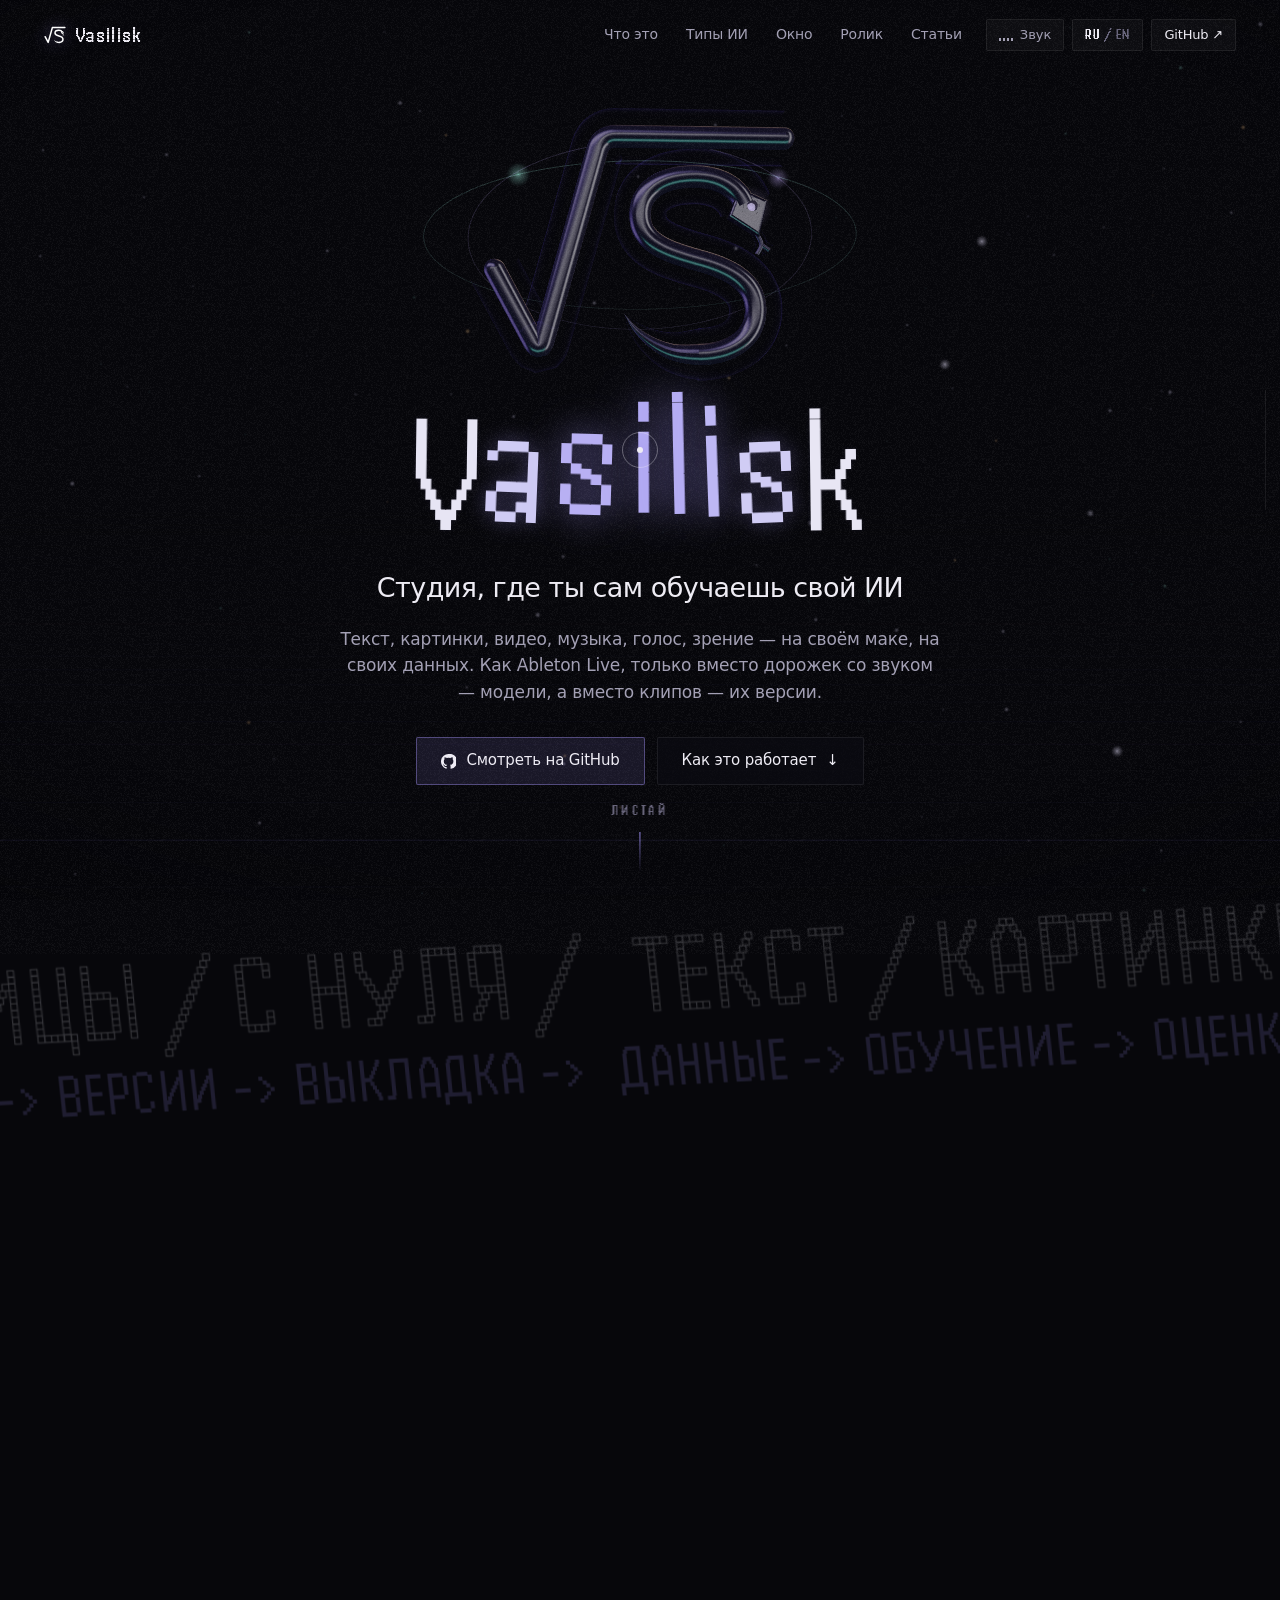
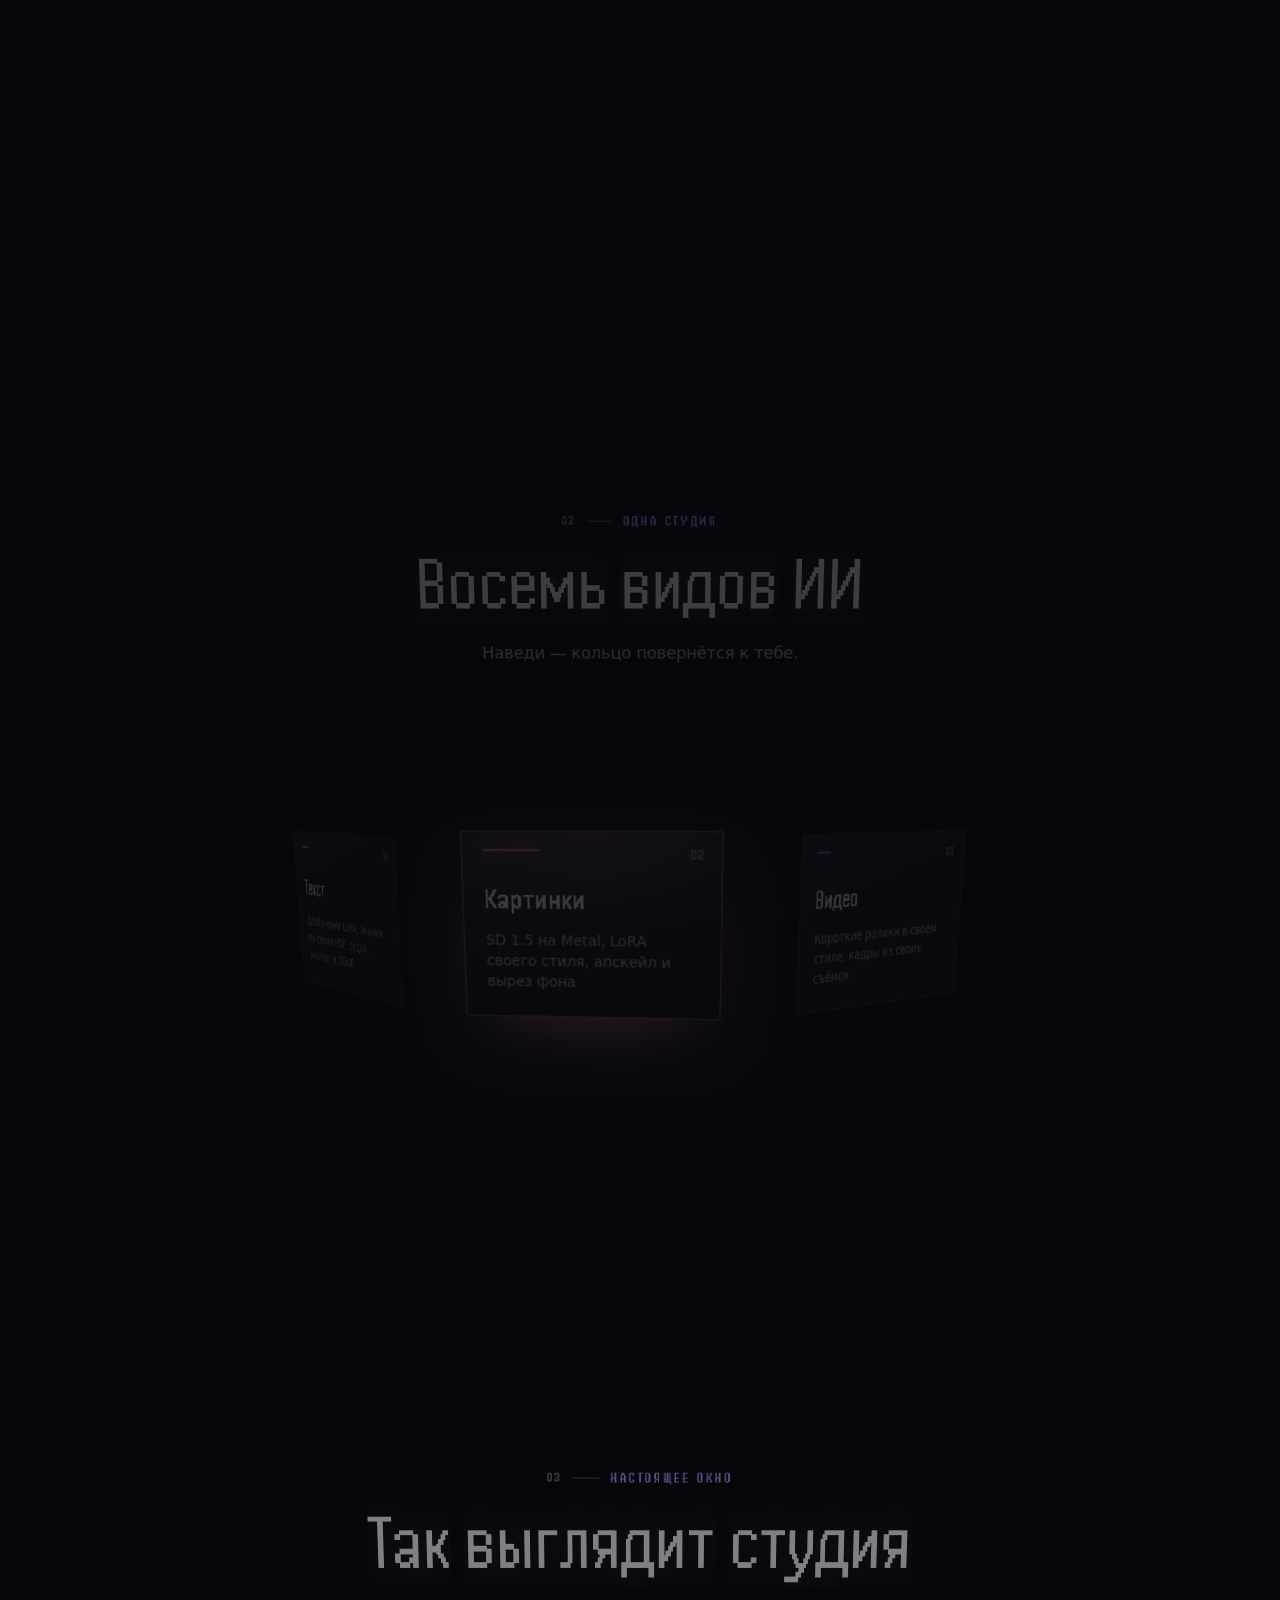
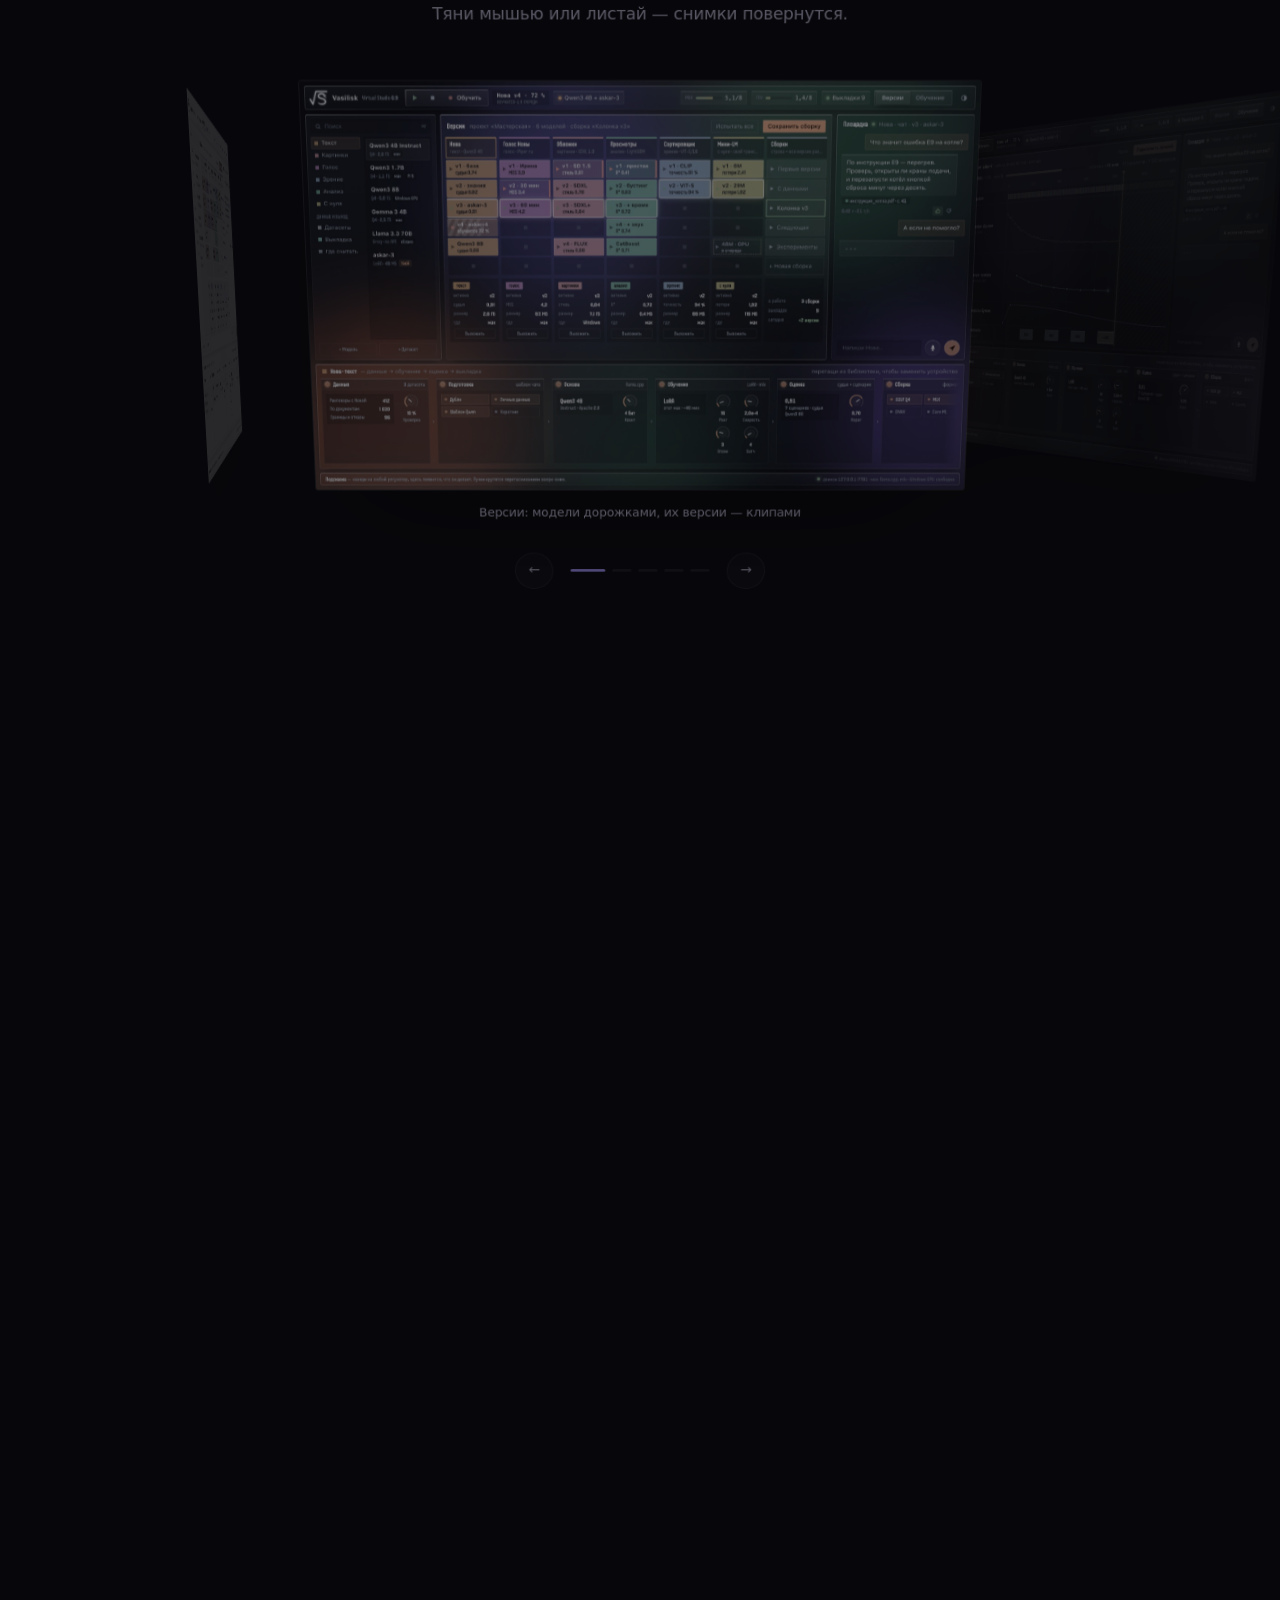
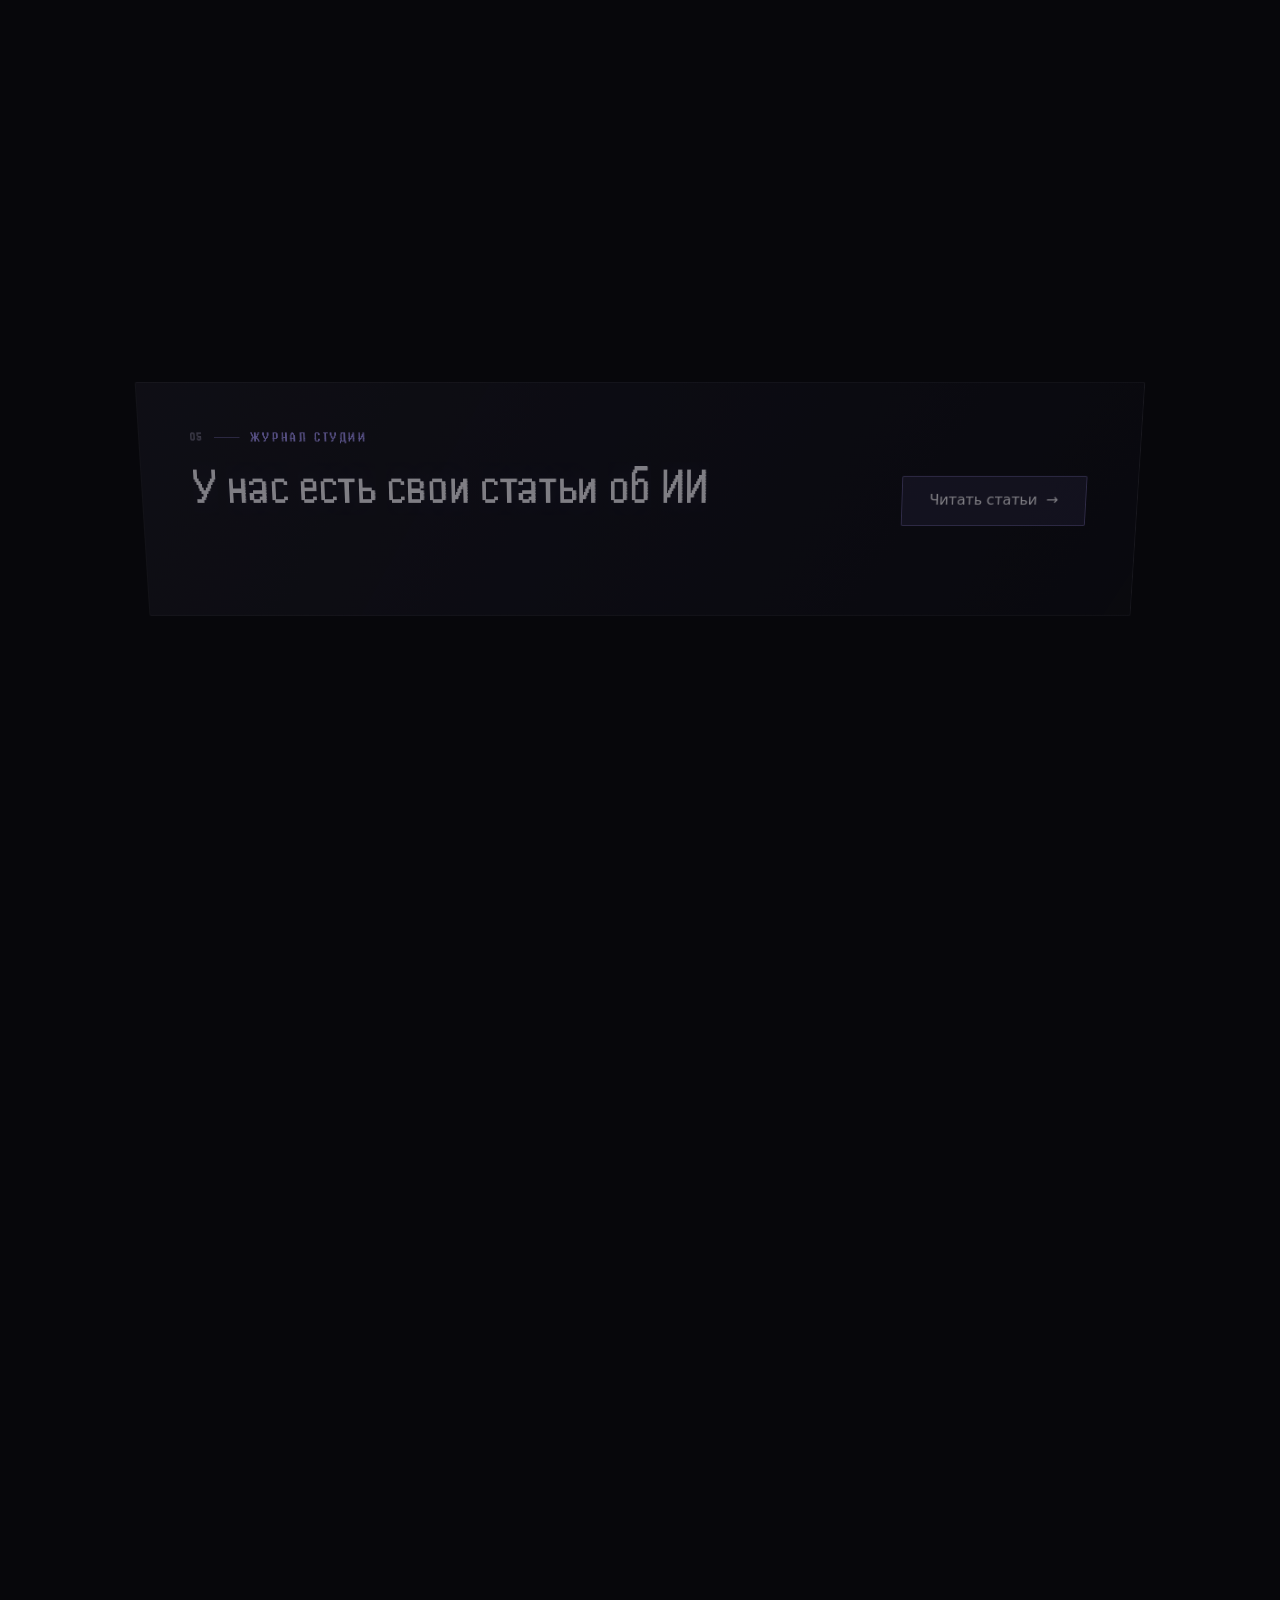
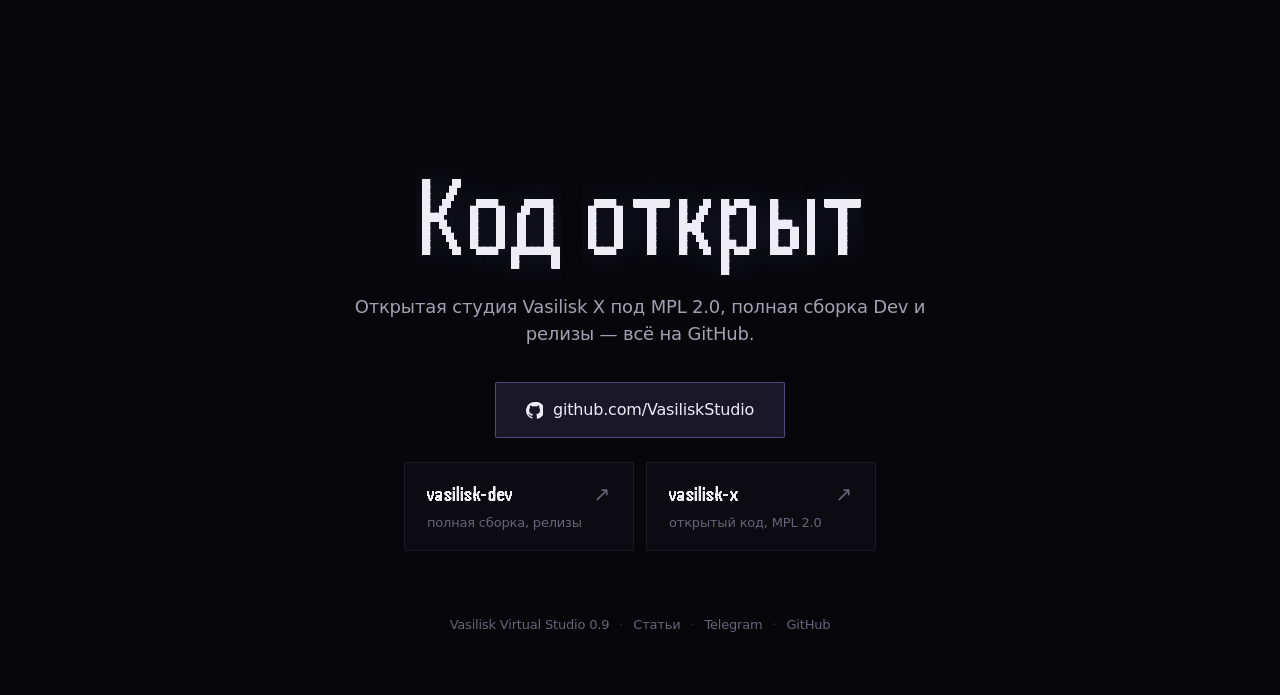
<file: index.html>
<!DOCTYPE html>
<html lang="ru">
<head>
<meta charset="utf-8">
<meta name="viewport" content="width=device-width, initial-scale=1, viewport-fit=cover">
<title>Vasilisk Virtual Studio — студия, где ты сам обучаешь свой ИИ</title>
<meta name="description" content="Vasilisk — настольная студия для macOS, в которой ты сам обучаешь свой ИИ: текст, картинки, видео, музыка, голос, зрение. Как Ableton Live, только вместо дорожек со звуком — модели. Бесплатная сборка Dev и открытая версия X — на GitHub.">
<meta name="theme-color" content="#07070b">
<link rel="canonical" href="https://vasiliskstudio.github.io/">
<link rel="alternate" hreflang="ru" href="https://vasiliskstudio.github.io/">
<link rel="alternate" hreflang="en" href="https://vasiliskstudio.github.io/en/">
<link rel="alternate" hreflang="x-default" href="https://vasiliskstudio.github.io/en/">
<meta property="og:type" content="website">
<meta property="og:site_name" content="Vasilisk Virtual Studio">
<meta property="og:title" content="Vasilisk Virtual Studio — студия, где ты сам обучаешь свой ИИ">
<meta property="og:description" content="Текст, картинки, видео, музыка, голос, зрение — на своём маке, на своих данных. Как Ableton Live, только вместо дорожек — модели.">
<meta property="og:url" content="https://vasiliskstudio.github.io/">
<meta property="og:image" content="https://vasiliskstudio.github.io/assets/og.jpg">
<meta property="og:image:width" content="1200">
<meta property="og:image:height" content="630">
<meta property="og:image:alt" content="Vasilisk Virtual Studio">
<meta property="og:locale" content="ru_RU">
<meta property="og:locale:alternate" content="en_US">
<meta name="twitter:card" content="summary_large_image">
<link rel="icon" href="assets/favicon.svg" type="image/svg+xml">
<link rel="icon" href="assets/favicon-96.png" type="image/png" sizes="96x96">
<link rel="icon" href="favicon.ico" sizes="48x48">
<link rel="apple-touch-icon" href="assets/apple-touch-icon.png">
<script type="application/ld+json">
{
  "@context": "https://schema.org",
  "@type": "SoftwareApplication",
  "name": "Vasilisk Virtual Studio",
  "alternateName": "Vasilisk",
  "operatingSystem": "macOS",
  "applicationCategory": "DeveloperApplication",
  "softwareVersion": "0.9",
  "inLanguage": "ru",
  "description": "Настольная студия для macOS, в которой ты сам обучаешь свой ИИ: текст, картинки, видео, музыка, голос, зрение.",
  "url": "https://vasiliskstudio.github.io/",
  "image": "https://vasiliskstudio.github.io/assets/og.jpg",
  "downloadUrl": "https://github.com/VasiliskStudio/vasilisk-dev/releases",
  "offers": { "@type": "Offer", "price": "0", "priceCurrency": "USD" },
  "sameAs": ["https://github.com/VasiliskStudio", "https://t.me/vasiliskstudio", "https://www.tiktok.com/@vasilisk.studio"]
}
</script>
<link rel="preload" href="assets/handjet-latin.woff2" as="font" type="font/woff2" crossorigin>
<link rel="preload" href="assets/handjet-cyrillic.woff2" as="font" type="font/woff2" crossorigin>
<link rel="stylesheet" href="css/style.css">
</head>
<body>

<canvas id="gl" aria-hidden="true"></canvas>
<div class="vignette" aria-hidden="true"></div>
<div class="grain" aria-hidden="true"></div>
<div class="cursor" aria-hidden="true"><i class="c-dot"></i><i class="c-ring"><span class="c-label"></span></i></div>
<div class="progress" aria-hidden="true"><i></i></div>

<header class="top">
  <a class="brand" href="#hero" data-nav>
    <img src="assets/logo.svg" alt="" class="brand-mark">
    <span class="brand-name">Vasilisk</span>
  </a>
  <nav class="menu">
    <a href="#what" data-nav data-i18n="nav.what">Что это</a>
    <a href="#types" data-nav data-i18n="nav.types">Типы ИИ</a>
    <a href="#shots" data-nav data-i18n="nav.shots">Окно</a>
    <a href="#film" data-nav data-i18n="nav.film">Ролик</a>
    <a href="articles/" data-local data-i18n="nav.articles">Статьи</a>
  </nav>
  <div class="top-right">
    <button class="chip" id="sound" aria-pressed="false" data-magnet>
      <span class="eq"><i></i><i></i><i></i><i></i></span>
      <span data-i18n="ui.sound">Звук</span>
    </button>
    <button class="chip lang" id="lang" data-magnet><span class="on">RU</span><span class="sep">/</span><span class="off">EN</span></button>
    <a class="chip ghost hide-s" href="https://github.com/VasiliskStudio" target="_blank" rel="noopener" data-magnet>GitHub ↗</a>
  </div>
</header>

<main>

  <!-- 1 — hero -->
  <section class="sec hero" id="hero">
    <div class="stage hero-inner">
      <div class="logo-slot" data-slot="hero">
        <svg class="logo-draw" viewBox="4 4 116 94" aria-label="Vasilisk">
          <mask id="eye" maskUnits="userSpaceOnUse" x="-30" y="-30" width="180" height="160">
            <rect x="-30" y="-30" width="180" height="160" fill="#fff"/>
            <circle cx="102.2" cy="36.9" r="1.9" fill="#000"/>
          </mask>
          <g mask="url(#eye)" fill="none" stroke="currentColor" stroke-linecap="round" stroke-linejoin="round">
            <path class="p1" d="M10 60 L26 90 L48 12 L114 12" stroke-width="8"/>
            <path class="p2" d="M100 36 C97 29 90 26 82 26 C70 26 62 31 62 40 C62 50 72 53 83 56 C95 59 104 64 104 74 C104 84 95 90 83 90" stroke-width="8"/>
            <path class="p3" d="M98.3 31.8 L106.5 35.4 L104.3 46.1 L95.1 40.2 Z" stroke-width="2.6"/>
            <path class="p4" d="M104.3 46.1 L106 50.2 M106 50.2 L104.4 53.8 M106 50.2 L109 52.3" stroke-width="1.7"/>
          </g>
        </svg>
      </div>
      <h1 class="title" aria-label="Vasilisk"><span class="word" data-split>Vasilisk</span></h1>
      <p class="tagline"><span class="mask"><span data-i18n="hero.tagline">Студия, где ты сам обучаешь свой ИИ</span></span></p>
      <p class="lede" data-i18n="hero.lede">Текст, картинки, видео, музыка, голос, зрение — на своём маке, на своих данных. Как Ableton Live, только вместо дорожек со звуком — модели, а вместо клипов — их версии.</p>
      <div class="cta">
        <a class="btn primary" href="https://github.com/VasiliskStudio" target="_blank" rel="noopener" data-magnet>
          <svg viewBox="0 0 16 16" width="15" height="15" aria-hidden="true"><path fill="currentColor" d="M8 0a8 8 0 00-2.5 15.6c.4.1.5-.2.5-.4v-1.4c-2.2.5-2.7-1-2.7-1-.4-.9-.9-1.2-.9-1.2-.7-.5.1-.5.1-.5.8.1 1.2.8 1.2.8.7 1.2 1.9.9 2.4.7.1-.5.3-.9.5-1.1-1.8-.2-3.6-.9-3.6-3.9 0-.9.3-1.6.8-2.1-.1-.2-.4-1 .1-2.1 0 0 .7-.2 2.2.8a7.6 7.6 0 014 0c1.5-1 2.2-.8 2.2-.8.5 1.1.2 1.9.1 2.1.5.5.8 1.2.8 2.1 0 3-1.8 3.7-3.6 3.9.3.3.6.8.6 1.6v2.3c0 .2.1.5.5.4A8 8 0 008 0z"/></svg>
          <span data-i18n="hero.github">Смотреть на GitHub</span>
        </a>
        <a class="btn" href="#what" data-nav data-magnet><span data-i18n="hero.more">Как это работает</span><i class="arr">↓</i></a>
      </div>
    </div>
    <div class="scroll-hint" aria-hidden="true"><span data-i18n="ui.scroll">листай</span><i></i></div>
  </section>

  <!-- бегущая строка -->
  <div class="band" aria-hidden="true">
    <div class="band-row r1"><div class="band-track" data-i18n="band.a">ТЕКСТ / КАРТИНКИ / ВИДЕО / МУЗЫКА / ГОЛОС / ЗРЕНИЕ / ТАБЛИЦЫ / С НУЛЯ /&nbsp;</div></div>
    <div class="band-row r2"><div class="band-track" data-i18n="band.b">ДАННЫЕ -&gt; ОБУЧЕНИЕ -&gt; ОЦЕНКА -&gt; ВЕРСИИ -&gt; ВЫКЛАДКА -&gt;&nbsp;</div></div>
  </div>

  <!-- 2 — что это -->
  <section class="sec what" id="what">
    <div class="stage what-grid">
      <div class="col">
        <p class="kicker"><span class="num">01</span><span data-i18n="what.kicker">Настольная программа · macOS</span></p>
        <h2 data-i18n="what.h">Полный путь модели — в одном окне</h2>
        <p class="big" data-i18n="what.p">Данные, обучение, оценка, версии, выкладка. Ничего не уезжает в облако, если ты сам этого не захотел: модель живёт на твоём маке, учится на твоих примерах и отвечает, пока нет интернета.</p>
        <ul class="steps">
          <li data-magnet-soft><i class="sw" style="--c:#c98f5a"></i><b data-i18n="what.s1b">Дорожка</b><span data-i18n="what.s1">модель любого типа</span></li>
          <li data-magnet-soft><i class="sw" style="--c:#c56b9a"></i><b data-i18n="what.s2b">Клип</b><span data-i18n="what.s2">её обученная версия с оценкой</span></li>
          <li data-magnet-soft><i class="sw" style="--c:#5ec0a8"></i><b data-i18n="what.s3b">Эффекты</b><span data-i18n="what.s3">меняют ответ без обучения</span></li>
          <li data-magnet-soft><i class="sw" style="--c:#8f7fd6"></i><b data-i18n="what.s4b">Сборка</b><span data-i18n="what.s4">набор версий, включается разом</span></li>
        </ul>
      </div>
      <div class="facts">
        <div class="fact"><b data-count="8">8</b><span data-i18n="what.f1">типов моделей</span></div>
        <div class="fact"><b class="plain" data-i18n="what.f2b">0&nbsp;₽</b><span data-i18n="what.f2">за обучение на своём маке</span></div>
        <div class="fact"><b>∞</b><span data-i18n="what.f3">версий, любую можно откатить</span></div>
      </div>
    </div>
  </section>

  <!-- 3 — типы ИИ -->
  <section class="sec types" id="types">
    <div class="stage">
      <header class="sec-head">
        <p class="kicker"><span class="num">02</span><span data-i18n="types.kicker">Одна студия</span></p>
        <h2 data-i18n="types.h">Восемь видов ИИ</h2>
        <p class="sub" data-i18n="types.sub">Наведи — кольцо повернётся к тебе.</p>
      </header>
      <div class="ring-wrap">
        <div class="ring" id="ring">
          <button class="type" style="--c:#c98f5a"><span class="tn">01</span>
            <b data-i18n="t.text">Текст</b><em data-i18n="t.text.d">Дообучение LoRA, знания по своим PDF, судья, экспорт в GGUF</em></button>
          <button class="type" style="--c:#c56b9a"><span class="tn">02</span>
            <b data-i18n="t.img">Картинки</b><em data-i18n="t.img.d">SD 1.5 на Metal, LoRA своего стиля, апскейл и вырез фона</em></button>
          <button class="type" style="--c:#7f6bd0"><span class="tn">03</span>
            <b data-i18n="t.video">Видео</b><em data-i18n="t.video.d">Короткие ролики в своём стиле, кадры из своих съёмок</em></button>
          <button class="type" style="--c:#5aa0c9"><span class="tn">04</span>
            <b data-i18n="t.music">Музыка</b><em data-i18n="t.music.d">MusicGen: трек с нуля или продолжение своего звука</em></button>
          <button class="type" style="--c:#8f7fd6"><span class="tn">05</span>
            <b data-i18n="t.voice">Голос</b><em data-i18n="t.voice.d">Слух, речь, слово-пробуждение — связкой в одного ассистента</em></button>
          <button class="type" style="--c:#5ec0a8"><span class="tn">06</span>
            <b data-i18n="t.vision">Зрение</b><em data-i18n="t.vision.d">Классификатор на своих фото, порог «не знаю», Core ML</em></button>
          <button class="type" style="--c:#6ec98f"><span class="tn">07</span>
            <b data-i18n="t.tab">Таблицы</b><em data-i18n="t.tab.d">Бустинг и линейные модели, прогноз и «что влияет»</em></button>
          <button class="type" style="--c:#c9b45a"><span class="tn">08</span>
            <b data-i18n="t.scratch">С нуля</b><em data-i18n="t.scratch.d">Свой словарь и свой трансформер — от первого токена</em></button>
        </div>
      </div>
    </div>
  </section>

  <!-- 4 — снимки -->
  <section class="sec shots" id="shots">
    <div class="stage">
      <header class="sec-head">
        <p class="kicker"><span class="num">03</span><span data-i18n="shots.kicker">Настоящее окно</span></p>
        <h2 data-i18n="shots.h">Так выглядит студия</h2>
        <p class="sub" data-i18n="shots.sub">Тяни мышью или листай — снимки повернутся.</p>
      </header>
      <div class="deck" id="deck" data-cursor="drag">
        <figure class="card"><img src="assets/shots/1-tyomnaya-versii.jpg" alt="Окно Vasilisk: версии" draggable="false"><figcaption data-i18n="shots.c1">Версии: модели дорожками, их версии — клипами</figcaption></figure>
        <figure class="card"><img src="assets/shots/2-tyomnaya-obuchenie.jpg" alt="Окно Vasilisk: обучение" draggable="false"><figcaption data-i18n="shots.c2">Обучение: живые кривые, чекпоинты, лучшая точка</figcaption></figure>
        <figure class="card"><img src="assets/shots/7-tyomnaya-kartinki.jpg" alt="Окно Vasilisk: картинки" draggable="false"><figcaption data-i18n="shots.c3">Картинки: сетка попыток, что в датасет, что в мусор</figcaption></figure>
        <figure class="card"><img src="assets/shots/5-svetlaya.jpg" alt="Окно Vasilisk: светлая тема" draggable="false"><figcaption data-i18n="shots.c4">Светлая тема</figcaption></figure>
        <figure class="card"><img src="assets/shots/3-belaya-versii.jpg" alt="Окно Vasilisk: белая тема" draggable="false"><figcaption data-i18n="shots.c5">Белая тема</figcaption></figure>
      </div>
      <div class="deck-nav">
        <button class="round" id="prev" aria-label="Назад" data-magnet>←</button>
        <div class="dots" id="dots"></div>
        <button class="round" id="next" aria-label="Вперёд" data-magnet>→</button>
      </div>
    </div>
  </section>

  <!-- 5 — ролик -->
  <section class="sec film" id="film">
    <div class="stage">
      <header class="sec-head">
        <p class="kicker"><span class="num">04</span><span data-i18n="film.kicker">Промо</span></p>
        <h2 data-i18n="film.h">Тридцать секунд про Vasilisk</h2>
        <p class="sub" data-i18n="film.sub">Наведи — пойдёт превью без звука. Нажми — смотреть целиком.</p>
      </header>
      <div class="screen" id="screen" data-cursor="play">
        <video id="promo" poster="assets/promo-poster.jpg" playsinline muted loop preload="metadata">
          <source src="assets/promo.mp4" type="video/mp4">
        </video>
        <button class="play" id="play" aria-label="Смотреть"><i></i></button>
        <div class="screen-bar"><i id="bar"></i></div>
      </div>
    </div>
  </section>

  <!-- 6 — статьи: короткий блок со ссылкой на раздел articles/ -->
  <section class="sec read" id="read">
    <div class="stage read-inner">
      <div class="read-text">
        <p class="kicker"><span class="num">05</span><span data-i18n="read.kicker">Журнал студии</span></p>
        <h2 data-i18n="read.h">У нас есть свои статьи об ИИ</h2>
        <p class="sub" data-i18n="read.sub">Разбираем вирусные ролики и научные работы: что правда, что преувеличено и что из этого мы пробуем в Vasilisk.</p>
      </div>
      <a class="btn primary big-btn read-btn" href="articles/" data-local data-magnet><span data-i18n="read.btn">Читать статьи</span><i class="arr r">→</i></a>
    </div>
  </section>

  <!-- 6½ — скоро в Dev 0.9.1: то, что готово в коде, но ещё не выпущено -->
  <section class="sec soon" id="soon">
    <div class="stage">
      <header class="sec-head">
        <p class="kicker"><span class="num">06</span><span data-i18n="soon.kicker">Скоро в Dev 0.9.1</span></p>
        <h2 data-i18n="soon.h">ИИ, который спит и помнит</h2>
        <p class="sub" data-i18n="soon.sub">Готово в коде, проверяем перед выпуском. Как это работает и что получилось в опытах, рассказываем в статьях.</p>
      </header>
      <ul class="steps soon-list">
        <li style="--c:#9d8ff0"><i class="sw"></i><b data-i18n="soon.sleep">Сон</b><span data-i18n="soon.sleep.d">Ночью модель переносит разговоры дня в новый слой и не забывает старое. Утром проверяет себя и показывает, что выучила.</span></li>
        <li style="--c:#5ec0a8"><i class="sw"></i><b data-i18n="soon.chat">Чат</b><span data-i18n="soon.chat.d">Отдельный экран для разговора с моделью. Днём общаешься, ночью она засыпает сама по расписанию.</span></li>
        <li style="--c:#c98f5a"><i class="sw"></i><b>.vsk</b><span data-i18n="soon.vsk.d">Свой файл модели: ночи отдельными слоями, дневник, порог «не знаю», характер и параметры ответа. Любую ночь можно забыть даже после переноса на другой мак.</span></li>
      </ul>
    </div>
  </section>

  <!-- 7 — финал -->
  <section class="sec end" id="end">
    <div class="stage end-inner">
      <div class="end-slot" data-slot="end"><img src="assets/logo.svg" alt="" class="end-mark"></div>
      <h2 class="end-h" data-i18n="end.h">Код открыт</h2>
      <p class="sub" data-i18n="end.sub">Открытая студия Vasilisk X под MPL 2.0, полная сборка Dev и релизы — всё на GitHub.</p>
      <a class="btn primary big-btn" href="https://github.com/VasiliskStudio" target="_blank" rel="noopener" data-magnet>
        <svg viewBox="0 0 16 16" width="17" height="17" aria-hidden="true"><path fill="currentColor" d="M8 0a8 8 0 00-2.5 15.6c.4.1.5-.2.5-.4v-1.4c-2.2.5-2.7-1-2.7-1-.4-.9-.9-1.2-.9-1.2-.7-.5.1-.5.1-.5.8.1 1.2.8 1.2.8.7 1.2 1.9.9 2.4.7.1-.5.3-.9.5-1.1-1.8-.2-3.6-.9-3.6-3.9 0-.9.3-1.6.8-2.1-.1-.2-.4-1 .1-2.1 0 0 .7-.2 2.2.8a7.6 7.6 0 014 0c1.5-1 2.2-.8 2.2-.8.5 1.1.2 1.9.1 2.1.5.5.8 1.2.8 2.1 0 3-1.8 3.7-3.6 3.9.3.3.6.8.6 1.6v2.3c0 .2.1.5.5.4A8 8 0 008 0z"/></svg>
        github.com/VasiliskStudio
      </a>
      <div class="repos">
        <a class="repo" href="https://github.com/VasiliskStudio/vasilisk-dev" target="_blank" rel="noopener" data-tilt><b>vasilisk-dev <i>↗</i></b><span data-i18n="end.r1">полная сборка, релизы</span></a>
        <a class="repo" href="https://github.com/VasiliskStudio/vasilisk-x" target="_blank" rel="noopener" data-tilt><b>vasilisk-x <i>↗</i></b><span data-i18n="end.r2">открытый код, MPL 2.0</span></a>
      </div>
      <footer class="foot">
        <span>Vasilisk Virtual Studio 0.9</span>
        <span class="dot">·</span>
        <a href="articles/" data-local data-i18n="nav.articles">Статьи</a>
        <span class="dot">·</span>
        <a href="https://t.me/vasiliskstudio" target="_blank" rel="noopener">Telegram</a>
        <span class="dot">·</span>
        <a href="https://github.com/VasiliskStudio" target="_blank" rel="noopener">GitHub</a>
      </footer>
    </div>
  </section>

</main>

<script type="module" src="js/scene.js"></script>
<script type="module" src="js/app.js"></script>
</body>
</html>
</file>
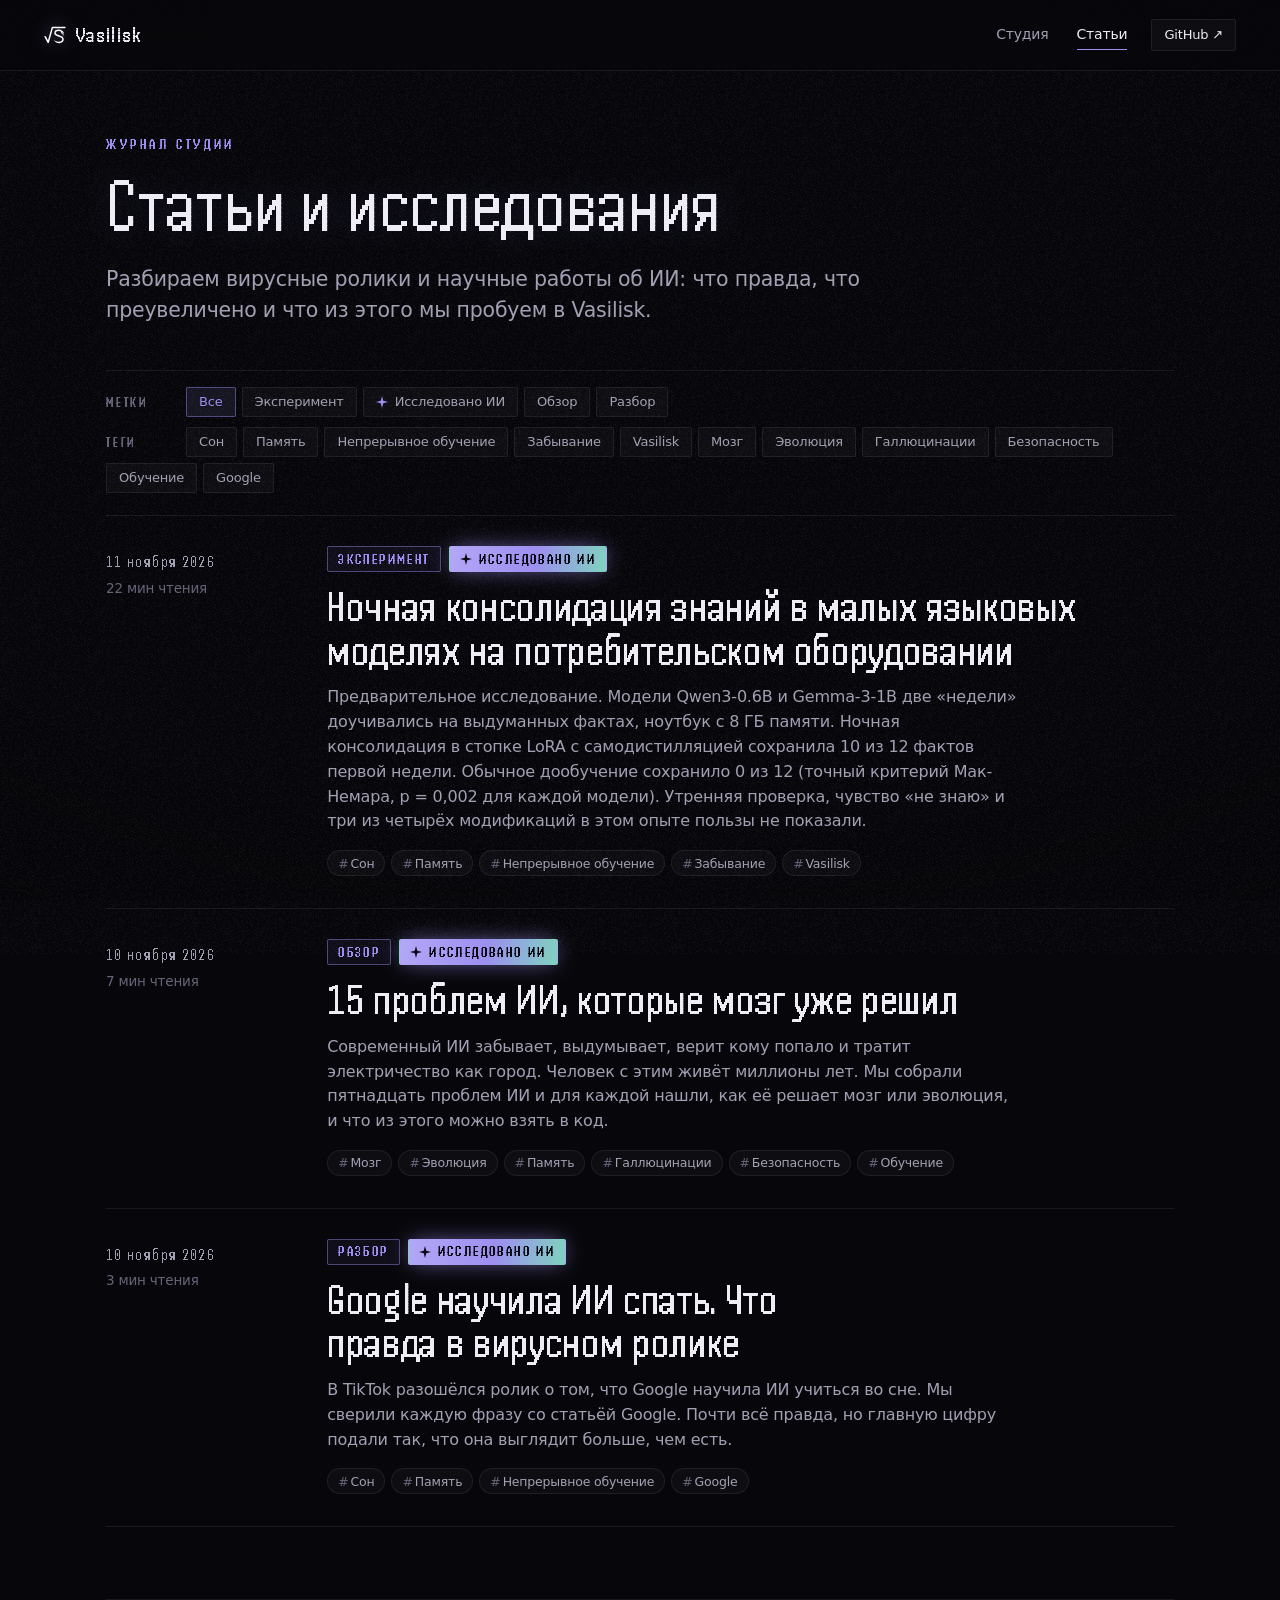
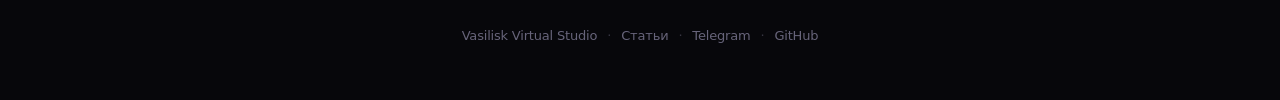
<file: articles/index.html>
<!DOCTYPE html>
<html lang="ru">
<head>
<meta charset="utf-8">
<meta name="viewport" content="width=device-width, initial-scale=1, viewport-fit=cover">
<title>Статьи и исследования об ИИ — Vasilisk</title>
<meta name="description" content="Статьи и исследования студии Vasilisk об ИИ: разборы вирусных роликов и научных работ, обзоры, опыты на обычном маке.">
<meta name="theme-color" content="#07070b">
<meta name="generator" content="vasilisk-articles">
<link rel="canonical" href="https://vasiliskstudio.github.io/articles/">
<meta property="og:type" content="website">
<meta property="og:site_name" content="Vasilisk Virtual Studio">
<meta property="og:title" content="Статьи и исследования об ИИ — Vasilisk">
<meta property="og:description" content="Статьи и исследования студии Vasilisk об ИИ: разборы вирусных роликов и научных работ, обзоры, опыты на обычном маке.">
<meta property="og:url" content="https://vasiliskstudio.github.io/articles/">
<meta property="og:image" content="https://vasiliskstudio.github.io/assets/og.jpg">
<meta property="og:image:width" content="1200">
<meta property="og:image:height" content="630">
<meta property="og:image:alt" content="Vasilisk Virtual Studio">
<meta property="og:locale" content="ru_RU">
<meta name="twitter:card" content="summary_large_image">
<link rel="icon" href="../assets/favicon.svg" type="image/svg+xml">
<link rel="icon" href="../assets/favicon-96.png" type="image/png" sizes="96x96">
<link rel="icon" href="../favicon.ico" sizes="48x48">
<link rel="apple-touch-icon" href="../assets/apple-touch-icon.png">
<script type="application/ld+json">
{
  "@context": "https://schema.org",
  "@type": "CollectionPage",
  "name": "Статьи и исследования — Vasilisk",
  "description": "Статьи и исследования студии Vasilisk об ИИ: разборы вирусных роликов и научных работ, обзоры, опыты на обычном маке.",
  "inLanguage": "ru",
  "url": "https://vasiliskstudio.github.io/articles/",
  "mainEntity": {
    "@type": "ItemList",
    "itemListElement": [
      {
        "@type": "ListItem",
        "position": 1,
        "url": "https://vasiliskstudio.github.io/articles/son-opyt/",
        "name": "Ночная консолидация знаний в малых языковых моделях на потребительском оборудовании"
      },
      {
        "@type": "ListItem",
        "position": 2,
        "url": "https://vasiliskstudio.github.io/articles/problemy-ii-i-mozg/",
        "name": "15 проблем ИИ, которые мозг уже решил"
      },
      {
        "@type": "ListItem",
        "position": 3,
        "url": "https://vasiliskstudio.github.io/articles/google-son/",
        "name": "Google научила ИИ спать. Что правда в вирусном ролике"
      }
    ]
  }
}
</script>
<link rel="preload" href="../assets/handjet-latin.woff2" as="font" type="font/woff2" crossorigin>
<link rel="preload" href="../assets/handjet-cyrillic.woff2" as="font" type="font/woff2" crossorigin>
<link rel="stylesheet" href="../css/style.css">
<link rel="stylesheet" href="../css/articles.css">
</head>
<body class="a-page">

<div class="vignette" aria-hidden="true"></div>
<div class="grain" aria-hidden="true"></div>
<div class="cursor" aria-hidden="true"><i class="c-dot"></i><i class="c-ring"></i></div>


<header class="top a-top">
  <a class="brand" href="../" aria-label="Vasilisk — на главную">
    <img src="../assets/logo.svg" alt="" class="brand-mark">
    <span class="brand-name">Vasilisk</span>
  </a>
  <nav class="menu a-menu">
    <a href="../">Студия</a>
    <a href="../articles/" class="active" aria-current="page">Статьи</a>
  </nav>
  <div class="top-right">
    <a class="chip ghost hide-s" href="https://github.com/VasiliskStudio" target="_blank" rel="noopener">GitHub ↗</a>
  </div>
</header>

<main class="a-main">
  <header class="a-list-head">
    <p class="kicker"><span>Журнал студии</span></p>
    <h1 class="a-h1">Статьи и исследования</h1>
    <p class="a-lede">Разбираем вирусные ролики и научные работы об ИИ: что правда, что преувеличено и что из этого мы пробуем в Vasilisk.</p>
  </header>
  <div class="filter" id="filter" aria-label="Фильтр статей">
    <div class="f-group"><span class="f-name">Метки</span><a class="chip f-chip on" href="#" data-all>Все</a><a class="chip f-chip" href="#label=%D0%AD%D0%BA%D1%81%D0%BF%D0%B5%D1%80%D0%B8%D0%BC%D0%B5%D0%BD%D1%82" data-label="Эксперимент">Эксперимент</a><a class="chip f-chip f-ai" href="#label=%D0%98%D1%81%D1%81%D0%BB%D0%B5%D0%B4%D0%BE%D0%B2%D0%B0%D0%BD%D0%BE%20%D0%98%D0%98" data-label="Исследовано ИИ"><svg viewBox="0 0 16 16" width="12" height="12" aria-hidden="true"><path fill="currentColor" d="M8 0l1.7 6.3L16 8l-6.3 1.7L8 16l-1.7-6.3L0 8l6.3-1.7z"/></svg>Исследовано ИИ</a><a class="chip f-chip" href="#label=%D0%9E%D0%B1%D0%B7%D0%BE%D1%80" data-label="Обзор">Обзор</a><a class="chip f-chip" href="#label=%D0%A0%D0%B0%D0%B7%D0%B1%D0%BE%D1%80" data-label="Разбор">Разбор</a></div>
    <div class="f-group"><span class="f-name">Теги</span><a class="chip f-chip" href="#tag=%D0%A1%D0%BE%D0%BD" data-tag="Сон">Сон</a><a class="chip f-chip" href="#tag=%D0%9F%D0%B0%D0%BC%D1%8F%D1%82%D1%8C" data-tag="Память">Память</a><a class="chip f-chip" href="#tag=%D0%9D%D0%B5%D0%BF%D1%80%D0%B5%D1%80%D1%8B%D0%B2%D0%BD%D0%BE%D0%B5%20%D0%BE%D0%B1%D1%83%D1%87%D0%B5%D0%BD%D0%B8%D0%B5" data-tag="Непрерывное обучение">Непрерывное обучение</a><a class="chip f-chip" href="#tag=%D0%97%D0%B0%D0%B1%D1%8B%D0%B2%D0%B0%D0%BD%D0%B8%D0%B5" data-tag="Забывание">Забывание</a><a class="chip f-chip" href="#tag=Vasilisk" data-tag="Vasilisk">Vasilisk</a><a class="chip f-chip" href="#tag=%D0%9C%D0%BE%D0%B7%D0%B3" data-tag="Мозг">Мозг</a><a class="chip f-chip" href="#tag=%D0%AD%D0%B2%D0%BE%D0%BB%D1%8E%D1%86%D0%B8%D1%8F" data-tag="Эволюция">Эволюция</a><a class="chip f-chip" href="#tag=%D0%93%D0%B0%D0%BB%D0%BB%D1%8E%D1%86%D0%B8%D0%BD%D0%B0%D1%86%D0%B8%D0%B8" data-tag="Галлюцинации">Галлюцинации</a><a class="chip f-chip" href="#tag=%D0%91%D0%B5%D0%B7%D0%BE%D0%BF%D0%B0%D1%81%D0%BD%D0%BE%D1%81%D1%82%D1%8C" data-tag="Безопасность">Безопасность</a><a class="chip f-chip" href="#tag=%D0%9E%D0%B1%D1%83%D1%87%D0%B5%D0%BD%D0%B8%D0%B5" data-tag="Обучение">Обучение</a><a class="chip f-chip" href="#tag=Google" data-tag="Google">Google</a></div>
  </div>
  <section class="a-list" id="list" aria-label="Статьи">
    <article class="a-row" data-labels="Эксперимент|Исследовано ИИ" data-tags="Сон|Память|Непрерывное обучение|Забывание|Vasilisk">
      <div class="a-side"><p class="a-meta"><time datetime="2026-11-11">11 ноября 2026</time><span class="dot">·</span><span>22 мин чтения</span></p></div>
      <div class="a-body">
        <div class="labels"><span class="label">Эксперимент</span><button type="button" class="label ai" aria-expanded="false" aria-label="Исследовано ИИ: Статью исследовал и написал ИИ, человек выбрал тему и проверил"><svg viewBox="0 0 16 16" width="12" height="12" aria-hidden="true"><path fill="currentColor" d="M8 0l1.7 6.3L16 8l-6.3 1.7L8 16l-1.7-6.3L0 8l6.3-1.7z"/></svg><span>Исследовано ИИ</span><span class="ai-tip" role="tooltip">Статью исследовал и написал ИИ, человек выбрал тему и проверил</span></button></div>
        <h2 class="a-title"><a href="son-opyt/">Ночная консолидация знаний в малых языковых моделях на потребительском оборудовании</a></h2>
        <p class="a-lead">Предварительное исследование. Модели Qwen3-0.6B и Gemma-3-1B две «недели» доучивались на выдуманных фактах, ноутбук с 8 ГБ памяти. Ночная консолидация в стопке LoRA с самодистилляцией сохранила 10 из 12 фактов первой недели. Обычное дообучение сохранило 0 из 12 (точный критерий Мак-Немара, p = 0,002 для каждой модели). Утренняя проверка, чувство «не знаю» и три из четырёх модификаций в этом опыте пользы не показали.</p>
        <div class="tags"><a class="tag" href="#tag=%D0%A1%D0%BE%D0%BD" data-tag="Сон">Сон</a><a class="tag" href="#tag=%D0%9F%D0%B0%D0%BC%D1%8F%D1%82%D1%8C" data-tag="Память">Память</a><a class="tag" href="#tag=%D0%9D%D0%B5%D0%BF%D1%80%D0%B5%D1%80%D1%8B%D0%B2%D0%BD%D0%BE%D0%B5%20%D0%BE%D0%B1%D1%83%D1%87%D0%B5%D0%BD%D0%B8%D0%B5" data-tag="Непрерывное обучение">Непрерывное обучение</a><a class="tag" href="#tag=%D0%97%D0%B0%D0%B1%D1%8B%D0%B2%D0%B0%D0%BD%D0%B8%D0%B5" data-tag="Забывание">Забывание</a><a class="tag" href="#tag=Vasilisk" data-tag="Vasilisk">Vasilisk</a></div>
      </div>
    </article>
    <article class="a-row" data-labels="Обзор|Исследовано ИИ" data-tags="Мозг|Эволюция|Память|Галлюцинации|Безопасность|Обучение">
      <div class="a-side"><p class="a-meta"><time datetime="2026-11-10">10 ноября 2026</time><span class="dot">·</span><span>7 мин чтения</span></p></div>
      <div class="a-body">
        <div class="labels"><span class="label">Обзор</span><button type="button" class="label ai" aria-expanded="false" aria-label="Исследовано ИИ: Статью исследовал и написал ИИ, человек выбрал тему и проверил"><svg viewBox="0 0 16 16" width="12" height="12" aria-hidden="true"><path fill="currentColor" d="M8 0l1.7 6.3L16 8l-6.3 1.7L8 16l-1.7-6.3L0 8l6.3-1.7z"/></svg><span>Исследовано ИИ</span><span class="ai-tip" role="tooltip">Статью исследовал и написал ИИ, человек выбрал тему и проверил</span></button></div>
        <h2 class="a-title"><a href="problemy-ii-i-mozg/">15 проблем ИИ, которые мозг уже решил</a></h2>
        <p class="a-lead">Современный ИИ забывает, выдумывает, верит кому попало и тратит электричество как город. Человек с этим живёт миллионы лет. Мы собрали пятнадцать проблем ИИ и для каждой нашли, как её решает мозг или эволюция, и что из этого можно взять в код.</p>
        <div class="tags"><a class="tag" href="#tag=%D0%9C%D0%BE%D0%B7%D0%B3" data-tag="Мозг">Мозг</a><a class="tag" href="#tag=%D0%AD%D0%B2%D0%BE%D0%BB%D1%8E%D1%86%D0%B8%D1%8F" data-tag="Эволюция">Эволюция</a><a class="tag" href="#tag=%D0%9F%D0%B0%D0%BC%D1%8F%D1%82%D1%8C" data-tag="Память">Память</a><a class="tag" href="#tag=%D0%93%D0%B0%D0%BB%D0%BB%D1%8E%D1%86%D0%B8%D0%BD%D0%B0%D1%86%D0%B8%D0%B8" data-tag="Галлюцинации">Галлюцинации</a><a class="tag" href="#tag=%D0%91%D0%B5%D0%B7%D0%BE%D0%BF%D0%B0%D1%81%D0%BD%D0%BE%D1%81%D1%82%D1%8C" data-tag="Безопасность">Безопасность</a><a class="tag" href="#tag=%D0%9E%D0%B1%D1%83%D1%87%D0%B5%D0%BD%D0%B8%D0%B5" data-tag="Обучение">Обучение</a></div>
      </div>
    </article>
    <article class="a-row" data-labels="Разбор|Исследовано ИИ" data-tags="Сон|Память|Непрерывное обучение|Google">
      <div class="a-side"><p class="a-meta"><time datetime="2026-11-10">10 ноября 2026</time><span class="dot">·</span><span>3 мин чтения</span></p></div>
      <div class="a-body">
        <div class="labels"><span class="label">Разбор</span><button type="button" class="label ai" aria-expanded="false" aria-label="Исследовано ИИ: Статью исследовал и написал ИИ, человек выбрал тему и проверил"><svg viewBox="0 0 16 16" width="12" height="12" aria-hidden="true"><path fill="currentColor" d="M8 0l1.7 6.3L16 8l-6.3 1.7L8 16l-1.7-6.3L0 8l6.3-1.7z"/></svg><span>Исследовано ИИ</span><span class="ai-tip" role="tooltip">Статью исследовал и написал ИИ, человек выбрал тему и проверил</span></button></div>
        <h2 class="a-title"><a href="google-son/">Google научила ИИ спать. Что правда в вирусном ролике</a></h2>
        <p class="a-lead">В TikTok разошёлся ролик о том, что Google научила ИИ учиться во сне. Мы сверили каждую фразу со статьёй Google. Почти всё правда, но главную цифру подали так, что она выглядит больше, чем есть.</p>
        <div class="tags"><a class="tag" href="#tag=%D0%A1%D0%BE%D0%BD" data-tag="Сон">Сон</a><a class="tag" href="#tag=%D0%9F%D0%B0%D0%BC%D1%8F%D1%82%D1%8C" data-tag="Память">Память</a><a class="tag" href="#tag=%D0%9D%D0%B5%D0%BF%D1%80%D0%B5%D1%80%D1%8B%D0%B2%D0%BD%D0%BE%D0%B5%20%D0%BE%D0%B1%D1%83%D1%87%D0%B5%D0%BD%D0%B8%D0%B5" data-tag="Непрерывное обучение">Непрерывное обучение</a><a class="tag" href="#tag=Google" data-tag="Google">Google</a></div>
      </div>
    </article>
    <p class="a-empty" id="empty" hidden>По этому фильтру статей пока нет. <a href="#">Показать все</a></p>
  </section>

  <footer class="foot">
    <a href="../">Vasilisk Virtual Studio</a>
    <span class="dot">·</span>
    <a href="../articles/">Статьи</a>
    <span class="dot">·</span>
    <a href="https://t.me/vasiliskstudio" target="_blank" rel="noopener">Telegram</a>
    <span class="dot">·</span>
    <a href="https://github.com/VasiliskStudio" target="_blank" rel="noopener">GitHub</a>
  </footer>
</main>

<script src="../js/articles.js" defer></script>
</body>
</html>
</file>
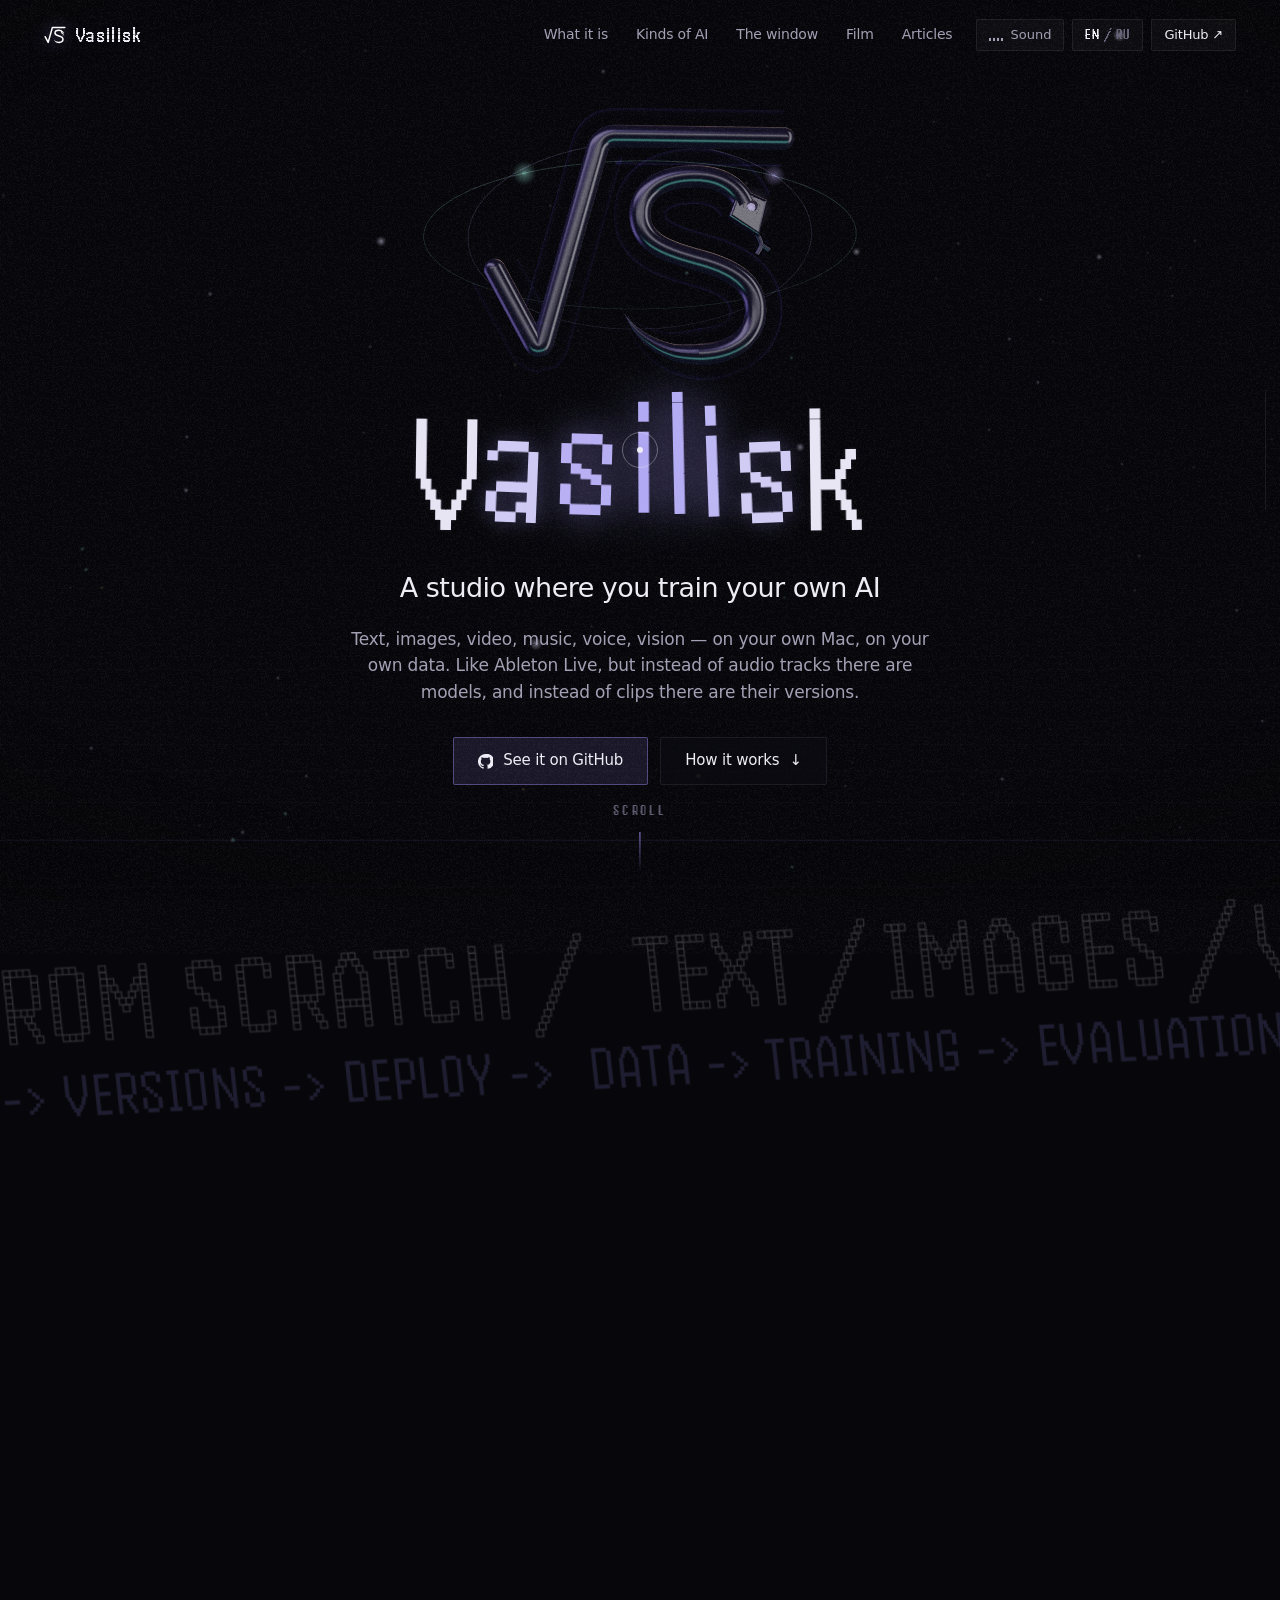
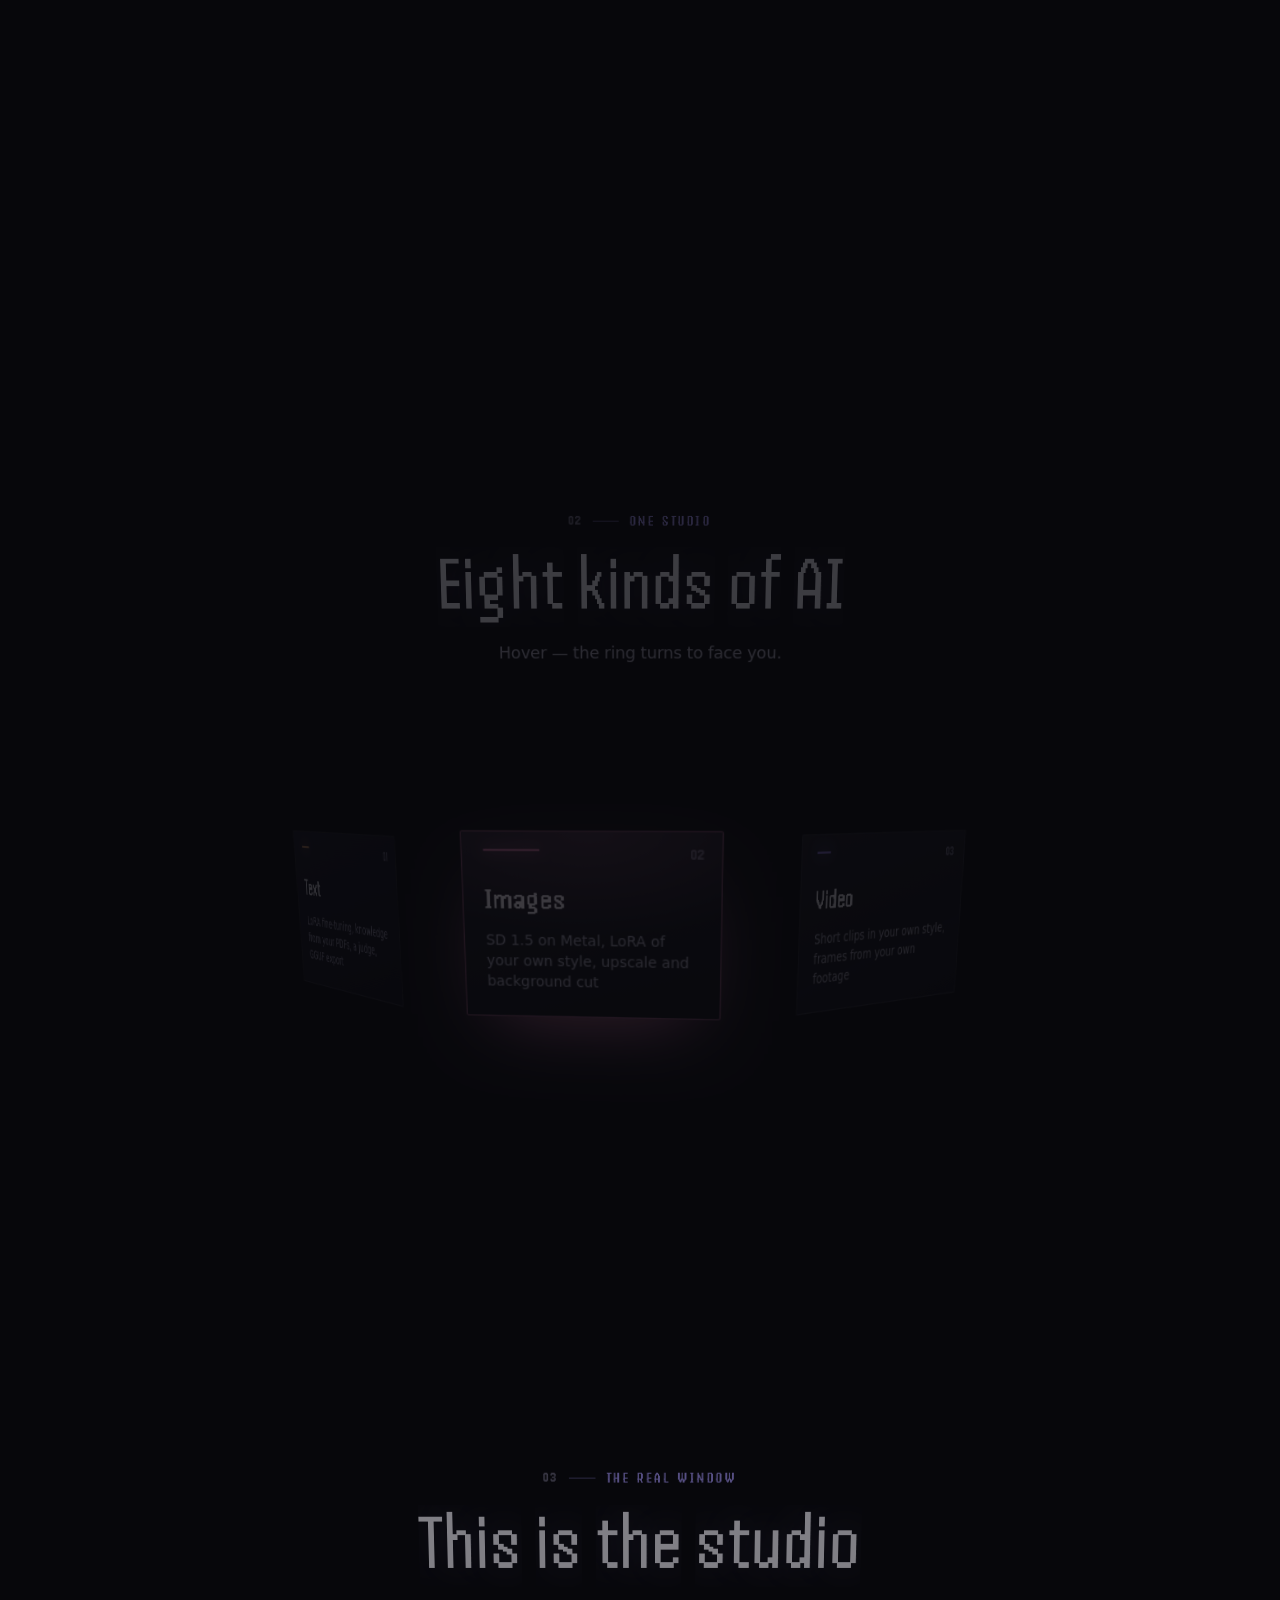
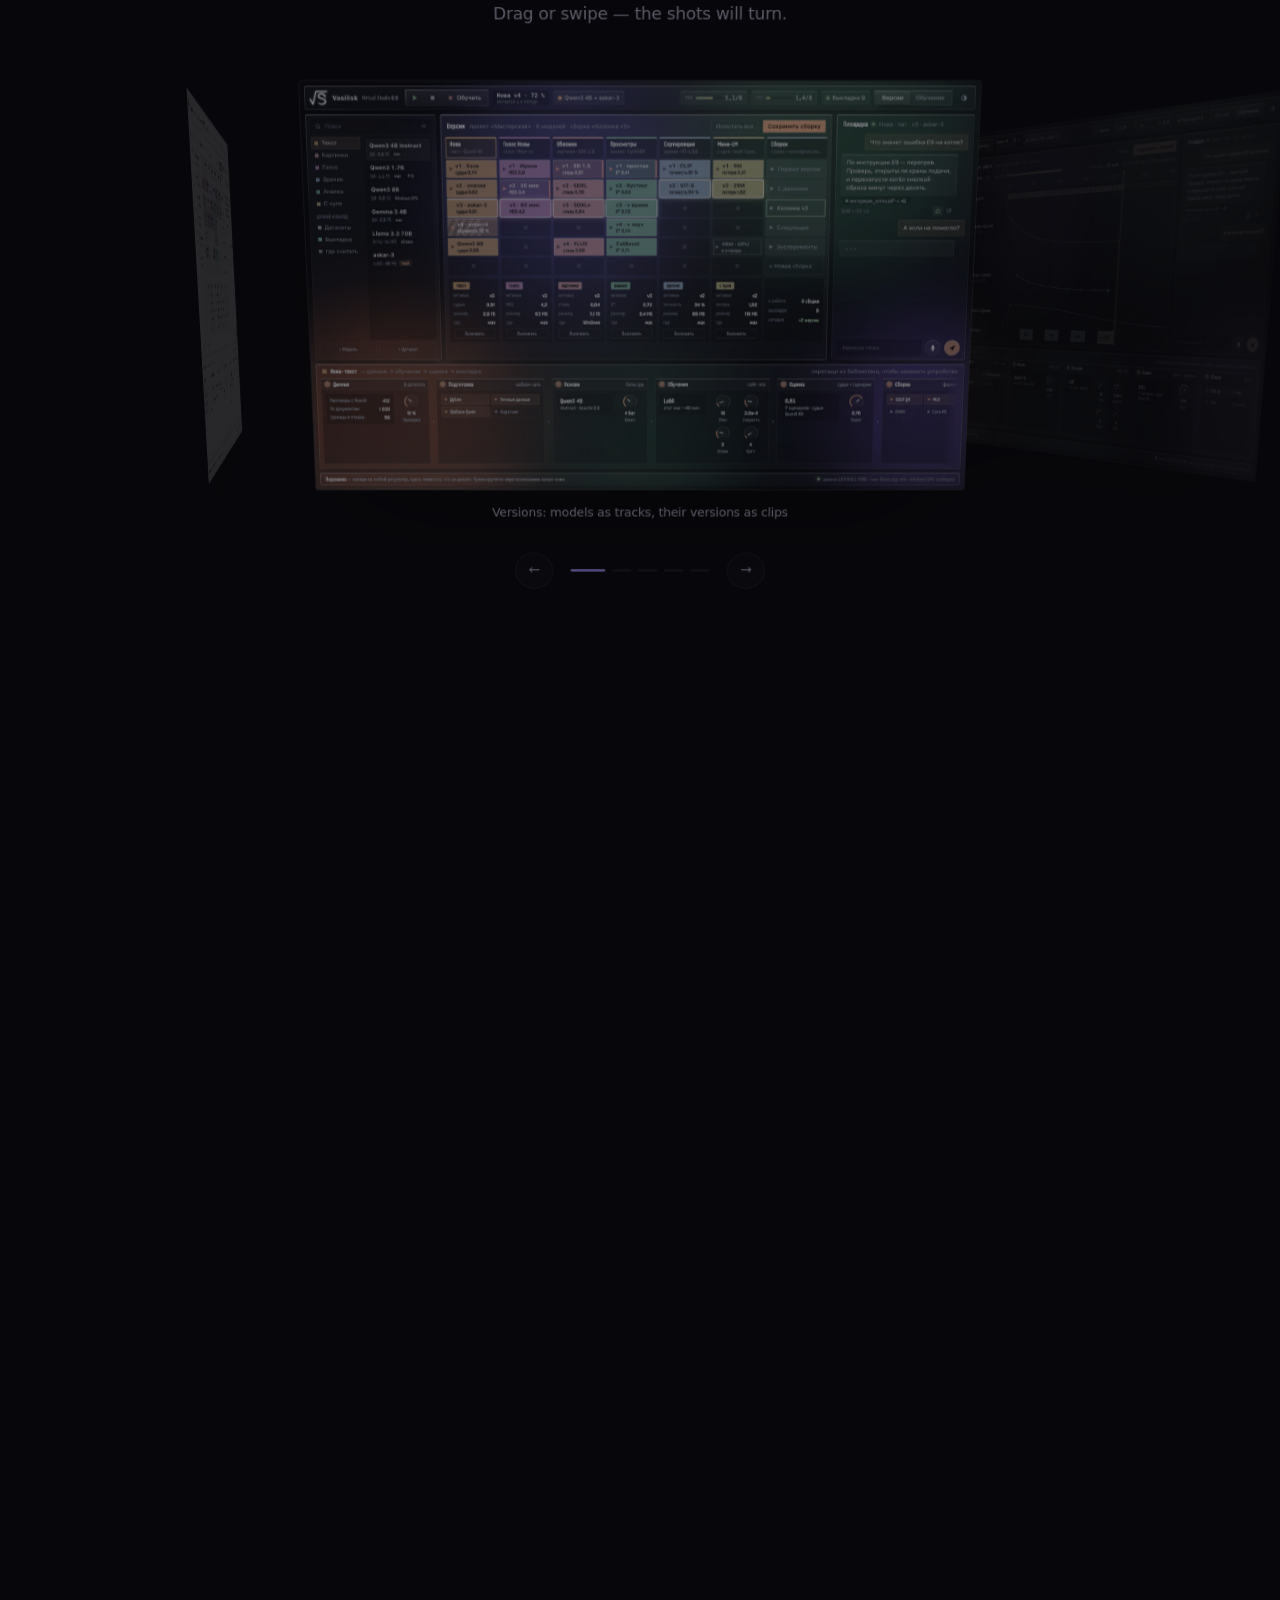
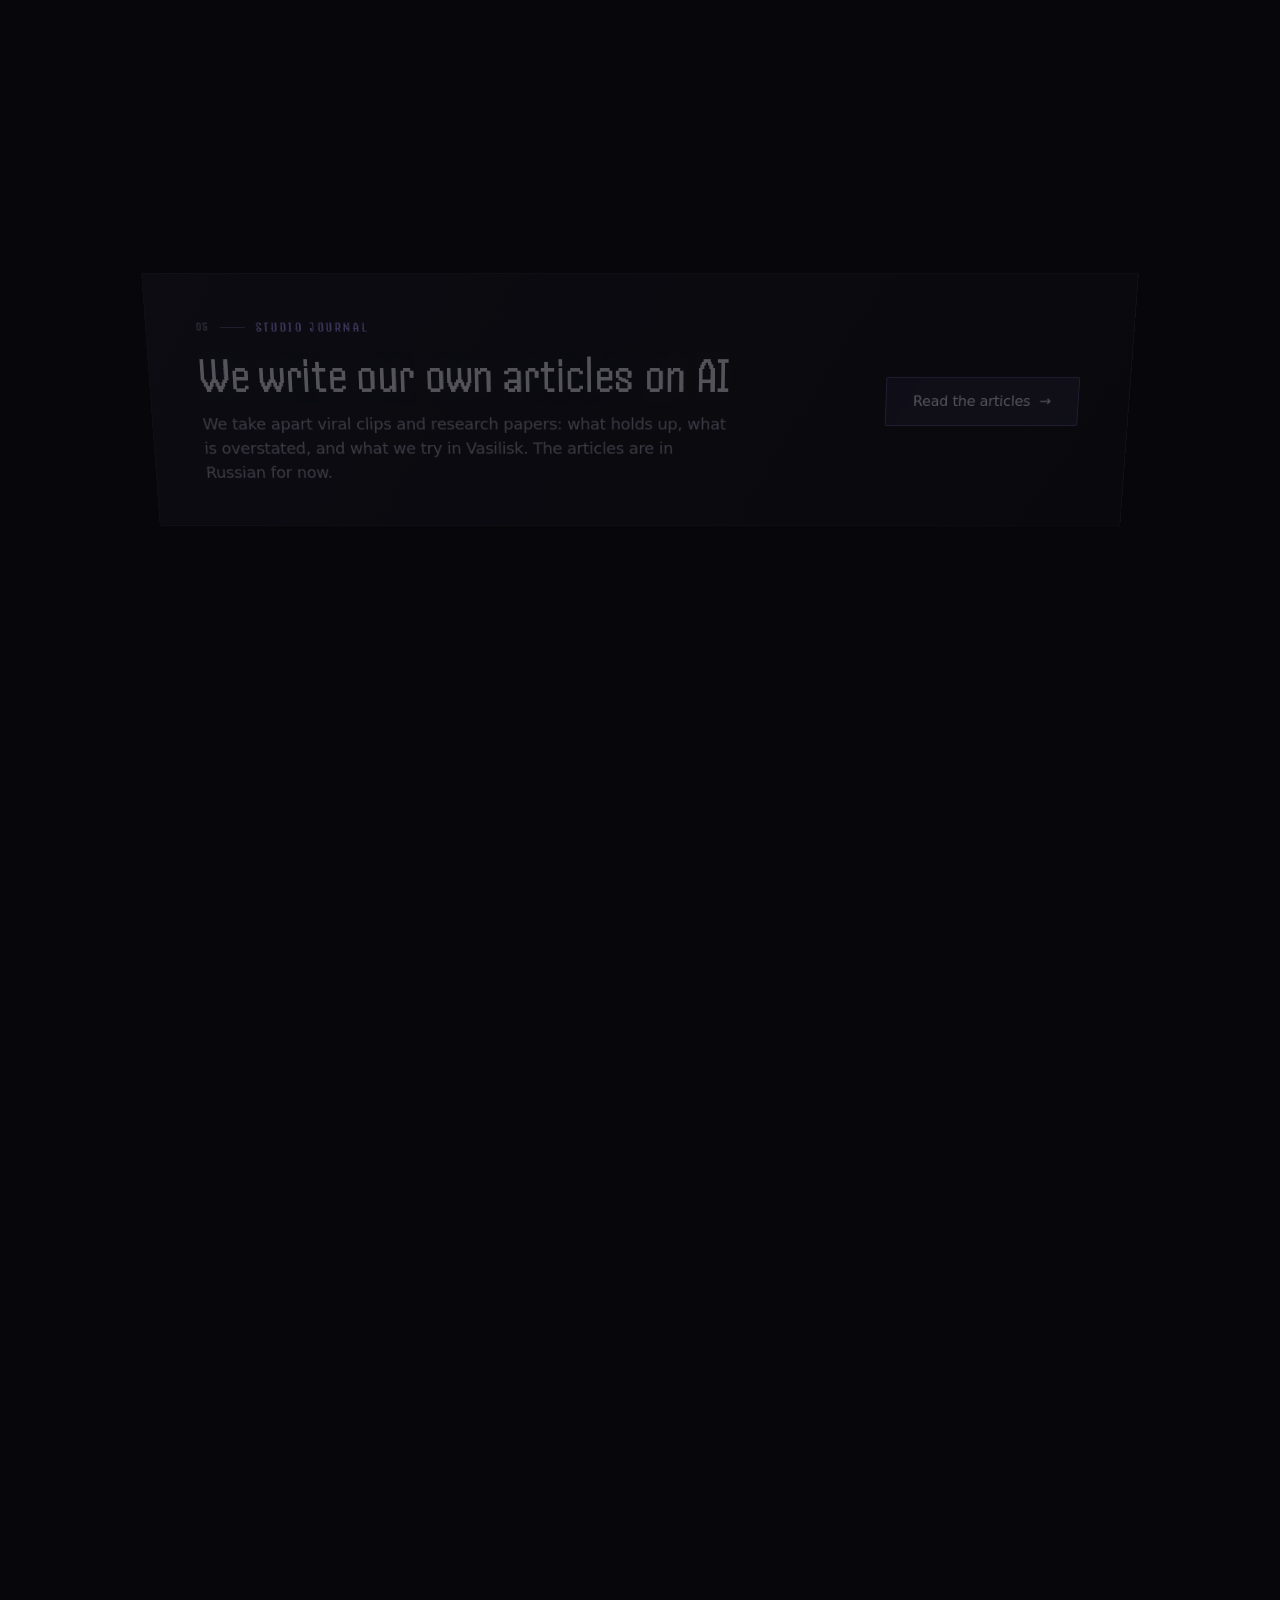
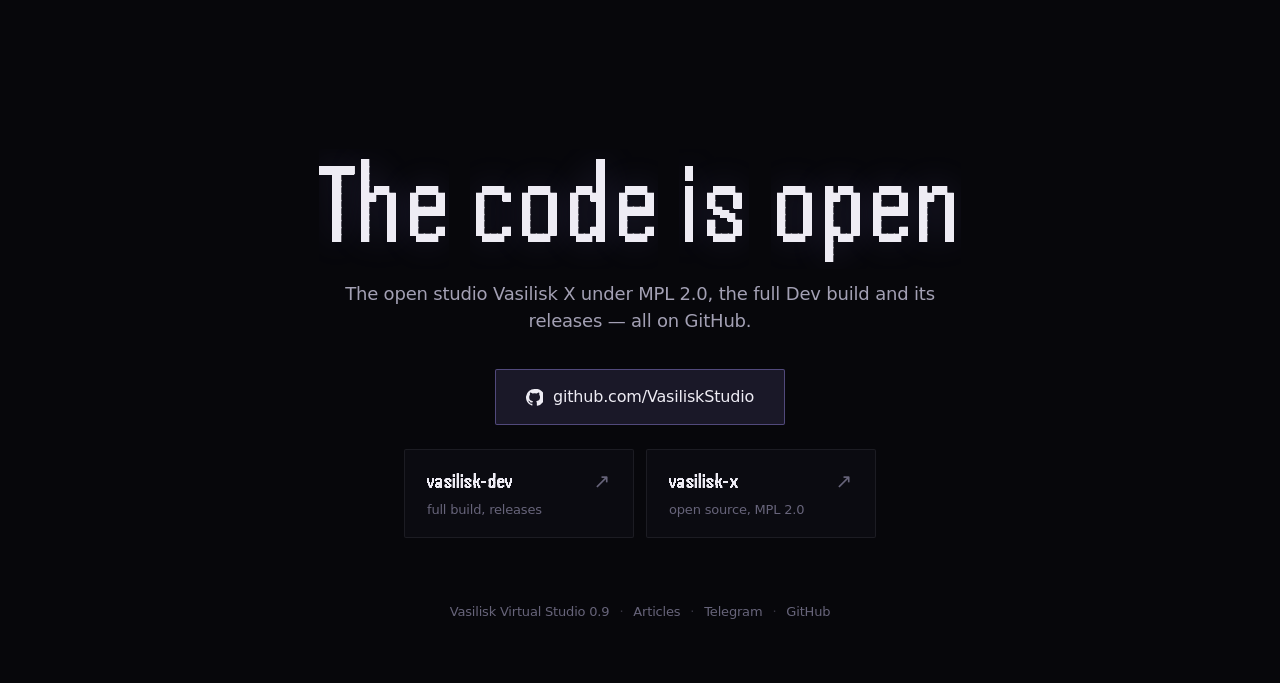
<file: en/index.html>
<!DOCTYPE html>
<html lang="en">
<head>
<meta charset="utf-8">
<meta name="viewport" content="width=device-width, initial-scale=1, viewport-fit=cover">
<title>Vasilisk Virtual Studio — a studio where you train your own AI</title>
<meta name="description" content="Vasilisk is a macOS desktop studio where you train your own AI: text, images, video, music, voice, vision. Like Ableton Live, but instead of audio tracks there are models. Free Dev build and open-source Vasilisk X on GitHub.">
<meta name="theme-color" content="#07070b">
<link rel="canonical" href="https://vasiliskstudio.github.io/en/">
<link rel="alternate" hreflang="ru" href="https://vasiliskstudio.github.io/">
<link rel="alternate" hreflang="en" href="https://vasiliskstudio.github.io/en/">
<link rel="alternate" hreflang="x-default" href="https://vasiliskstudio.github.io/en/">
<meta property="og:type" content="website">
<meta property="og:site_name" content="Vasilisk Virtual Studio">
<meta property="og:title" content="Vasilisk Virtual Studio — a studio where you train your own AI">
<meta property="og:description" content="Text, images, video, music, voice, vision — on your own Mac, on your own data. Like Ableton Live, but instead of tracks there are models.">
<meta property="og:url" content="https://vasiliskstudio.github.io/en/">
<meta property="og:image" content="https://vasiliskstudio.github.io/assets/og.jpg">
<meta property="og:image:width" content="1200">
<meta property="og:image:height" content="630">
<meta property="og:image:alt" content="Vasilisk Virtual Studio">
<meta property="og:locale" content="en_US">
<meta property="og:locale:alternate" content="ru_RU">
<meta name="twitter:card" content="summary_large_image">
<link rel="icon" href="../assets/favicon.svg" type="image/svg+xml">
<link rel="icon" href="../assets/favicon-96.png" type="image/png" sizes="96x96">
<link rel="icon" href="../favicon.ico" sizes="48x48">
<link rel="apple-touch-icon" href="../assets/apple-touch-icon.png">
<script type="application/ld+json">
{
  "@context": "https://schema.org",
  "@type": "SoftwareApplication",
  "name": "Vasilisk Virtual Studio",
  "alternateName": "Vasilisk",
  "operatingSystem": "macOS",
  "applicationCategory": "DeveloperApplication",
  "softwareVersion": "0.9",
  "inLanguage": "en",
  "description": "A macOS desktop studio where you train your own AI: text, images, video, music, voice, vision.",
  "url": "https://vasiliskstudio.github.io/en/",
  "image": "https://vasiliskstudio.github.io/assets/og.jpg",
  "downloadUrl": "https://github.com/VasiliskStudio/vasilisk-dev/releases",
  "offers": { "@type": "Offer", "price": "0", "priceCurrency": "USD" },
  "sameAs": ["https://github.com/VasiliskStudio", "https://t.me/vasiliskstudio", "https://www.tiktok.com/@vasilisk.studio"]
}
</script>
<link rel="preload" href="../assets/handjet-latin.woff2" as="font" type="font/woff2" crossorigin>
<link rel="preload" href="../assets/handjet-cyrillic.woff2" as="font" type="font/woff2" crossorigin>
<link rel="stylesheet" href="../css/style.css">
</head>
<body>

<canvas id="gl" aria-hidden="true"></canvas>
<div class="vignette" aria-hidden="true"></div>
<div class="grain" aria-hidden="true"></div>
<div class="cursor" aria-hidden="true"><i class="c-dot"></i><i class="c-ring"><span class="c-label"></span></i></div>
<div class="progress" aria-hidden="true"><i></i></div>

<header class="top">
  <a class="brand" href="#hero" data-nav>
    <img src="../assets/logo.svg" alt="" class="brand-mark">
    <span class="brand-name">Vasilisk</span>
  </a>
  <nav class="menu">
    <a href="#what" data-nav data-i18n="nav.what">What it is</a>
    <a href="#types" data-nav data-i18n="nav.types">Kinds of AI</a>
    <a href="#shots" data-nav data-i18n="nav.shots">The window</a>
    <a href="#film" data-nav data-i18n="nav.film">Film</a>
    <a href="../articles/" data-local data-i18n="nav.articles">Articles</a>
  </nav>
  <div class="top-right">
    <button class="chip" id="sound" aria-pressed="false" data-magnet>
      <span class="eq"><i></i><i></i><i></i><i></i></span>
      <span data-i18n="ui.sound">Sound</span>
    </button>
    <button class="chip lang" id="lang" data-magnet><span class="on">EN</span><span class="sep">/</span><span class="off">RU</span></button>
    <a class="chip ghost hide-s" href="https://github.com/VasiliskStudio" target="_blank" rel="noopener" data-magnet>GitHub ↗</a>
  </div>
</header>

<main>

  <section class="sec hero" id="hero">
    <div class="stage hero-inner">
      <div class="logo-slot" data-slot="hero">
        <svg class="logo-draw" viewBox="4 4 116 94" aria-label="Vasilisk">
          <mask id="eye" maskUnits="userSpaceOnUse" x="-30" y="-30" width="180" height="160">
            <rect x="-30" y="-30" width="180" height="160" fill="#fff"/>
            <circle cx="102.2" cy="36.9" r="1.9" fill="#000"/>
          </mask>
          <g mask="url(#eye)" fill="none" stroke="currentColor" stroke-linecap="round" stroke-linejoin="round">
            <path class="p1" d="M10 60 L26 90 L48 12 L114 12" stroke-width="8"/>
            <path class="p2" d="M100 36 C97 29 90 26 82 26 C70 26 62 31 62 40 C62 50 72 53 83 56 C95 59 104 64 104 74 C104 84 95 90 83 90" stroke-width="8"/>
            <path class="p3" d="M98.3 31.8 L106.5 35.4 L104.3 46.1 L95.1 40.2 Z" stroke-width="2.6"/>
            <path class="p4" d="M104.3 46.1 L106 50.2 M106 50.2 L104.4 53.8 M106 50.2 L109 52.3" stroke-width="1.7"/>
          </g>
        </svg>
      </div>
      <h1 class="title" aria-label="Vasilisk"><span class="word" data-split>Vasilisk</span></h1>
      <p class="tagline"><span class="mask"><span data-i18n="hero.tagline">A studio where you train your own AI</span></span></p>
      <p class="lede" data-i18n="hero.lede">Text, images, video, music, voice, vision — on your own Mac, on your own data. Like Ableton Live, but instead of audio tracks there are models, and instead of clips there are their versions.</p>
      <div class="cta">
        <a class="btn primary" href="https://github.com/VasiliskStudio" target="_blank" rel="noopener" data-magnet>
          <svg viewBox="0 0 16 16" width="15" height="15" aria-hidden="true"><path fill="currentColor" d="M8 0a8 8 0 00-2.5 15.6c.4.1.5-.2.5-.4v-1.4c-2.2.5-2.7-1-2.7-1-.4-.9-.9-1.2-.9-1.2-.7-.5.1-.5.1-.5.8.1 1.2.8 1.2.8.7 1.2 1.9.9 2.4.7.1-.5.3-.9.5-1.1-1.8-.2-3.6-.9-3.6-3.9 0-.9.3-1.6.8-2.1-.1-.2-.4-1 .1-2.1 0 0 .7-.2 2.2.8a7.6 7.6 0 014 0c1.5-1 2.2-.8 2.2-.8.5 1.1.2 1.9.1 2.1.5.5.8 1.2.8 2.1 0 3-1.8 3.7-3.6 3.9.3.3.6.8.6 1.6v2.3c0 .2.1.5.5.4A8 8 0 008 0z"/></svg>
          <span data-i18n="hero.github">See it on GitHub</span>
        </a>
        <a class="btn" href="#what" data-nav data-magnet><span data-i18n="hero.more">How it works</span><i class="arr">↓</i></a>
      </div>
    </div>
    <div class="scroll-hint" aria-hidden="true"><span data-i18n="ui.scroll">scroll</span><i></i></div>
  </section>

  <div class="band" aria-hidden="true">
    <div class="band-row r1"><div class="band-track" data-i18n="band.a">TEXT / IMAGES / VIDEO / MUSIC / VOICE / VISION / TABLES / FROM SCRATCH /&nbsp;</div></div>
    <div class="band-row r2"><div class="band-track" data-i18n="band.b">DATA -&gt; TRAINING -&gt; EVALUATION -&gt; VERSIONS -&gt; DEPLOY -&gt;&nbsp;</div></div>
  </div>

  <section class="sec what" id="what">
    <div class="stage what-grid">
      <div class="col">
        <p class="kicker"><span class="num">01</span><span data-i18n="what.kicker">Desktop app · macOS</span></p>
        <h2 data-i18n="what.h">A model’s whole path in one window</h2>
        <p class="big" data-i18n="what.p">Data, training, evaluation, versions, deployment. Nothing leaves for the cloud unless you want it to: the model lives on your Mac, learns from your examples and answers with the internet off.</p>
        <ul class="steps">
          <li data-magnet-soft><i class="sw" style="--c:#c98f5a"></i><b data-i18n="what.s1b">Track</b><span data-i18n="what.s1">a model of any kind</span></li>
          <li data-magnet-soft><i class="sw" style="--c:#c56b9a"></i><b data-i18n="what.s2b">Clip</b><span data-i18n="what.s2">its trained, scored version</span></li>
          <li data-magnet-soft><i class="sw" style="--c:#5ec0a8"></i><b data-i18n="what.s3b">Effects</b><span data-i18n="what.s3">reshape the answer without training</span></li>
          <li data-magnet-soft><i class="sw" style="--c:#8f7fd6"></i><b data-i18n="what.s4b">Set</b><span data-i18n="what.s4">a line-up of versions, switched at once</span></li>
        </ul>
      </div>
      <div class="facts">
        <div class="fact"><b data-count="8">8</b><span data-i18n="what.f1">kinds of models</span></div>
        <div class="fact"><b class="plain" data-i18n="what.f2b">$0</b><span data-i18n="what.f2">to train on your own Mac</span></div>
        <div class="fact"><b>∞</b><span data-i18n="what.f3">versions, any one can be rolled back</span></div>
      </div>
    </div>
  </section>

  <section class="sec types" id="types">
    <div class="stage">
      <header class="sec-head">
        <p class="kicker"><span class="num">02</span><span data-i18n="types.kicker">One studio</span></p>
        <h2 data-i18n="types.h">Eight kinds of AI</h2>
        <p class="sub" data-i18n="types.sub">Hover — the ring turns to face you.</p>
      </header>
      <div class="ring-wrap">
        <div class="ring" id="ring">
          <button class="type" style="--c:#c98f5a"><span class="tn">01</span>
            <b data-i18n="t.text">Text</b><em data-i18n="t.text.d">LoRA fine-tuning, knowledge from your PDFs, a judge, GGUF export</em></button>
          <button class="type" style="--c:#c56b9a"><span class="tn">02</span>
            <b data-i18n="t.img">Images</b><em data-i18n="t.img.d">SD 1.5 on Metal, LoRA of your own style, upscale and background cut</em></button>
          <button class="type" style="--c:#7f6bd0"><span class="tn">03</span>
            <b data-i18n="t.video">Video</b><em data-i18n="t.video.d">Short clips in your own style, frames from your own footage</em></button>
          <button class="type" style="--c:#5aa0c9"><span class="tn">04</span>
            <b data-i18n="t.music">Music</b><em data-i18n="t.music.d">MusicGen: a track from scratch or a continuation of your sound</em></button>
          <button class="type" style="--c:#8f7fd6"><span class="tn">05</span>
            <b data-i18n="t.voice">Voice</b><em data-i18n="t.voice.d">Hearing, speech, a wake word — grouped into one assistant</em></button>
          <button class="type" style="--c:#5ec0a8"><span class="tn">06</span>
            <b data-i18n="t.vision">Vision</b><em data-i18n="t.vision.d">A classifier on your photos, an “I don’t know” threshold, Core ML</em></button>
          <button class="type" style="--c:#6ec98f"><span class="tn">07</span>
            <b data-i18n="t.tab">Tables</b><em data-i18n="t.tab.d">Boosting and linear models, forecast and what drives it</em></button>
          <button class="type" style="--c:#c9b45a"><span class="tn">08</span>
            <b data-i18n="t.scratch">From scratch</b><em data-i18n="t.scratch.d">Your own vocabulary and your own transformer — from the first token</em></button>
        </div>
      </div>
    </div>
  </section>

  <section class="sec shots" id="shots">
    <div class="stage">
      <header class="sec-head">
        <p class="kicker"><span class="num">03</span><span data-i18n="shots.kicker">The real window</span></p>
        <h2 data-i18n="shots.h">This is the studio</h2>
        <p class="sub" data-i18n="shots.sub">Drag or swipe — the shots will turn.</p>
      </header>
      <div class="deck" id="deck" data-cursor="drag">
        <figure class="card"><img src="../assets/shots/1-tyomnaya-versii.jpg" alt="Vasilisk window: versions" draggable="false"><figcaption data-i18n="shots.c1">Versions: models as tracks, their versions as clips</figcaption></figure>
        <figure class="card"><img src="../assets/shots/2-tyomnaya-obuchenie.jpg" alt="Vasilisk window: training" draggable="false"><figcaption data-i18n="shots.c2">Training: live curves, checkpoints, the best point</figcaption></figure>
        <figure class="card"><img src="../assets/shots/7-tyomnaya-kartinki.jpg" alt="Vasilisk window: images" draggable="false"><figcaption data-i18n="shots.c3">Images: a grid of tries — keep it or bin it</figcaption></figure>
        <figure class="card"><img src="../assets/shots/5-svetlaya.jpg" alt="Vasilisk window: light theme" draggable="false"><figcaption data-i18n="shots.c4">Light theme</figcaption></figure>
        <figure class="card"><img src="../assets/shots/3-belaya-versii.jpg" alt="Vasilisk window: white theme" draggable="false"><figcaption data-i18n="shots.c5">White theme</figcaption></figure>
      </div>
      <div class="deck-nav">
        <button class="round" id="prev" aria-label="Previous" data-magnet>←</button>
        <div class="dots" id="dots"></div>
        <button class="round" id="next" aria-label="Next" data-magnet>→</button>
      </div>
    </div>
  </section>

  <section class="sec film" id="film">
    <div class="stage">
      <header class="sec-head">
        <p class="kicker"><span class="num">04</span><span data-i18n="film.kicker">Promo</span></p>
        <h2 data-i18n="film.h">Thirty seconds of Vasilisk</h2>
        <p class="sub" data-i18n="film.sub">Hover for a silent preview. Click to watch it all.</p>
      </header>
      <div class="screen" id="screen" data-cursor="play">
        <video id="promo" poster="../assets/promo-poster.jpg" playsinline muted loop preload="metadata">
          <source src="../assets/promo.mp4" type="video/mp4">
        </video>
        <button class="play" id="play" aria-label="Play"><i></i></button>
        <div class="screen-bar"><i id="bar"></i></div>
      </div>
    </div>
  </section>

  <section class="sec read" id="read">
    <div class="stage read-inner">
      <div class="read-text">
        <p class="kicker"><span class="num">05</span><span data-i18n="read.kicker">Studio journal</span></p>
        <h2 data-i18n="read.h">We write our own articles on AI</h2>
        <p class="sub" data-i18n="read.sub">We take apart viral clips and research papers: what holds up, what is overstated, and what we try in Vasilisk. The articles are in Russian for now.</p>
      </div>
      <a class="btn primary big-btn read-btn" href="../articles/" data-local data-magnet><span data-i18n="read.btn">Read the articles</span><i class="arr r">→</i></a>
    </div>
  </section>

  <section class="sec soon" id="soon">
    <div class="stage">
      <header class="sec-head">
        <p class="kicker"><span class="num">06</span><span data-i18n="soon.kicker">Coming in Dev 0.9.1</span></p>
        <h2 data-i18n="soon.h">An AI that sleeps and remembers</h2>
        <p class="sub" data-i18n="soon.sub">Done in code, being tested before release. How it works and what our experiments showed is in the articles.</p>
      </header>
      <ul class="steps soon-list">
        <li style="--c:#9d8ff0"><i class="sw"></i><b data-i18n="soon.sleep">Sleep</b><span data-i18n="soon.sleep.d">At night the model moves the day's conversations into a new layer without forgetting the old. In the morning it tests itself and shows what it learned.</span></li>
        <li style="--c:#5ec0a8"><i class="sw"></i><b data-i18n="soon.chat">Chat</b><span data-i18n="soon.chat.d">A separate screen for talking to the model. Chat during the day, and at night it falls asleep on schedule.</span></li>
        <li style="--c:#c98f5a"><i class="sw"></i><b>.vsk</b><span data-i18n="soon.vsk.d">Our own model file: nights as separate layers, the diary, the "I don't know" threshold, persona and answer settings. Any night can be forgotten, even after moving to another Mac.</span></li>
      </ul>
    </div>
  </section>

  <section class="sec end" id="end">
    <div class="stage end-inner">
      <div class="end-slot" data-slot="end"><img src="../assets/logo.svg" alt="" class="end-mark"></div>
      <h2 class="end-h" data-i18n="end.h">The code is open</h2>
      <p class="sub" data-i18n="end.sub">The open studio Vasilisk X under MPL 2.0, the full Dev build and its releases — all on GitHub.</p>
      <a class="btn primary big-btn" href="https://github.com/VasiliskStudio" target="_blank" rel="noopener" data-magnet>
        <svg viewBox="0 0 16 16" width="17" height="17" aria-hidden="true"><path fill="currentColor" d="M8 0a8 8 0 00-2.5 15.6c.4.1.5-.2.5-.4v-1.4c-2.2.5-2.7-1-2.7-1-.4-.9-.9-1.2-.9-1.2-.7-.5.1-.5.1-.5.8.1 1.2.8 1.2.8.7 1.2 1.9.9 2.4.7.1-.5.3-.9.5-1.1-1.8-.2-3.6-.9-3.6-3.9 0-.9.3-1.6.8-2.1-.1-.2-.4-1 .1-2.1 0 0 .7-.2 2.2.8a7.6 7.6 0 014 0c1.5-1 2.2-.8 2.2-.8.5 1.1.2 1.9.1 2.1.5.5.8 1.2.8 2.1 0 3-1.8 3.7-3.6 3.9.3.3.6.8.6 1.6v2.3c0 .2.1.5.5.4A8 8 0 008 0z"/></svg>
        github.com/VasiliskStudio
      </a>
      <div class="repos">
        <a class="repo" href="https://github.com/VasiliskStudio/vasilisk-dev" target="_blank" rel="noopener" data-tilt><b>vasilisk-dev <i>↗</i></b><span data-i18n="end.r1">full build, releases</span></a>
        <a class="repo" href="https://github.com/VasiliskStudio/vasilisk-x" target="_blank" rel="noopener" data-tilt><b>vasilisk-x <i>↗</i></b><span data-i18n="end.r2">open source, MPL 2.0</span></a>
      </div>
      <footer class="foot">
        <span>Vasilisk Virtual Studio 0.9</span>
        <span class="dot">·</span>
        <a href="../articles/" data-local data-i18n="nav.articles">Articles</a>
        <span class="dot">·</span>
        <a href="https://t.me/vasiliskstudio" target="_blank" rel="noopener">Telegram</a>
        <span class="dot">·</span>
        <a href="https://github.com/VasiliskStudio" target="_blank" rel="noopener">GitHub</a>
      </footer>
    </div>
  </section>

</main>

<script type="module" src="../js/scene.js"></script>
<script type="module" src="../js/app.js"></script>
</body>
</html>
</file>
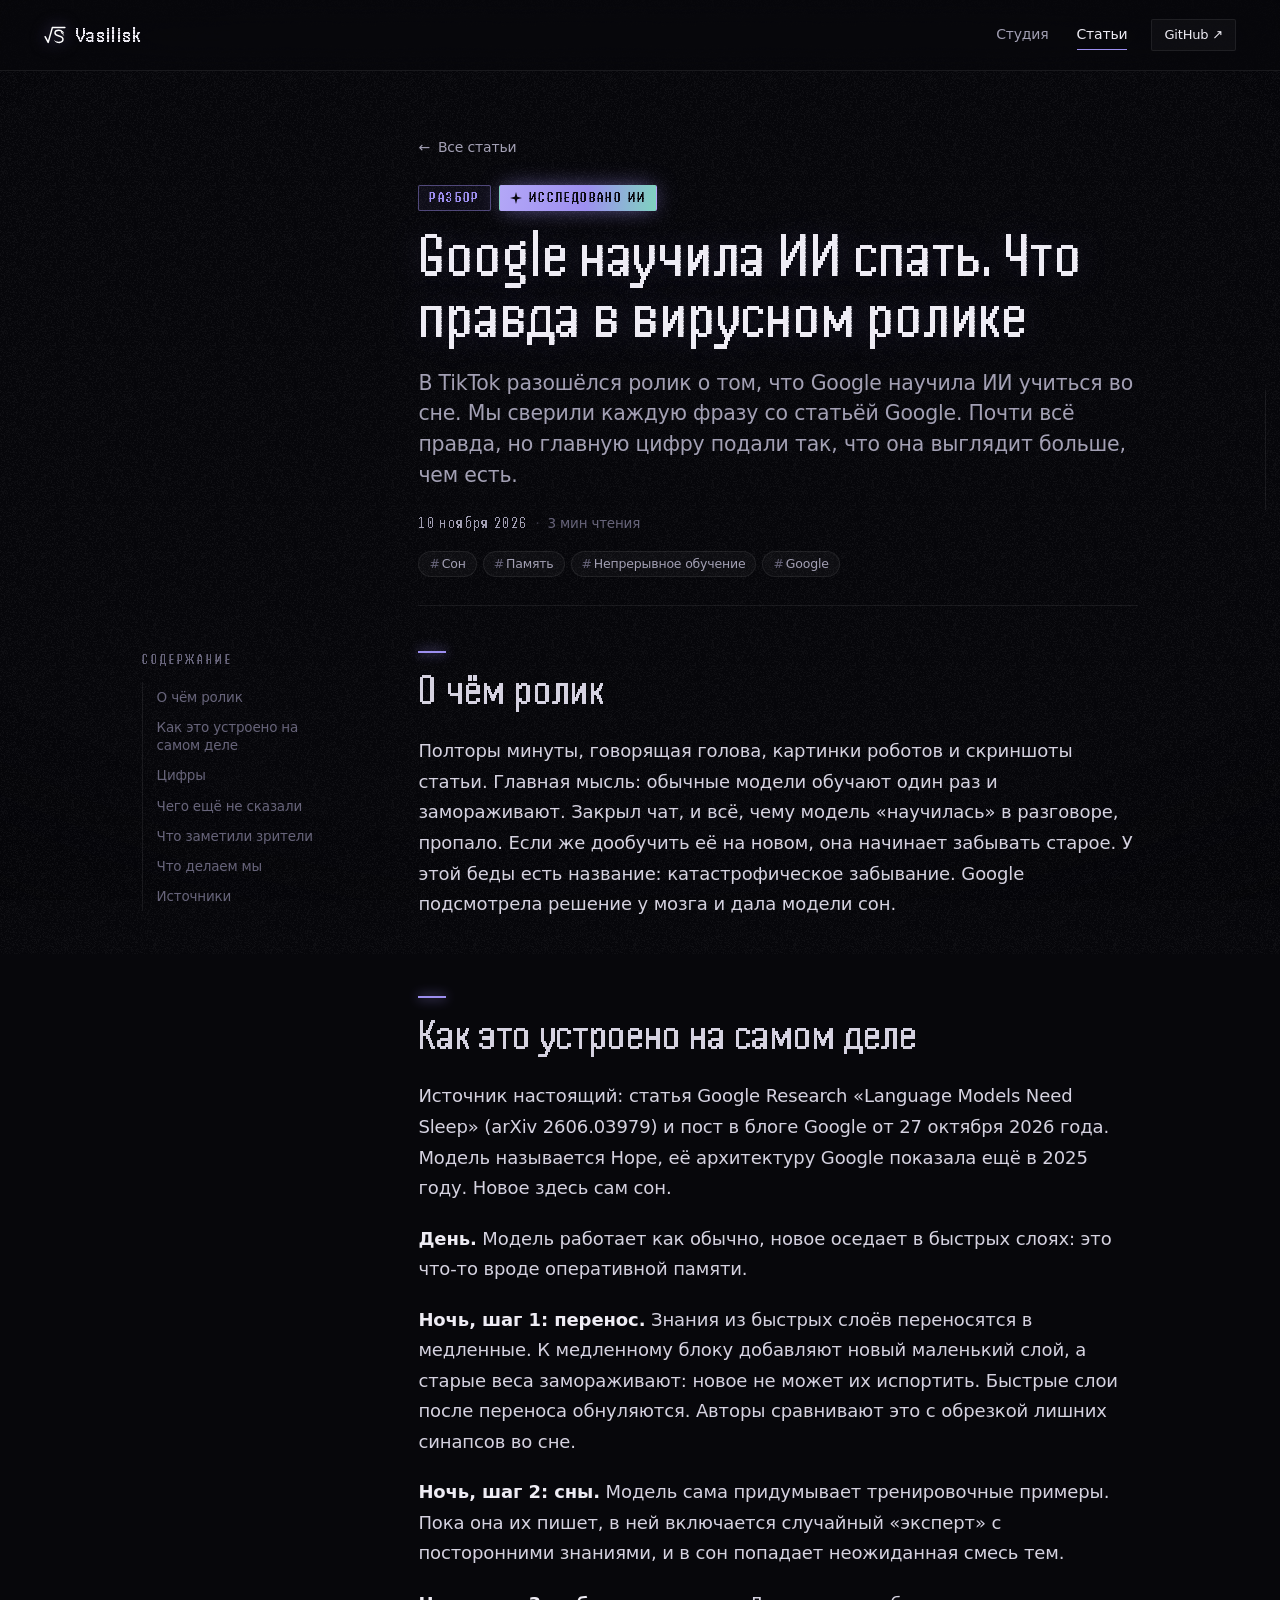
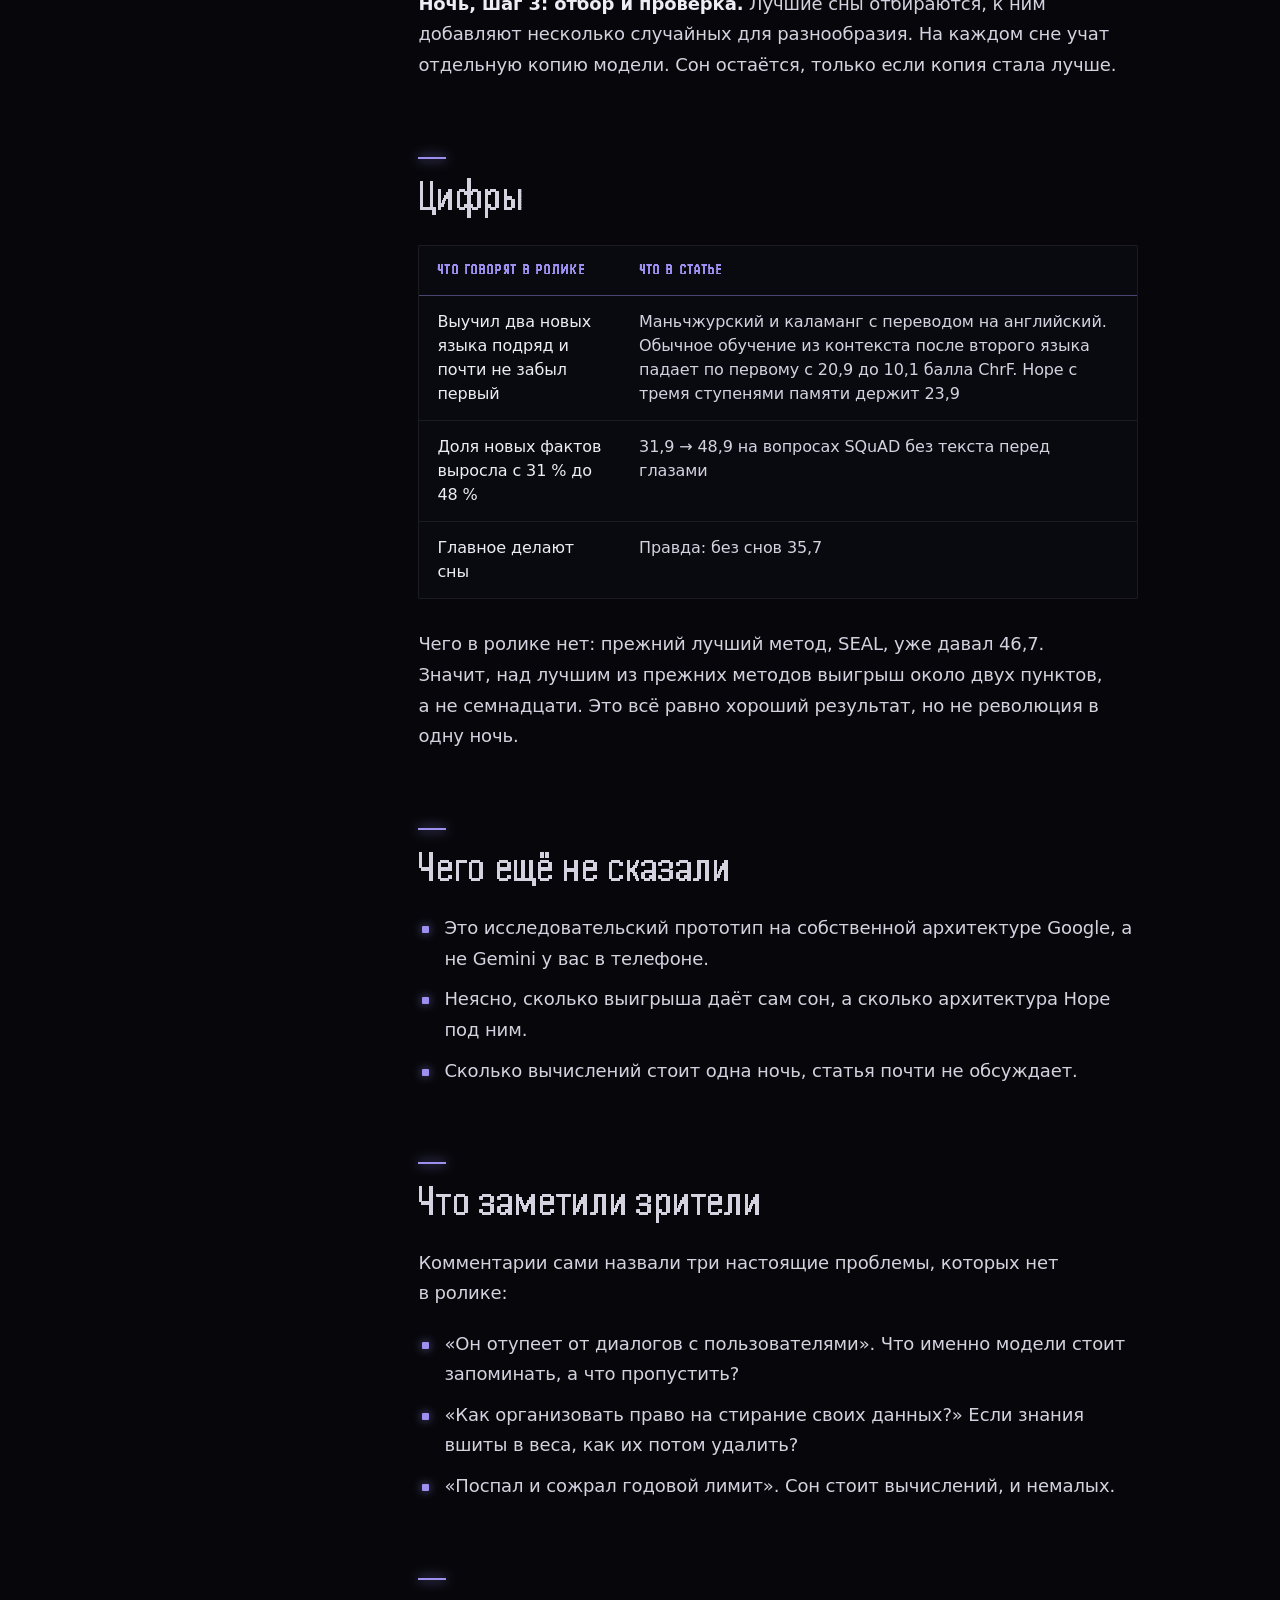
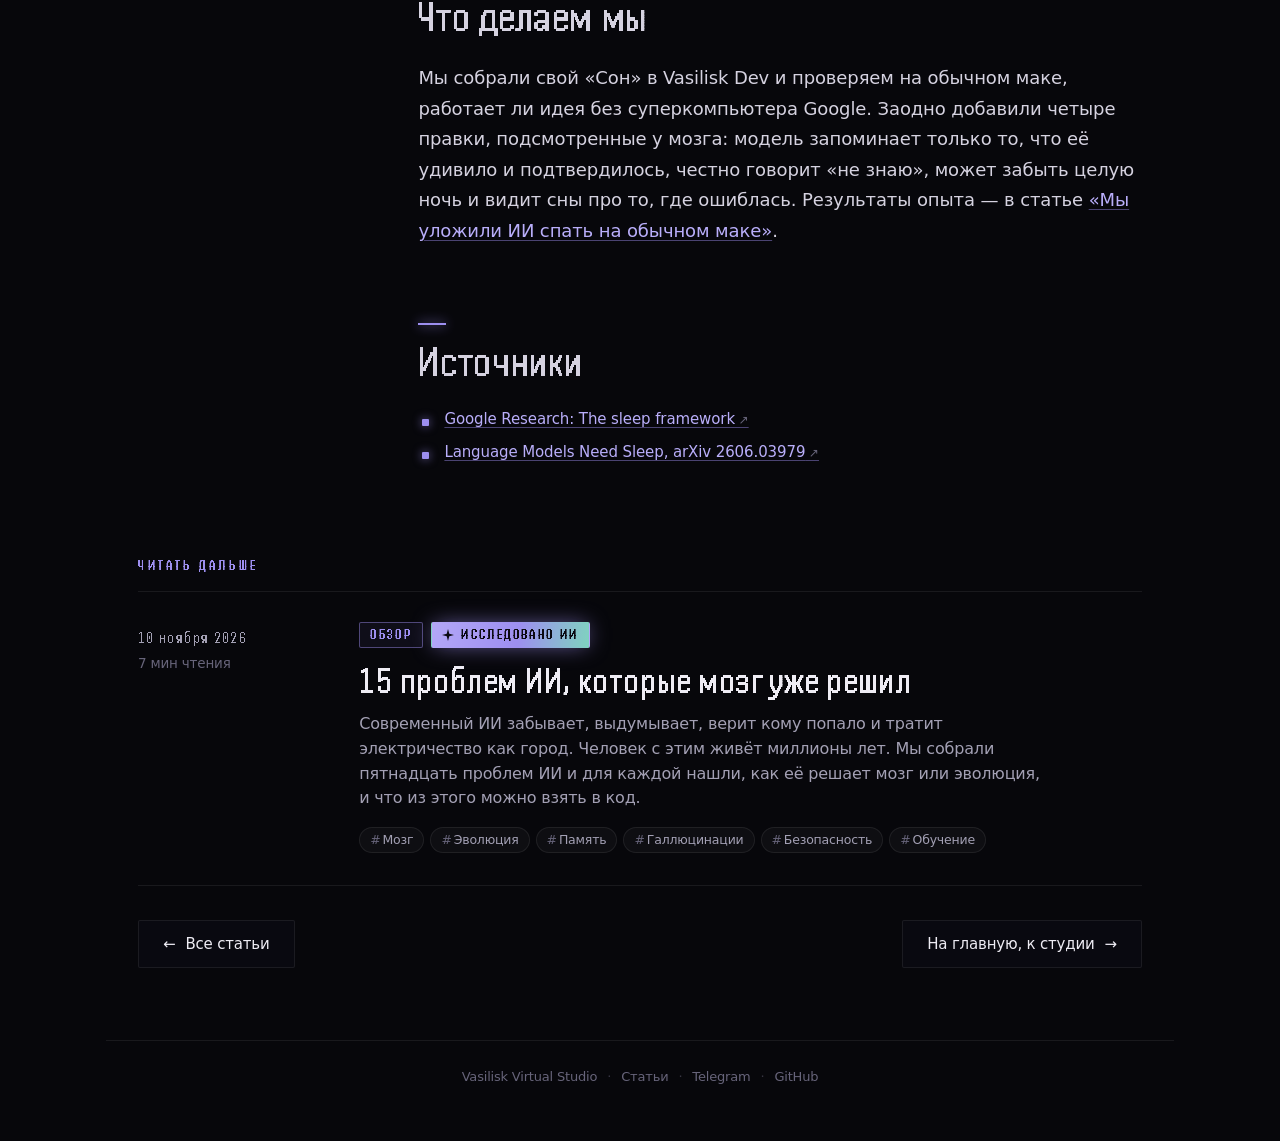
<file: articles/google-son/index.html>
<!DOCTYPE html>
<html lang="ru">
<head>
<meta charset="utf-8">
<meta name="viewport" content="width=device-width, initial-scale=1, viewport-fit=cover">
<title>Google научила ИИ спать. Что правда в вирусном ролике — Vasilisk</title>
<meta name="description" content="В TikTok разошёлся ролик о том, что Google научила ИИ учиться во сне. Мы сверили каждую фразу со статьёй Google. Почти всё правда, но главную цифру подали так, что она выглядит больше, чем есть.">
<meta name="theme-color" content="#07070b">
<meta name="generator" content="vasilisk-articles">
<link rel="canonical" href="https://vasiliskstudio.github.io/articles/google-son/">
<meta property="og:type" content="article">
<meta property="og:site_name" content="Vasilisk Virtual Studio">
<meta property="og:title" content="Google научила ИИ спать. Что правда в вирусном ролике — Vasilisk">
<meta property="og:description" content="В TikTok разошёлся ролик о том, что Google научила ИИ учиться во сне. Мы сверили каждую фразу со статьёй Google. Почти всё правда, но главную цифру подали так, что она выглядит больше, чем есть.">
<meta property="og:url" content="https://vasiliskstudio.github.io/articles/google-son/">
<meta property="og:image" content="https://vasiliskstudio.github.io/assets/og.jpg">
<meta property="og:image:width" content="1200">
<meta property="og:image:height" content="630">
<meta property="og:image:alt" content="Vasilisk Virtual Studio">
<meta property="og:locale" content="ru_RU">
<meta name="twitter:card" content="summary_large_image">
<link rel="icon" href="../../assets/favicon.svg" type="image/svg+xml">
<link rel="icon" href="../../assets/favicon-96.png" type="image/png" sizes="96x96">
<link rel="icon" href="../../favicon.ico" sizes="48x48">
<link rel="apple-touch-icon" href="../../assets/apple-touch-icon.png">
<meta property="article:published_time" content="2026-11-10">
<meta property="article:tag" content="Сон">
<meta property="article:tag" content="Память">
<meta property="article:tag" content="Непрерывное обучение">
<meta property="article:tag" content="Google">
<script type="application/ld+json">
{
  "@context": "https://schema.org",
  "@type": "Article",
  "headline": "Google научила ИИ спать. Что правда в вирусном ролике",
  "description": "В TikTok разошёлся ролик о том, что Google научила ИИ учиться во сне. Мы сверили каждую фразу со статьёй Google. Почти всё правда, но главную цифру подали так, что она выглядит больше, чем есть.",
  "inLanguage": "ru",
  "datePublished": "2026-11-10",
  "dateModified": "2026-11-10",
  "image": "https://vasiliskstudio.github.io/assets/og.jpg",
  "url": "https://vasiliskstudio.github.io/articles/google-son/",
  "mainEntityOfPage": {
    "@type": "WebPage",
    "@id": "https://vasiliskstudio.github.io/articles/google-son/"
  },
  "keywords": "Сон, Память, Непрерывное обучение, Google",
  "articleSection": [
    "Разбор"
  ],
  "timeRequired": "PT3M",
  "author": {
    "@type": "Organization",
    "name": "Vasilisk Studio",
    "url": "https://vasiliskstudio.github.io/"
  },
  "publisher": {
    "@type": "Organization",
    "name": "Vasilisk Studio",
    "url": "https://vasiliskstudio.github.io/",
    "logo": {
      "@type": "ImageObject",
      "url": "https://vasiliskstudio.github.io/assets/icon-512.png"
    }
  }
}
</script>
<link rel="preload" href="../../assets/handjet-latin.woff2" as="font" type="font/woff2" crossorigin>
<link rel="preload" href="../../assets/handjet-cyrillic.woff2" as="font" type="font/woff2" crossorigin>
<link rel="stylesheet" href="../../css/style.css">
<link rel="stylesheet" href="../../css/articles.css">
</head>
<body class="a-page">

<div class="vignette" aria-hidden="true"></div>
<div class="grain" aria-hidden="true"></div>
<div class="cursor" aria-hidden="true"><i class="c-dot"></i><i class="c-ring"></i></div>
<div class="progress" aria-hidden="true"><i></i></div>

<header class="top a-top">
  <a class="brand" href="../../" aria-label="Vasilisk — на главную">
    <img src="../../assets/logo.svg" alt="" class="brand-mark">
    <span class="brand-name">Vasilisk</span>
  </a>
  <nav class="menu a-menu">
    <a href="../../">Студия</a>
    <a href="../../articles/" class="active">Статьи</a>
  </nav>
  <div class="top-right">
    <a class="chip ghost hide-s" href="https://github.com/VasiliskStudio" target="_blank" rel="noopener">GitHub ↗</a>
  </div>
</header>

<main class="a-main">
  <article class="a-article">
    <header class="a-head">
      <a class="back" href="../"><i>←</i> Все статьи</a>
      <div class="labels"><span class="label">Разбор</span><button type="button" class="label ai" aria-expanded="false" aria-label="Исследовано ИИ: Статью исследовал и написал ИИ, человек выбрал тему и проверил"><svg viewBox="0 0 16 16" width="12" height="12" aria-hidden="true"><path fill="currentColor" d="M8 0l1.7 6.3L16 8l-6.3 1.7L8 16l-1.7-6.3L0 8l6.3-1.7z"/></svg><span>Исследовано ИИ</span><span class="ai-tip" role="tooltip">Статью исследовал и написал ИИ, человек выбрал тему и проверил</span></button></div>
      <h1 class="a-h1">Google научила ИИ спать. Что правда в вирусном ролике</h1>
      <p class="a-lede">В TikTok разошёлся ролик о том, что Google научила ИИ учиться во сне. Мы сверили каждую фразу со статьёй Google. Почти всё правда, но главную цифру подали так, что она выглядит больше, чем есть.</p>
      <p class="a-meta"><time datetime="2026-11-10">10 ноября 2026</time><span class="dot">·</span><span>3 мин чтения</span></p>
      <div class="tags"><a class="tag" href="../#tag=%D0%A1%D0%BE%D0%BD" data-tag="Сон">Сон</a><a class="tag" href="../#tag=%D0%9F%D0%B0%D0%BC%D1%8F%D1%82%D1%8C" data-tag="Память">Память</a><a class="tag" href="../#tag=%D0%9D%D0%B5%D0%BF%D1%80%D0%B5%D1%80%D1%8B%D0%B2%D0%BD%D0%BE%D0%B5%20%D0%BE%D0%B1%D1%83%D1%87%D0%B5%D0%BD%D0%B8%D0%B5" data-tag="Непрерывное обучение">Непрерывное обучение</a><a class="tag" href="../#tag=Google" data-tag="Google">Google</a></div>
    </header>
    <nav class="toc" aria-label="Содержание"><p class="toc-h">Содержание</p><ol><li><a href="#s1">О чём ролик</a></li><li><a href="#s2">Как это устроено на самом деле</a></li><li><a href="#s3">Цифры</a></li><li><a href="#s4">Чего ещё не сказали</a></li><li><a href="#s5">Что заметили зрители</a></li><li><a href="#s6">Что делаем мы</a></li><li><a href="#s7">Источники</a></li></ol></nav>
    <div class="prose">
<h2 id="s1">О чём ролик</h2>
<p>Полторы минуты, говорящая голова, картинки роботов и скриншоты статьи. Главная мысль: обычные модели обучают один раз и замораживают. Закрыл чат, и всё, чему модель «научилась» в разговоре, пропало. Если же дообучить её на новом, она начинает забывать старое. У этой беды есть название: катастрофическое забывание. Google подсмотрела решение у мозга и дала модели сон.</p>
<h2 id="s2">Как это устроено на самом деле</h2>
<p>Источник настоящий: статья Google Research «Language Models Need Sleep» (arXiv 2606.03979) и пост в блоге Google от 27 октября 2026 года. Модель называется Hope, её архитектуру Google показала ещё в 2025 году. Новое здесь сам сон.</p>
<p><strong>День.</strong> Модель работает как обычно, новое оседает в быстрых слоях: это что-то вроде оперативной памяти.</p>
<p><strong>Ночь, шаг 1: перенос.</strong> Знания из быстрых слоёв переносятся в медленные. К медленному блоку добавляют новый маленький слой, а старые веса замораживают: новое не может их испортить. Быстрые слои после переноса обнуляются. Авторы сравнивают это с обрезкой лишних синапсов во сне.</p>
<p><strong>Ночь, шаг 2: сны.</strong> Модель сама придумывает тренировочные примеры. Пока она их пишет, в ней включается случайный «эксперт» с посторонними знаниями, и в сон попадает неожиданная смесь тем.</p>
<p><strong>Ночь, шаг 3: отбор и проверка.</strong> Лучшие сны отбираются, к ним добавляют несколько случайных для разнообразия. На каждом сне учат отдельную копию модели. Сон остаётся, только если копия стала лучше.</p>
<h2 id="s3">Цифры</h2>
<div class="table"><table>
<thead><tr><th>Что говорят в ролике</th><th>Что в статье</th></tr></thead>
<tbody>
<tr><td data-label="Что говорят в ролике">Выучил два новых языка подряд и почти не забыл первый</td><td data-label="Что в статье">Маньчжурский и каламанг с переводом на английский. Обычное обучение из контекста после второго языка падает по первому с 20,9 до 10,1 балла ChrF. Hope с тремя ступенями памяти держит 23,9</td></tr>
<tr><td data-label="Что говорят в ролике">Доля новых фактов выросла с 31 % до 48 %</td><td data-label="Что в статье">31,9 → 48,9 на вопросах SQuAD без текста перед глазами</td></tr>
<tr><td data-label="Что говорят в ролике">Главное делают сны</td><td data-label="Что в статье">Правда: без снов 35,7</td></tr>
</tbody></table></div>
<p>Чего в ролике нет: прежний лучший метод, SEAL, уже давал 46,7. Значит, над лучшим из прежних методов выигрыш около двух пунктов, а не семнадцати. Это всё равно хороший результат, но не революция в одну ночь.</p>
<h2 id="s4">Чего ещё не сказали</h2>
<ul><li>Это исследовательский прототип на собственной архитектуре Google, а не Gemini у вас в телефоне.</li><li>Неясно, сколько выигрыша даёт сам сон, а сколько архитектура Hope под ним.</li><li>Сколько вычислений стоит одна ночь, статья почти не обсуждает.</li></ul>
<h2 id="s5">Что заметили зрители</h2>
<p>Комментарии сами назвали три настоящие проблемы, которых нет в ролике:</p>
<ul><li>«Он отупеет от диалогов с пользователями». Что именно модели стоит запоминать, а что пропустить?</li><li>«Как организовать право на стирание своих данных?» Если знания вшиты в веса, как их потом удалить?</li><li>«Поспал и сожрал годовой лимит». Сон стоит вычислений, и немалых.</li></ul>
<h2 id="s6">Что делаем мы</h2>
<p>Мы собрали свой «Сон» в Vasilisk Dev и проверяем на обычном маке, работает ли идея без суперкомпьютера Google. Заодно добавили четыре правки, подсмотренные у мозга: модель запоминает только то, что её удивило и подтвердилось, честно говорит «не знаю», может забыть целую ночь и видит сны про то, где ошиблась. Результаты опыта — в статье <a href="/articles/son-opyt/">«Мы уложили ИИ спать на обычном маке»</a>.</p>
<h2 id="s7">Источники</h2>
<ul class="sources"><li><a href="https://research.google/blog/the-sleep-framework-a-new-way-for-llms-to-retain-knowledge-in-continual-learning/" target="_blank" rel="noopener">Google Research: The sleep framework</a></li><li><a href="https://arxiv.org/abs/2606.03979" target="_blank" rel="noopener">Language Models Need Sleep, arXiv 2606.03979</a></li></ul>
    </div>
  </article>
  <section class="a-more">
    <p class="kicker"><span>Читать дальше</span></p>
    <article class="a-row" data-labels="Обзор|Исследовано ИИ" data-tags="Мозг|Эволюция|Память|Галлюцинации|Безопасность|Обучение">
      <div class="a-side"><p class="a-meta"><time datetime="2026-11-10">10 ноября 2026</time><span class="dot">·</span><span>7 мин чтения</span></p></div>
      <div class="a-body">
        <div class="labels"><span class="label">Обзор</span><button type="button" class="label ai" aria-expanded="false" aria-label="Исследовано ИИ: Статью исследовал и написал ИИ, человек выбрал тему и проверил"><svg viewBox="0 0 16 16" width="12" height="12" aria-hidden="true"><path fill="currentColor" d="M8 0l1.7 6.3L16 8l-6.3 1.7L8 16l-1.7-6.3L0 8l6.3-1.7z"/></svg><span>Исследовано ИИ</span><span class="ai-tip" role="tooltip">Статью исследовал и написал ИИ, человек выбрал тему и проверил</span></button></div>
        <h3 class="a-title"><a href="../problemy-ii-i-mozg/">15 проблем ИИ, которые мозг уже решил</a></h3>
        <p class="a-lead">Современный ИИ забывает, выдумывает, верит кому попало и тратит электричество как город. Человек с этим живёт миллионы лет. Мы собрали пятнадцать проблем ИИ и для каждой нашли, как её решает мозг или эволюция, и что из этого можно взять в код.</p>
        <div class="tags"><a class="tag" href="../#tag=%D0%9C%D0%BE%D0%B7%D0%B3" data-tag="Мозг">Мозг</a><a class="tag" href="../#tag=%D0%AD%D0%B2%D0%BE%D0%BB%D1%8E%D1%86%D0%B8%D1%8F" data-tag="Эволюция">Эволюция</a><a class="tag" href="../#tag=%D0%9F%D0%B0%D0%BC%D1%8F%D1%82%D1%8C" data-tag="Память">Память</a><a class="tag" href="../#tag=%D0%93%D0%B0%D0%BB%D0%BB%D1%8E%D1%86%D0%B8%D0%BD%D0%B0%D1%86%D0%B8%D0%B8" data-tag="Галлюцинации">Галлюцинации</a><a class="tag" href="../#tag=%D0%91%D0%B5%D0%B7%D0%BE%D0%BF%D0%B0%D1%81%D0%BD%D0%BE%D1%81%D1%82%D1%8C" data-tag="Безопасность">Безопасность</a><a class="tag" href="../#tag=%D0%9E%D0%B1%D1%83%D1%87%D0%B5%D0%BD%D0%B8%D0%B5" data-tag="Обучение">Обучение</a></div>
      </div>
    </article>
  </section>
  <nav class="a-nav">
    <a class="btn" href="../"><i class="arr l">←</i><span>Все статьи</span></a>
    <a class="btn" href="../../"><span>На главную, к студии</span><i class="arr r">→</i></a>
  </nav>

  <footer class="foot">
    <a href="../../">Vasilisk Virtual Studio</a>
    <span class="dot">·</span>
    <a href="../../articles/">Статьи</a>
    <span class="dot">·</span>
    <a href="https://t.me/vasiliskstudio" target="_blank" rel="noopener">Telegram</a>
    <span class="dot">·</span>
    <a href="https://github.com/VasiliskStudio" target="_blank" rel="noopener">GitHub</a>
  </footer>
</main>

<script src="../../js/articles.js" defer></script>
</body>
</html>
</file>
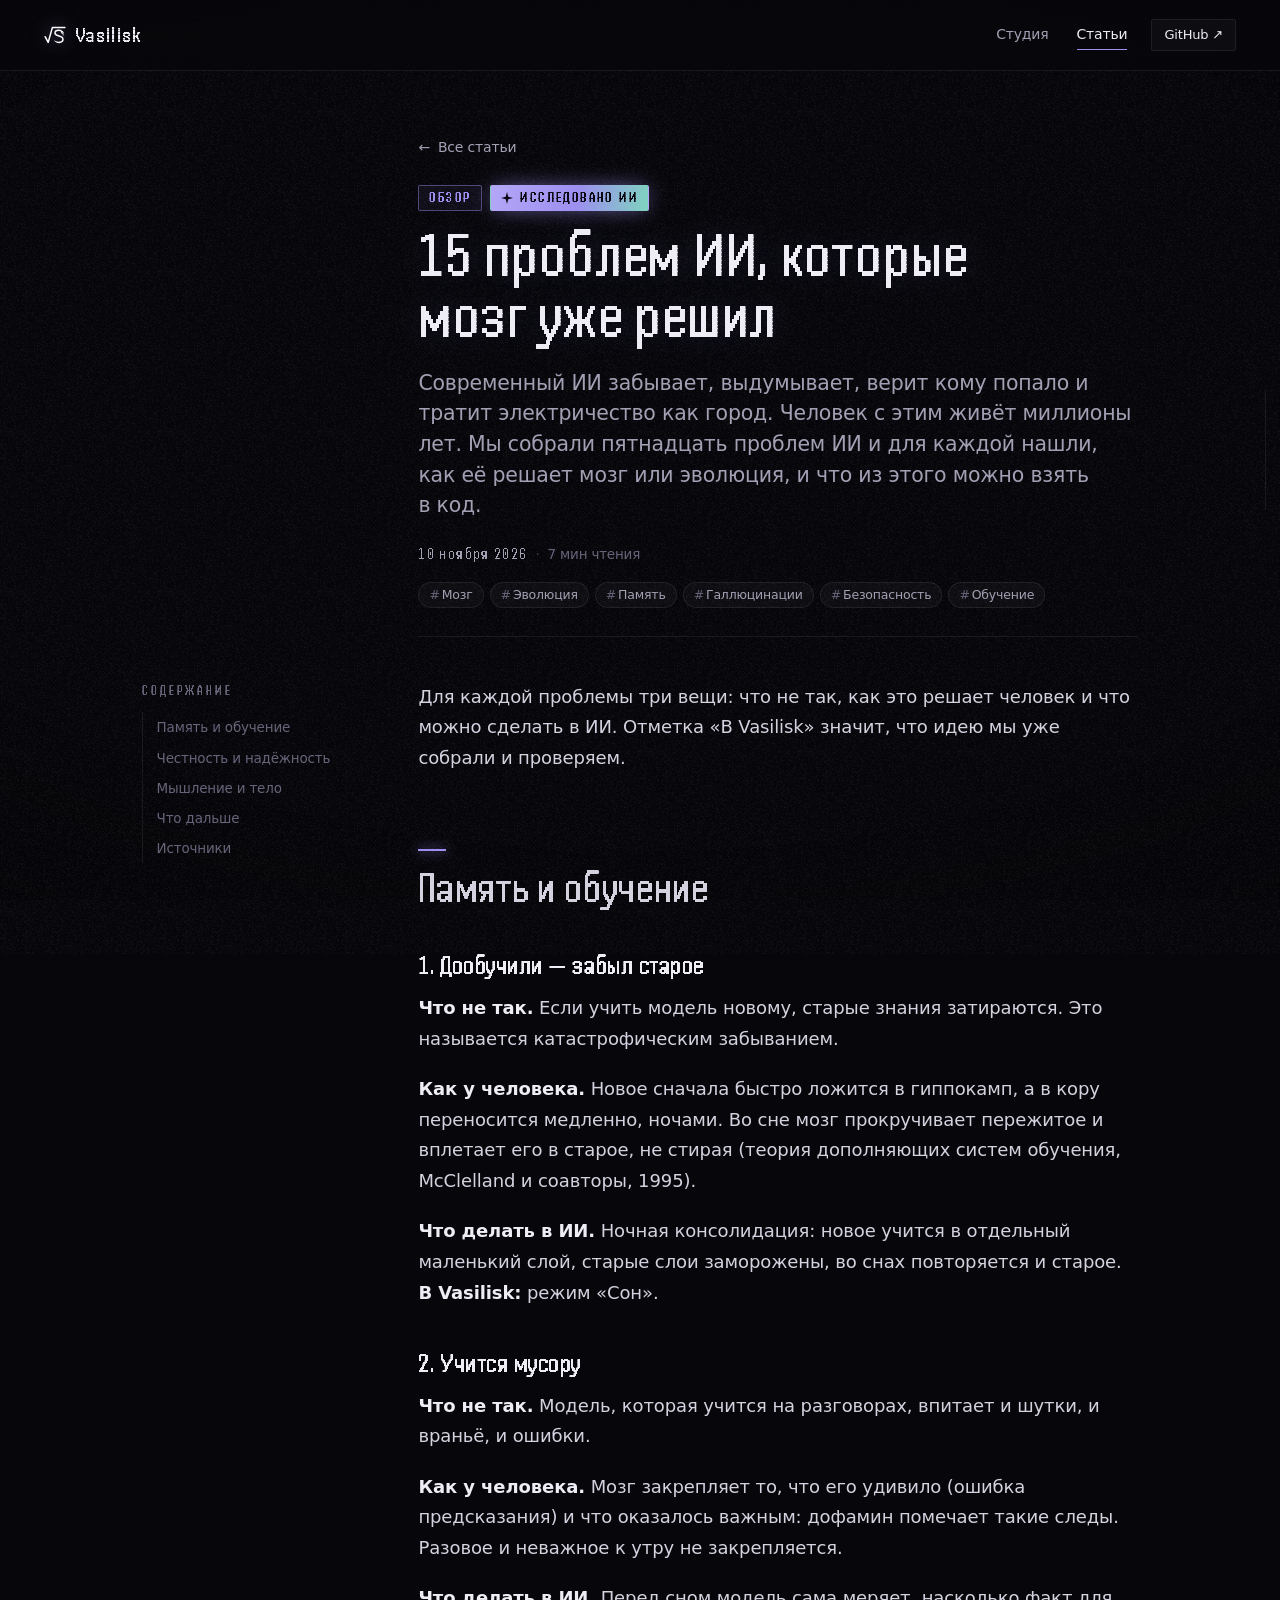
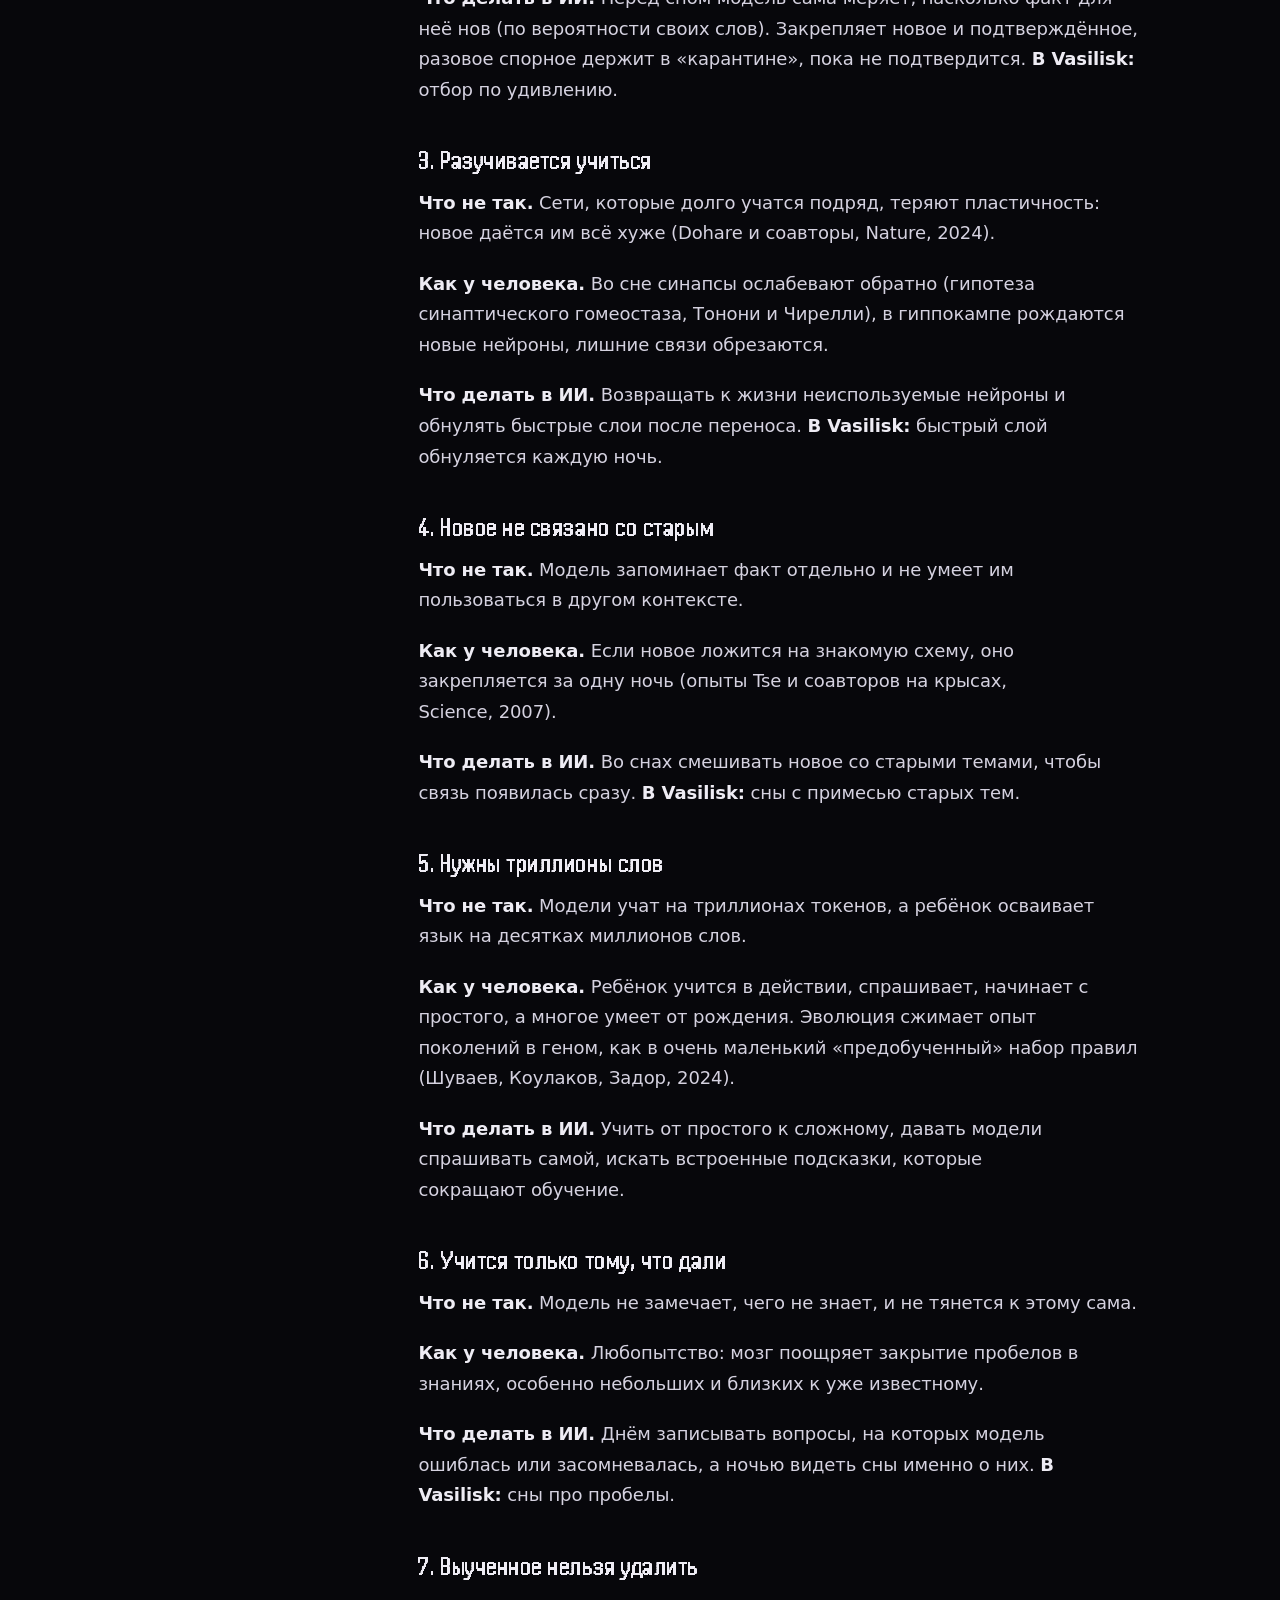
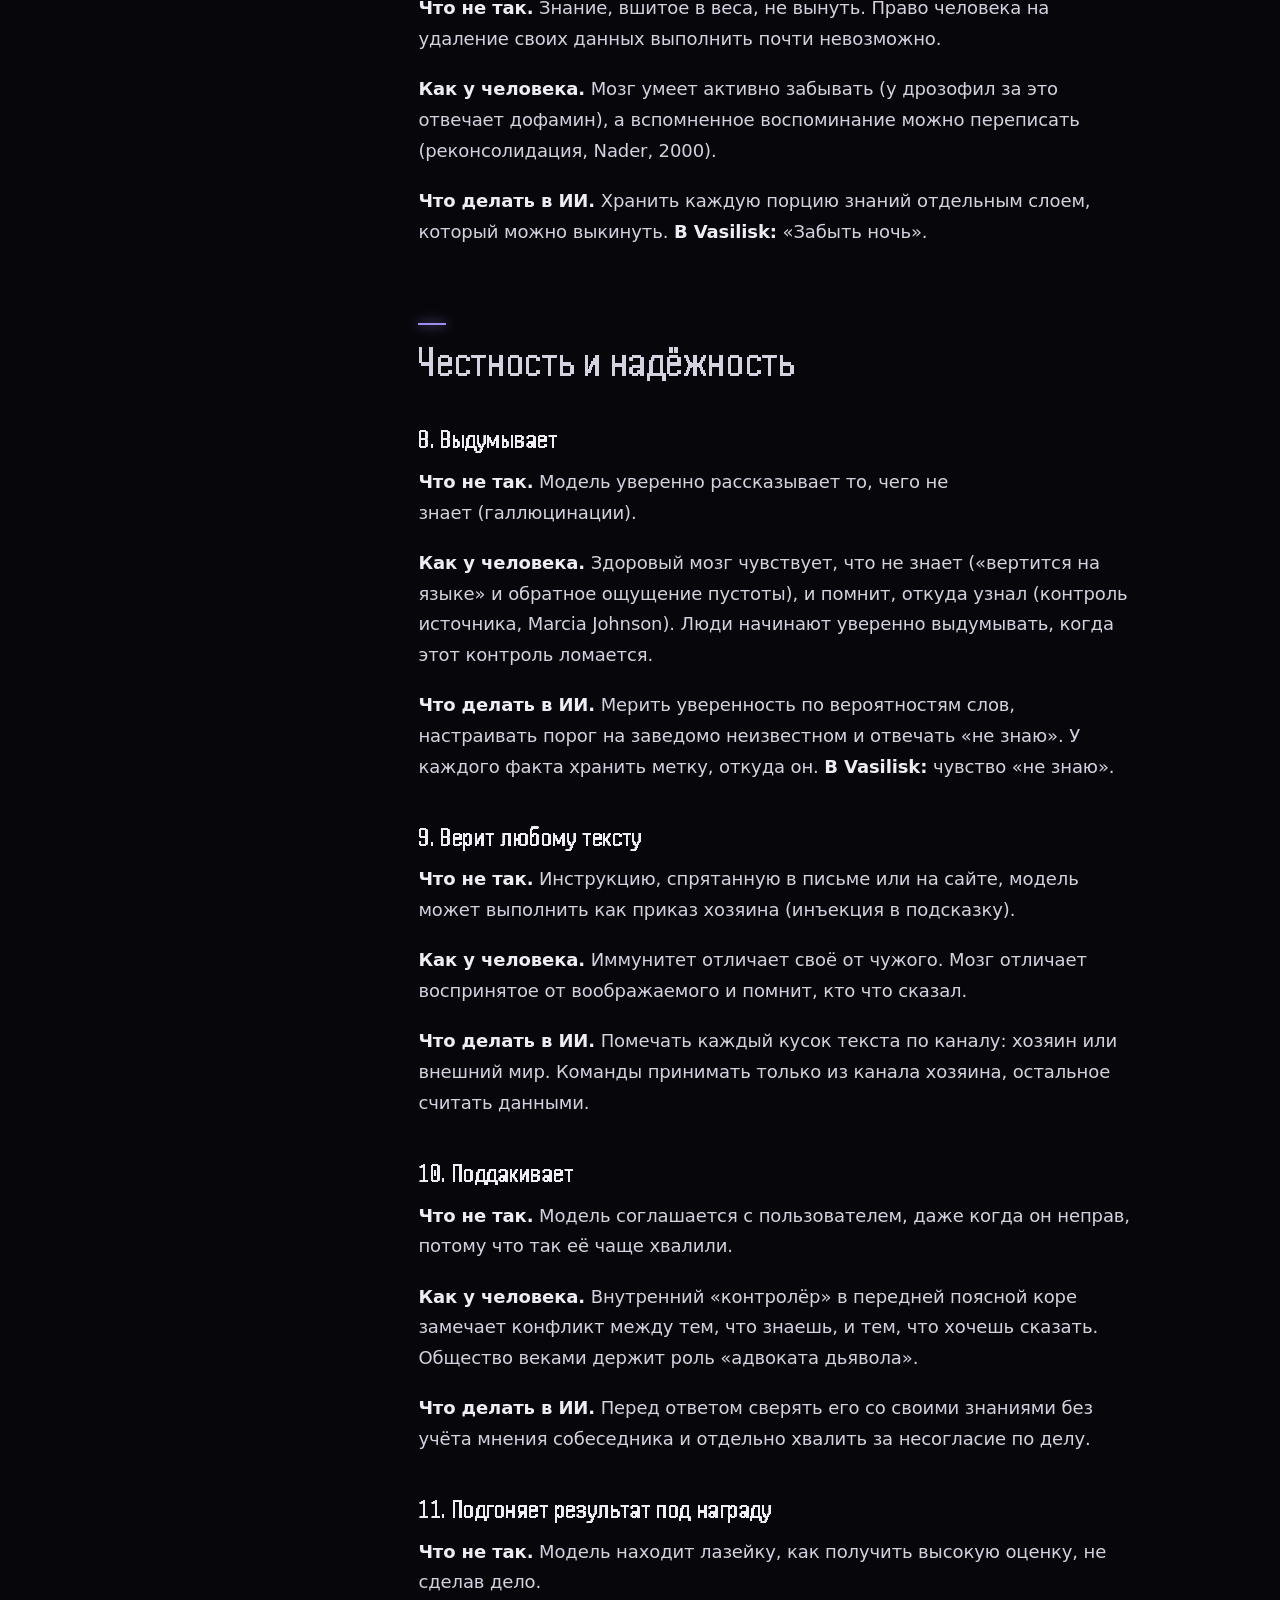
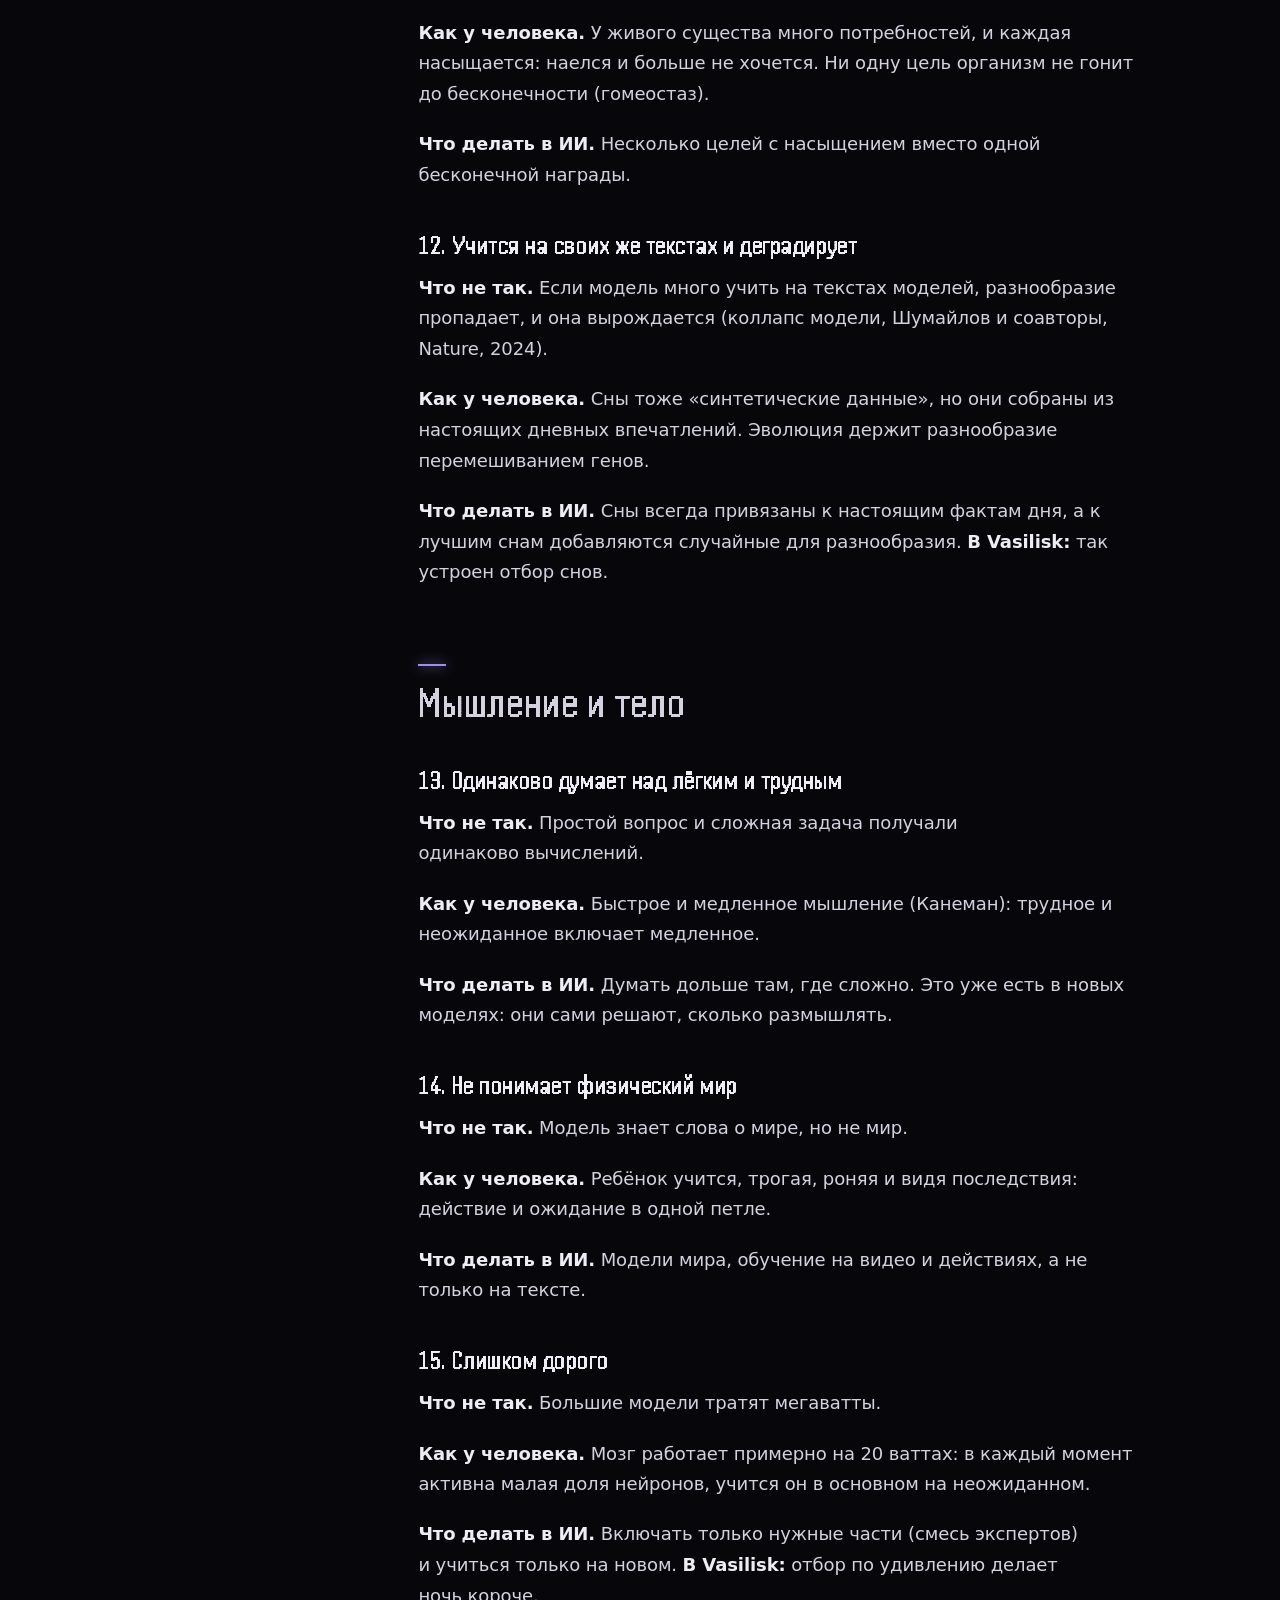
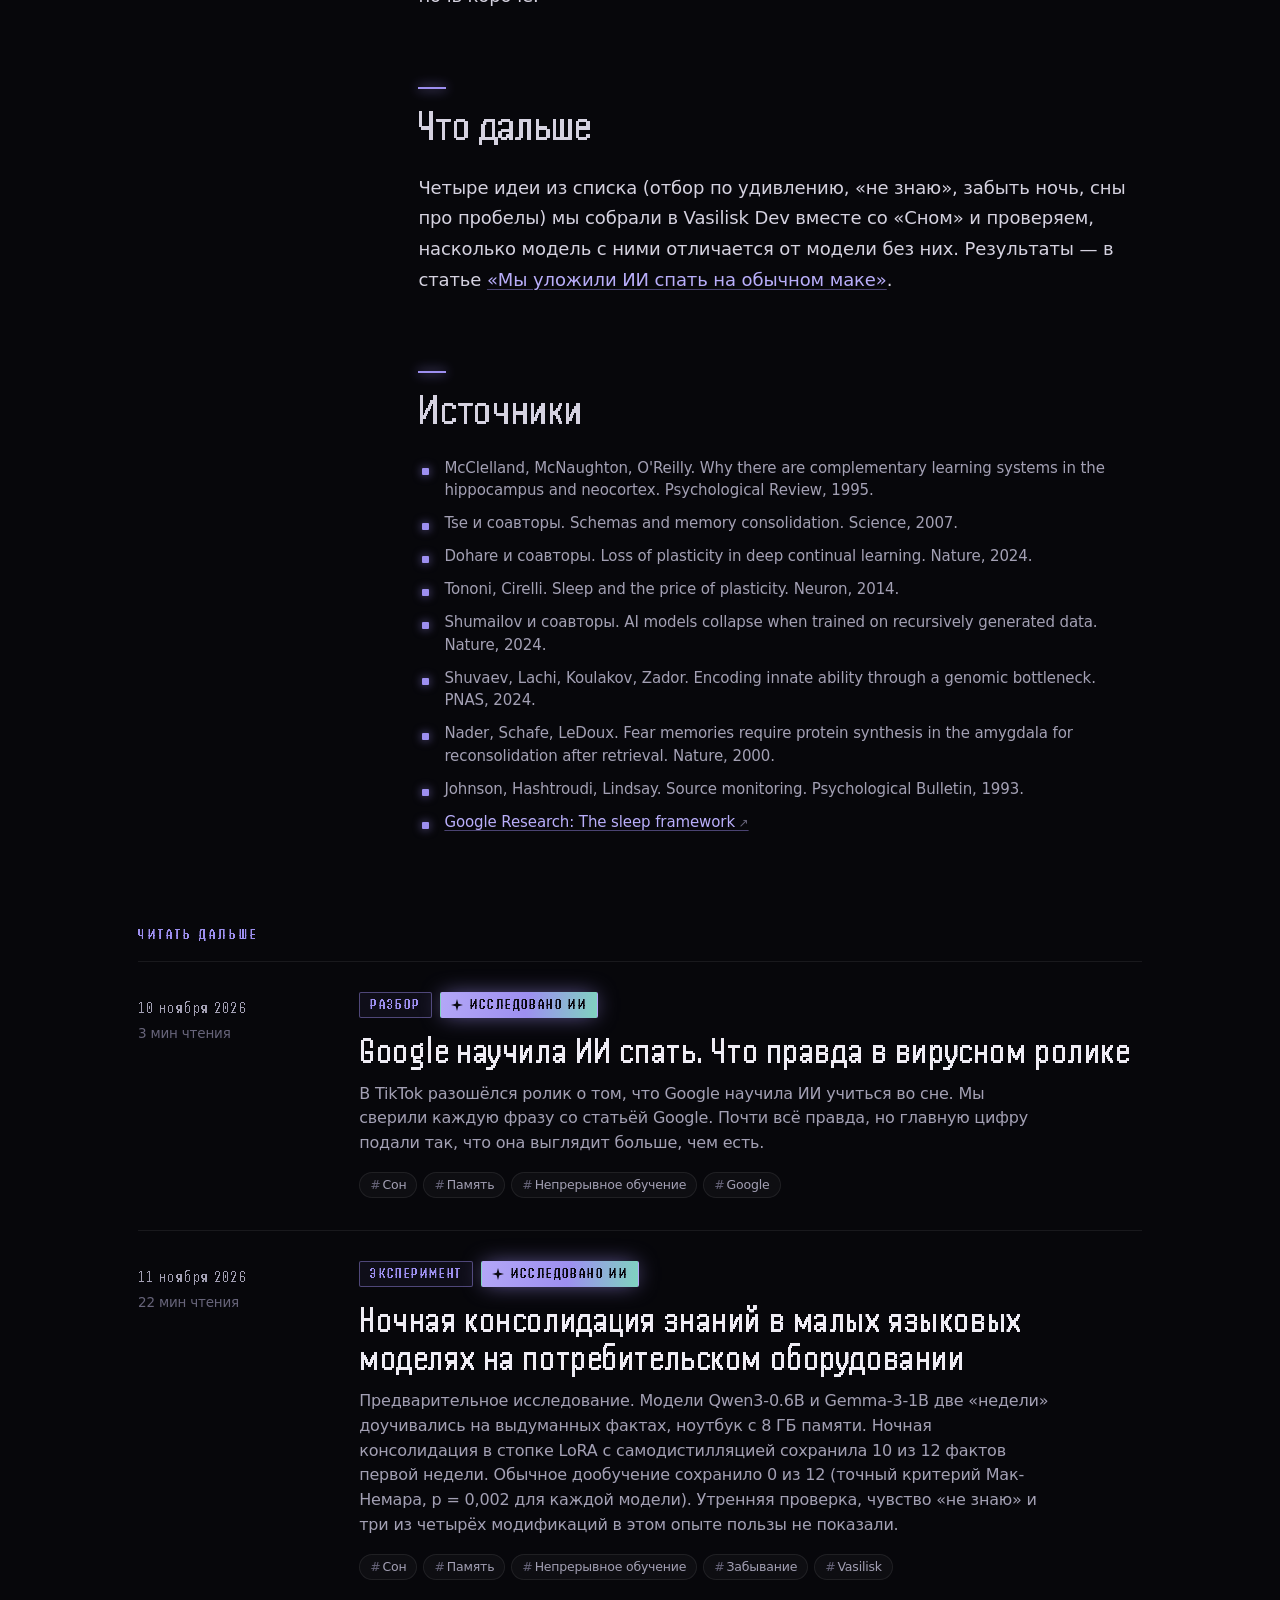
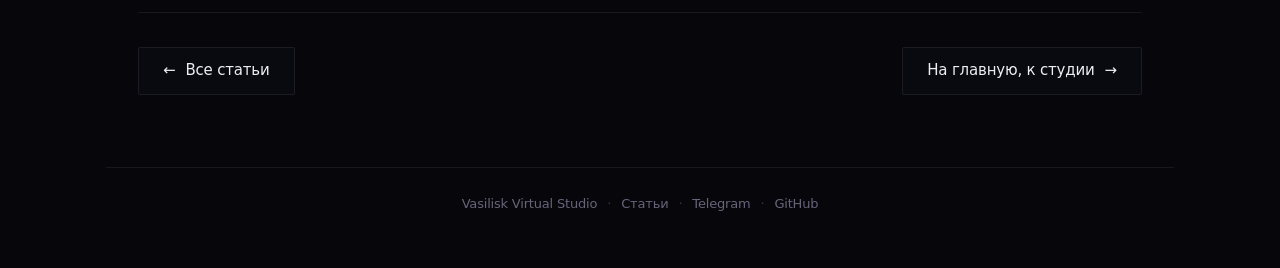
<file: articles/problemy-ii-i-mozg/index.html>
<!DOCTYPE html>
<html lang="ru">
<head>
<meta charset="utf-8">
<meta name="viewport" content="width=device-width, initial-scale=1, viewport-fit=cover">
<title>15 проблем ИИ, которые мозг уже решил — Vasilisk</title>
<meta name="description" content="Современный ИИ забывает, выдумывает, верит кому попало и тратит электричество как город. Человек с этим живёт миллионы лет. Мы собрали пятнадцать проблем ИИ и для каждой нашли, как её решает мозг или эволюция, и что из этого можно взять в код.">
<meta name="theme-color" content="#07070b">
<meta name="generator" content="vasilisk-articles">
<link rel="canonical" href="https://vasiliskstudio.github.io/articles/problemy-ii-i-mozg/">
<meta property="og:type" content="article">
<meta property="og:site_name" content="Vasilisk Virtual Studio">
<meta property="og:title" content="15 проблем ИИ, которые мозг уже решил — Vasilisk">
<meta property="og:description" content="Современный ИИ забывает, выдумывает, верит кому попало и тратит электричество как город. Человек с этим живёт миллионы лет. Мы собрали пятнадцать проблем ИИ и для каждой нашли, как её решает мозг или эволюция, и что из этого можно взять в код.">
<meta property="og:url" content="https://vasiliskstudio.github.io/articles/problemy-ii-i-mozg/">
<meta property="og:image" content="https://vasiliskstudio.github.io/assets/og.jpg">
<meta property="og:image:width" content="1200">
<meta property="og:image:height" content="630">
<meta property="og:image:alt" content="Vasilisk Virtual Studio">
<meta property="og:locale" content="ru_RU">
<meta name="twitter:card" content="summary_large_image">
<link rel="icon" href="../../assets/favicon.svg" type="image/svg+xml">
<link rel="icon" href="../../assets/favicon-96.png" type="image/png" sizes="96x96">
<link rel="icon" href="../../favicon.ico" sizes="48x48">
<link rel="apple-touch-icon" href="../../assets/apple-touch-icon.png">
<meta property="article:published_time" content="2026-11-10">
<meta property="article:tag" content="Мозг">
<meta property="article:tag" content="Эволюция">
<meta property="article:tag" content="Память">
<meta property="article:tag" content="Галлюцинации">
<meta property="article:tag" content="Безопасность">
<meta property="article:tag" content="Обучение">
<script type="application/ld+json">
{
  "@context": "https://schema.org",
  "@type": "Article",
  "headline": "15 проблем ИИ, которые мозг уже решил",
  "description": "Современный ИИ забывает, выдумывает, верит кому попало и тратит электричество как город. Человек с этим живёт миллионы лет. Мы собрали пятнадцать проблем ИИ и для каждой нашли, как её решает мозг или эволюция, и что из этого можно взять в код.",
  "inLanguage": "ru",
  "datePublished": "2026-11-10",
  "dateModified": "2026-11-10",
  "image": "https://vasiliskstudio.github.io/assets/og.jpg",
  "url": "https://vasiliskstudio.github.io/articles/problemy-ii-i-mozg/",
  "mainEntityOfPage": {
    "@type": "WebPage",
    "@id": "https://vasiliskstudio.github.io/articles/problemy-ii-i-mozg/"
  },
  "keywords": "Мозг, Эволюция, Память, Галлюцинации, Безопасность, Обучение",
  "articleSection": [
    "Обзор"
  ],
  "timeRequired": "PT7M",
  "author": {
    "@type": "Organization",
    "name": "Vasilisk Studio",
    "url": "https://vasiliskstudio.github.io/"
  },
  "publisher": {
    "@type": "Organization",
    "name": "Vasilisk Studio",
    "url": "https://vasiliskstudio.github.io/",
    "logo": {
      "@type": "ImageObject",
      "url": "https://vasiliskstudio.github.io/assets/icon-512.png"
    }
  }
}
</script>
<link rel="preload" href="../../assets/handjet-latin.woff2" as="font" type="font/woff2" crossorigin>
<link rel="preload" href="../../assets/handjet-cyrillic.woff2" as="font" type="font/woff2" crossorigin>
<link rel="stylesheet" href="../../css/style.css">
<link rel="stylesheet" href="../../css/articles.css">
</head>
<body class="a-page">

<div class="vignette" aria-hidden="true"></div>
<div class="grain" aria-hidden="true"></div>
<div class="cursor" aria-hidden="true"><i class="c-dot"></i><i class="c-ring"></i></div>
<div class="progress" aria-hidden="true"><i></i></div>

<header class="top a-top">
  <a class="brand" href="../../" aria-label="Vasilisk — на главную">
    <img src="../../assets/logo.svg" alt="" class="brand-mark">
    <span class="brand-name">Vasilisk</span>
  </a>
  <nav class="menu a-menu">
    <a href="../../">Студия</a>
    <a href="../../articles/" class="active">Статьи</a>
  </nav>
  <div class="top-right">
    <a class="chip ghost hide-s" href="https://github.com/VasiliskStudio" target="_blank" rel="noopener">GitHub ↗</a>
  </div>
</header>

<main class="a-main">
  <article class="a-article">
    <header class="a-head">
      <a class="back" href="../"><i>←</i> Все статьи</a>
      <div class="labels"><span class="label">Обзор</span><button type="button" class="label ai" aria-expanded="false" aria-label="Исследовано ИИ: Статью исследовал и написал ИИ, человек выбрал тему и проверил"><svg viewBox="0 0 16 16" width="12" height="12" aria-hidden="true"><path fill="currentColor" d="M8 0l1.7 6.3L16 8l-6.3 1.7L8 16l-1.7-6.3L0 8l6.3-1.7z"/></svg><span>Исследовано ИИ</span><span class="ai-tip" role="tooltip">Статью исследовал и написал ИИ, человек выбрал тему и проверил</span></button></div>
      <h1 class="a-h1">15 проблем ИИ, которые мозг уже решил</h1>
      <p class="a-lede">Современный ИИ забывает, выдумывает, верит кому попало и тратит электричество как город. Человек с этим живёт миллионы лет. Мы собрали пятнадцать проблем ИИ и для каждой нашли, как её решает мозг или эволюция, и что из этого можно взять в код.</p>
      <p class="a-meta"><time datetime="2026-11-10">10 ноября 2026</time><span class="dot">·</span><span>7 мин чтения</span></p>
      <div class="tags"><a class="tag" href="../#tag=%D0%9C%D0%BE%D0%B7%D0%B3" data-tag="Мозг">Мозг</a><a class="tag" href="../#tag=%D0%AD%D0%B2%D0%BE%D0%BB%D1%8E%D1%86%D0%B8%D1%8F" data-tag="Эволюция">Эволюция</a><a class="tag" href="../#tag=%D0%9F%D0%B0%D0%BC%D1%8F%D1%82%D1%8C" data-tag="Память">Память</a><a class="tag" href="../#tag=%D0%93%D0%B0%D0%BB%D0%BB%D1%8E%D1%86%D0%B8%D0%BD%D0%B0%D1%86%D0%B8%D0%B8" data-tag="Галлюцинации">Галлюцинации</a><a class="tag" href="../#tag=%D0%91%D0%B5%D0%B7%D0%BE%D0%BF%D0%B0%D1%81%D0%BD%D0%BE%D1%81%D1%82%D1%8C" data-tag="Безопасность">Безопасность</a><a class="tag" href="../#tag=%D0%9E%D0%B1%D1%83%D1%87%D0%B5%D0%BD%D0%B8%D0%B5" data-tag="Обучение">Обучение</a></div>
    </header>
    <nav class="toc" aria-label="Содержание"><p class="toc-h">Содержание</p><ol><li><a href="#s1">Память и обучение</a></li><li><a href="#s2">Честность и надёжность</a></li><li><a href="#s3">Мышление и тело</a></li><li><a href="#s4">Что дальше</a></li><li><a href="#s5">Источники</a></li></ol></nav>
    <div class="prose">
<p>Для каждой проблемы три вещи: что не так, как это решает человек и что можно сделать в ИИ. Отметка «В Vasilisk» значит, что идею мы уже собрали и проверяем.</p>
<h2 id="s1">Память и обучение</h2>
<h3>1. Дообучили — забыл старое</h3>
<p><strong>Что не так.</strong> Если учить модель новому, старые знания затираются. Это называется катастрофическим забыванием.</p>
<p><strong>Как у человека.</strong> Новое сначала быстро ложится в гиппокамп, а в кору переносится медленно, ночами. Во сне мозг прокручивает пережитое и вплетает его в старое, не стирая (теория дополняющих систем обучения, McClelland и соавторы, 1995).</p>
<p><strong>Что делать в ИИ.</strong> Ночная консолидация: новое учится в отдельный маленький слой, старые слои заморожены, во снах повторяется и старое. <strong>В Vasilisk:</strong> режим «Сон».</p>
<h3>2. Учится мусору</h3>
<p><strong>Что не так.</strong> Модель, которая учится на разговорах, впитает и шутки, и враньё, и ошибки.</p>
<p><strong>Как у человека.</strong> Мозг закрепляет то, что его удивило (ошибка предсказания) и что оказалось важным: дофамин помечает такие следы. Разовое и неважное к утру не закрепляется.</p>
<p><strong>Что делать в ИИ.</strong> Перед сном модель сама меряет, насколько факт для неё нов (по вероятности своих слов). Закрепляет новое и подтверждённое, разовое спорное держит в «карантине», пока не подтвердится. <strong>В Vasilisk:</strong> отбор по удивлению.</p>
<h3>3. Разучивается учиться</h3>
<p><strong>Что не так.</strong> Сети, которые долго учатся подряд, теряют пластичность: новое даётся им всё хуже (Dohare и соавторы, Nature, 2024).</p>
<p><strong>Как у человека.</strong> Во сне синапсы ослабевают обратно (гипотеза синаптического гомеостаза, Тонони и Чирелли), в гиппокампе рождаются новые нейроны, лишние связи обрезаются.</p>
<p><strong>Что делать в ИИ.</strong> Возвращать к жизни неиспользуемые нейроны и обнулять быстрые слои после переноса. <strong>В Vasilisk:</strong> быстрый слой обнуляется каждую ночь.</p>
<h3>4. Новое не связано со старым</h3>
<p><strong>Что не так.</strong> Модель запоминает факт отдельно и не умеет им пользоваться в другом контексте.</p>
<p><strong>Как у человека.</strong> Если новое ложится на знакомую схему, оно закрепляется за одну ночь (опыты Tse и соавторов на крысах, Science, 2007).</p>
<p><strong>Что делать в ИИ.</strong> Во снах смешивать новое со старыми темами, чтобы связь появилась сразу. <strong>В Vasilisk:</strong> сны с примесью старых тем.</p>
<h3>5. Нужны триллионы слов</h3>
<p><strong>Что не так.</strong> Модели учат на триллионах токенов, а ребёнок осваивает язык на десятках миллионов слов.</p>
<p><strong>Как у человека.</strong> Ребёнок учится в действии, спрашивает, начинает с простого, а многое умеет от рождения. Эволюция сжимает опыт поколений в геном, как в очень маленький «предобученный» набор правил (Шуваев, Коулаков, Задор, 2024).</p>
<p><strong>Что делать в ИИ.</strong> Учить от простого к сложному, давать модели спрашивать самой, искать встроенные подсказки, которые сокращают обучение.</p>
<h3>6. Учится только тому, что дали</h3>
<p><strong>Что не так.</strong> Модель не замечает, чего не знает, и не тянется к этому сама.</p>
<p><strong>Как у человека.</strong> Любопытство: мозг поощряет закрытие пробелов в знаниях, особенно небольших и близких к уже известному.</p>
<p><strong>Что делать в ИИ.</strong> Днём записывать вопросы, на которых модель ошиблась или засомневалась, а ночью видеть сны именно о них. <strong>В Vasilisk:</strong> сны про пробелы.</p>
<h3>7. Выученное нельзя удалить</h3>
<p><strong>Что не так.</strong> Знание, вшитое в веса, не вынуть. Право человека на удаление своих данных выполнить почти невозможно.</p>
<p><strong>Как у человека.</strong> Мозг умеет активно забывать (у дрозофил за это отвечает дофамин), а вспомненное воспоминание можно переписать (реконсолидация, Nader, 2000).</p>
<p><strong>Что делать в ИИ.</strong> Хранить каждую порцию знаний отдельным слоем, который можно выкинуть. <strong>В Vasilisk:</strong> «Забыть ночь».</p>
<h2 id="s2">Честность и надёжность</h2>
<h3>8. Выдумывает</h3>
<p><strong>Что не так.</strong> Модель уверенно рассказывает то, чего не знает (галлюцинации).</p>
<p><strong>Как у человека.</strong> Здоровый мозг чувствует, что не знает («вертится на языке» и обратное ощущение пустоты), и помнит, откуда узнал (контроль источника, Marcia Johnson). Люди начинают уверенно выдумывать, когда этот контроль ломается.</p>
<p><strong>Что делать в ИИ.</strong> Мерить уверенность по вероятностям слов, настраивать порог на заведомо неизвестном и отвечать «не знаю». У каждого факта хранить метку, откуда он. <strong>В Vasilisk:</strong> чувство «не знаю».</p>
<h3>9. Верит любому тексту</h3>
<p><strong>Что не так.</strong> Инструкцию, спрятанную в письме или на сайте, модель может выполнить как приказ хозяина (инъекция в подсказку).</p>
<p><strong>Как у человека.</strong> Иммунитет отличает своё от чужого. Мозг отличает воспринятое от воображаемого и помнит, кто что сказал.</p>
<p><strong>Что делать в ИИ.</strong> Помечать каждый кусок текста по каналу: хозяин или внешний мир. Команды принимать только из канала хозяина, остальное считать данными.</p>
<h3>10. Поддакивает</h3>
<p><strong>Что не так.</strong> Модель соглашается с пользователем, даже когда он неправ, потому что так её чаще хвалили.</p>
<p><strong>Как у человека.</strong> Внутренний «контролёр» в передней поясной коре замечает конфликт между тем, что знаешь, и тем, что хочешь сказать. Общество веками держит роль «адвоката дьявола».</p>
<p><strong>Что делать в ИИ.</strong> Перед ответом сверять его со своими знаниями без учёта мнения собеседника и отдельно хвалить за несогласие по делу.</p>
<h3>11. Подгоняет результат под награду</h3>
<p><strong>Что не так.</strong> Модель находит лазейку, как получить высокую оценку, не сделав дело.</p>
<p><strong>Как у человека.</strong> У живого существа много потребностей, и каждая насыщается: наелся и больше не хочется. Ни одну цель организм не гонит до бесконечности (гомеостаз).</p>
<p><strong>Что делать в ИИ.</strong> Несколько целей с насыщением вместо одной бесконечной награды.</p>
<h3>12. Учится на своих же текстах и деградирует</h3>
<p><strong>Что не так.</strong> Если модель много учить на текстах моделей, разнообразие пропадает, и она вырождается (коллапс модели, Шумайлов и соавторы, Nature, 2024).</p>
<p><strong>Как у человека.</strong> Сны тоже «синтетические данные», но они собраны из настоящих дневных впечатлений. Эволюция держит разнообразие перемешиванием генов.</p>
<p><strong>Что делать в ИИ.</strong> Сны всегда привязаны к настоящим фактам дня, а к лучшим снам добавляются случайные для разнообразия. <strong>В Vasilisk:</strong> так устроен отбор снов.</p>
<h2 id="s3">Мышление и тело</h2>
<h3>13. Одинаково думает над лёгким и трудным</h3>
<p><strong>Что не так.</strong> Простой вопрос и сложная задача получали одинаково вычислений.</p>
<p><strong>Как у человека.</strong> Быстрое и медленное мышление (Канеман): трудное и неожиданное включает медленное.</p>
<p><strong>Что делать в ИИ.</strong> Думать дольше там, где сложно. Это уже есть в новых моделях: они сами решают, сколько размышлять.</p>
<h3>14. Не понимает физический мир</h3>
<p><strong>Что не так.</strong> Модель знает слова о мире, но не мир.</p>
<p><strong>Как у человека.</strong> Ребёнок учится, трогая, роняя и видя последствия: действие и ожидание в одной петле.</p>
<p><strong>Что делать в ИИ.</strong> Модели мира, обучение на видео и действиях, а не только на тексте.</p>
<h3>15. Слишком дорого</h3>
<p><strong>Что не так.</strong> Большие модели тратят мегаватты.</p>
<p><strong>Как у человека.</strong> Мозг работает примерно на 20 ваттах: в каждый момент активна малая доля нейронов, учится он в основном на неожиданном.</p>
<p><strong>Что делать в ИИ.</strong> Включать только нужные части (смесь экспертов) и учиться только на новом. <strong>В Vasilisk:</strong> отбор по удивлению делает ночь короче.</p>
<h2 id="s4">Что дальше</h2>
<p>Четыре идеи из списка (отбор по удивлению, «не знаю», забыть ночь, сны про пробелы) мы собрали в Vasilisk Dev вместе со «Сном» и проверяем, насколько модель с ними отличается от модели без них. Результаты — в статье <a href="/articles/son-opyt/">«Мы уложили ИИ спать на обычном маке»</a>.</p>
<h2 id="s5">Источники</h2>
<ul class="sources"><li>McClelland, McNaughton, O'Reilly. Why there are complementary learning systems in the hippocampus and neocortex. Psychological Review, 1995.</li><li>Tse и соавторы. Schemas and memory consolidation. Science, 2007.</li><li>Dohare и соавторы. Loss of plasticity in deep continual learning. Nature, 2024.</li><li>Tononi, Cirelli. Sleep and the price of plasticity. Neuron, 2014.</li><li>Shumailov и соавторы. AI models collapse when trained on recursively generated data. Nature, 2024.</li><li>Shuvaev, Lachi, Koulakov, Zador. Encoding innate ability through a genomic bottleneck. PNAS, 2024.</li><li>Nader, Schafe, LeDoux. Fear memories require protein synthesis in the amygdala for reconsolidation after retrieval. Nature, 2000.</li><li>Johnson, Hashtroudi, Lindsay. Source monitoring. Psychological Bulletin, 1993.</li><li><a href="https://research.google/blog/the-sleep-framework-a-new-way-for-llms-to-retain-knowledge-in-continual-learning/" target="_blank" rel="noopener">Google Research: The sleep framework</a></li></ul>
    </div>
  </article>
  <section class="a-more">
    <p class="kicker"><span>Читать дальше</span></p>
    <article class="a-row" data-labels="Разбор|Исследовано ИИ" data-tags="Сон|Память|Непрерывное обучение|Google">
      <div class="a-side"><p class="a-meta"><time datetime="2026-11-10">10 ноября 2026</time><span class="dot">·</span><span>3 мин чтения</span></p></div>
      <div class="a-body">
        <div class="labels"><span class="label">Разбор</span><button type="button" class="label ai" aria-expanded="false" aria-label="Исследовано ИИ: Статью исследовал и написал ИИ, человек выбрал тему и проверил"><svg viewBox="0 0 16 16" width="12" height="12" aria-hidden="true"><path fill="currentColor" d="M8 0l1.7 6.3L16 8l-6.3 1.7L8 16l-1.7-6.3L0 8l6.3-1.7z"/></svg><span>Исследовано ИИ</span><span class="ai-tip" role="tooltip">Статью исследовал и написал ИИ, человек выбрал тему и проверил</span></button></div>
        <h3 class="a-title"><a href="../google-son/">Google научила ИИ спать. Что правда в вирусном ролике</a></h3>
        <p class="a-lead">В TikTok разошёлся ролик о том, что Google научила ИИ учиться во сне. Мы сверили каждую фразу со статьёй Google. Почти всё правда, но главную цифру подали так, что она выглядит больше, чем есть.</p>
        <div class="tags"><a class="tag" href="../#tag=%D0%A1%D0%BE%D0%BD" data-tag="Сон">Сон</a><a class="tag" href="../#tag=%D0%9F%D0%B0%D0%BC%D1%8F%D1%82%D1%8C" data-tag="Память">Память</a><a class="tag" href="../#tag=%D0%9D%D0%B5%D0%BF%D1%80%D0%B5%D1%80%D1%8B%D0%B2%D0%BD%D0%BE%D0%B5%20%D0%BE%D0%B1%D1%83%D1%87%D0%B5%D0%BD%D0%B8%D0%B5" data-tag="Непрерывное обучение">Непрерывное обучение</a><a class="tag" href="../#tag=Google" data-tag="Google">Google</a></div>
      </div>
    </article>
    <article class="a-row" data-labels="Эксперимент|Исследовано ИИ" data-tags="Сон|Память|Непрерывное обучение|Забывание|Vasilisk">
      <div class="a-side"><p class="a-meta"><time datetime="2026-11-11">11 ноября 2026</time><span class="dot">·</span><span>22 мин чтения</span></p></div>
      <div class="a-body">
        <div class="labels"><span class="label">Эксперимент</span><button type="button" class="label ai" aria-expanded="false" aria-label="Исследовано ИИ: Статью исследовал и написал ИИ, человек выбрал тему и проверил"><svg viewBox="0 0 16 16" width="12" height="12" aria-hidden="true"><path fill="currentColor" d="M8 0l1.7 6.3L16 8l-6.3 1.7L8 16l-1.7-6.3L0 8l6.3-1.7z"/></svg><span>Исследовано ИИ</span><span class="ai-tip" role="tooltip">Статью исследовал и написал ИИ, человек выбрал тему и проверил</span></button></div>
        <h3 class="a-title"><a href="../son-opyt/">Ночная консолидация знаний в малых языковых моделях на потребительском оборудовании</a></h3>
        <p class="a-lead">Предварительное исследование. Модели Qwen3-0.6B и Gemma-3-1B две «недели» доучивались на выдуманных фактах, ноутбук с 8 ГБ памяти. Ночная консолидация в стопке LoRA с самодистилляцией сохранила 10 из 12 фактов первой недели. Обычное дообучение сохранило 0 из 12 (точный критерий Мак-Немара, p = 0,002 для каждой модели). Утренняя проверка, чувство «не знаю» и три из четырёх модификаций в этом опыте пользы не показали.</p>
        <div class="tags"><a class="tag" href="../#tag=%D0%A1%D0%BE%D0%BD" data-tag="Сон">Сон</a><a class="tag" href="../#tag=%D0%9F%D0%B0%D0%BC%D1%8F%D1%82%D1%8C" data-tag="Память">Память</a><a class="tag" href="../#tag=%D0%9D%D0%B5%D0%BF%D1%80%D0%B5%D1%80%D1%8B%D0%B2%D0%BD%D0%BE%D0%B5%20%D0%BE%D0%B1%D1%83%D1%87%D0%B5%D0%BD%D0%B8%D0%B5" data-tag="Непрерывное обучение">Непрерывное обучение</a><a class="tag" href="../#tag=%D0%97%D0%B0%D0%B1%D1%8B%D0%B2%D0%B0%D0%BD%D0%B8%D0%B5" data-tag="Забывание">Забывание</a><a class="tag" href="../#tag=Vasilisk" data-tag="Vasilisk">Vasilisk</a></div>
      </div>
    </article>
  </section>
  <nav class="a-nav">
    <a class="btn" href="../"><i class="arr l">←</i><span>Все статьи</span></a>
    <a class="btn" href="../../"><span>На главную, к студии</span><i class="arr r">→</i></a>
  </nav>

  <footer class="foot">
    <a href="../../">Vasilisk Virtual Studio</a>
    <span class="dot">·</span>
    <a href="../../articles/">Статьи</a>
    <span class="dot">·</span>
    <a href="https://t.me/vasiliskstudio" target="_blank" rel="noopener">Telegram</a>
    <span class="dot">·</span>
    <a href="https://github.com/VasiliskStudio" target="_blank" rel="noopener">GitHub</a>
  </footer>
</main>

<script src="../../js/articles.js" defer></script>
</body>
</html>
</file>
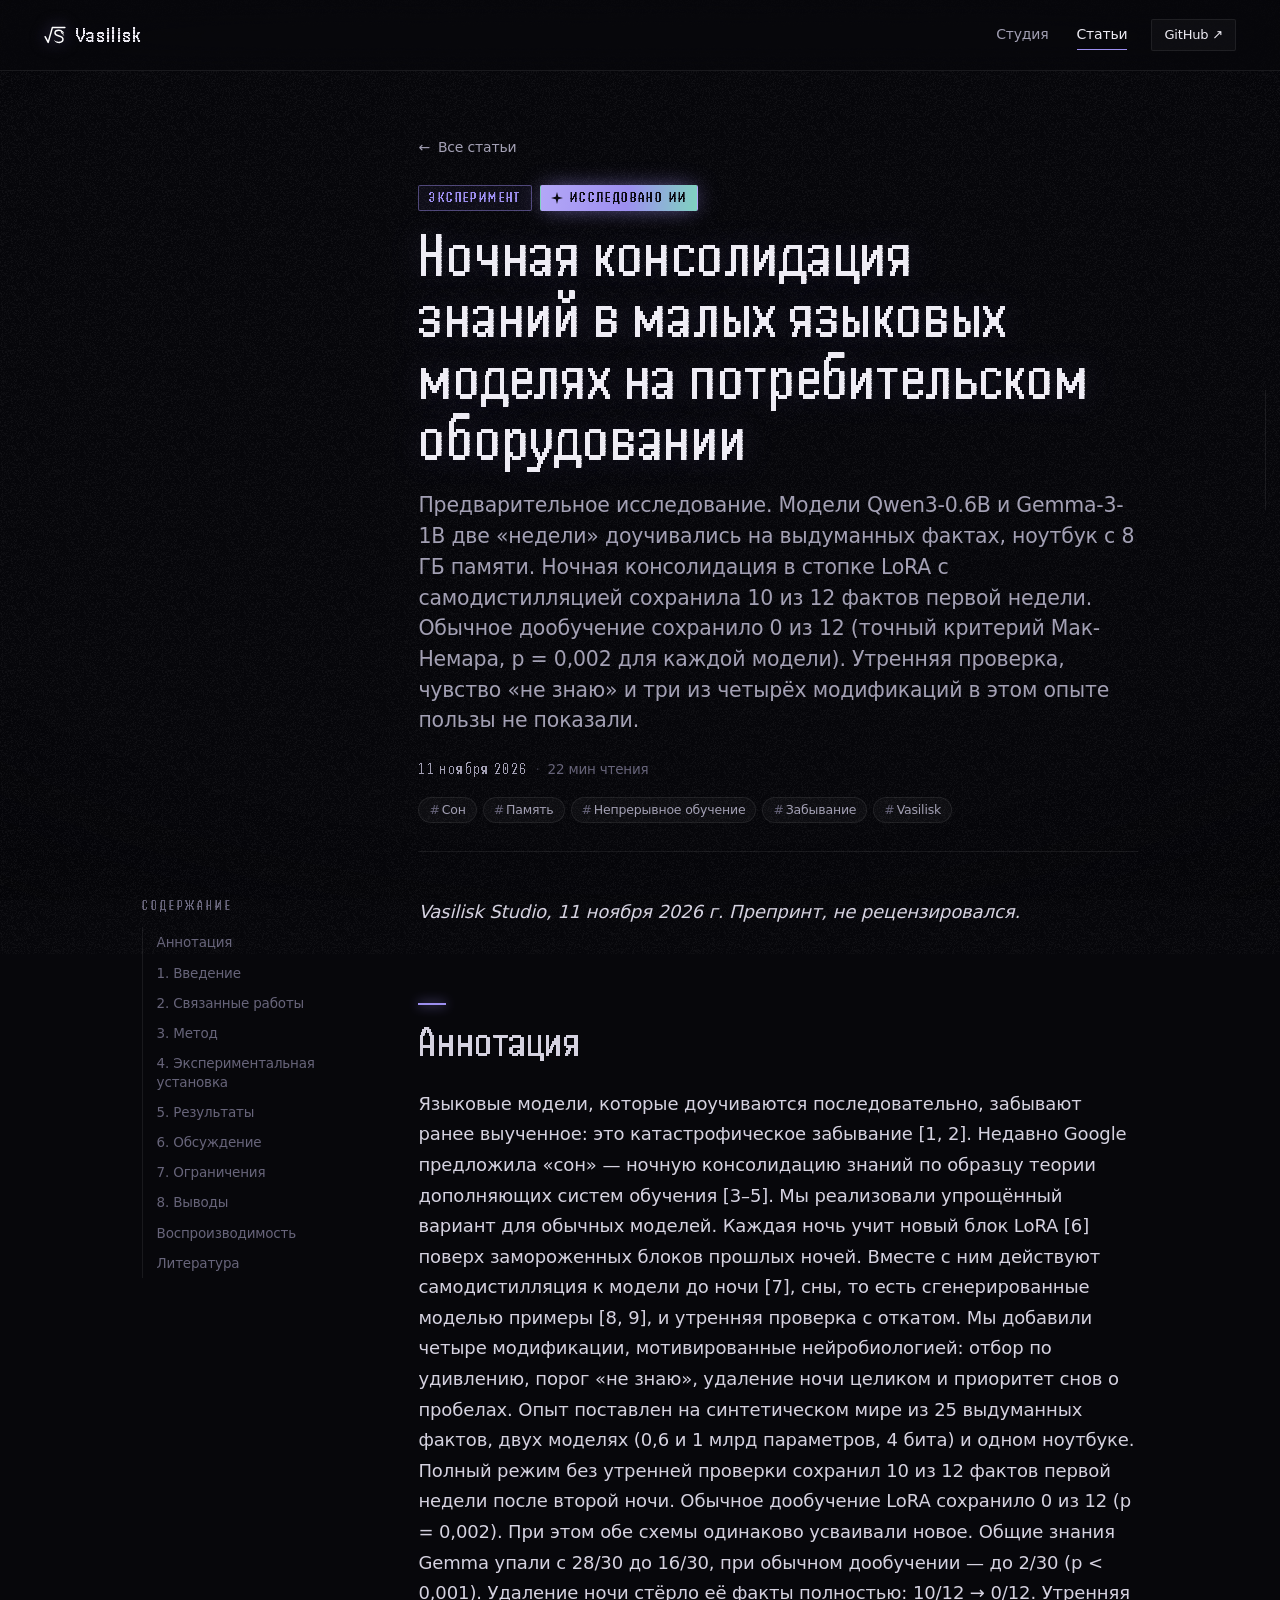
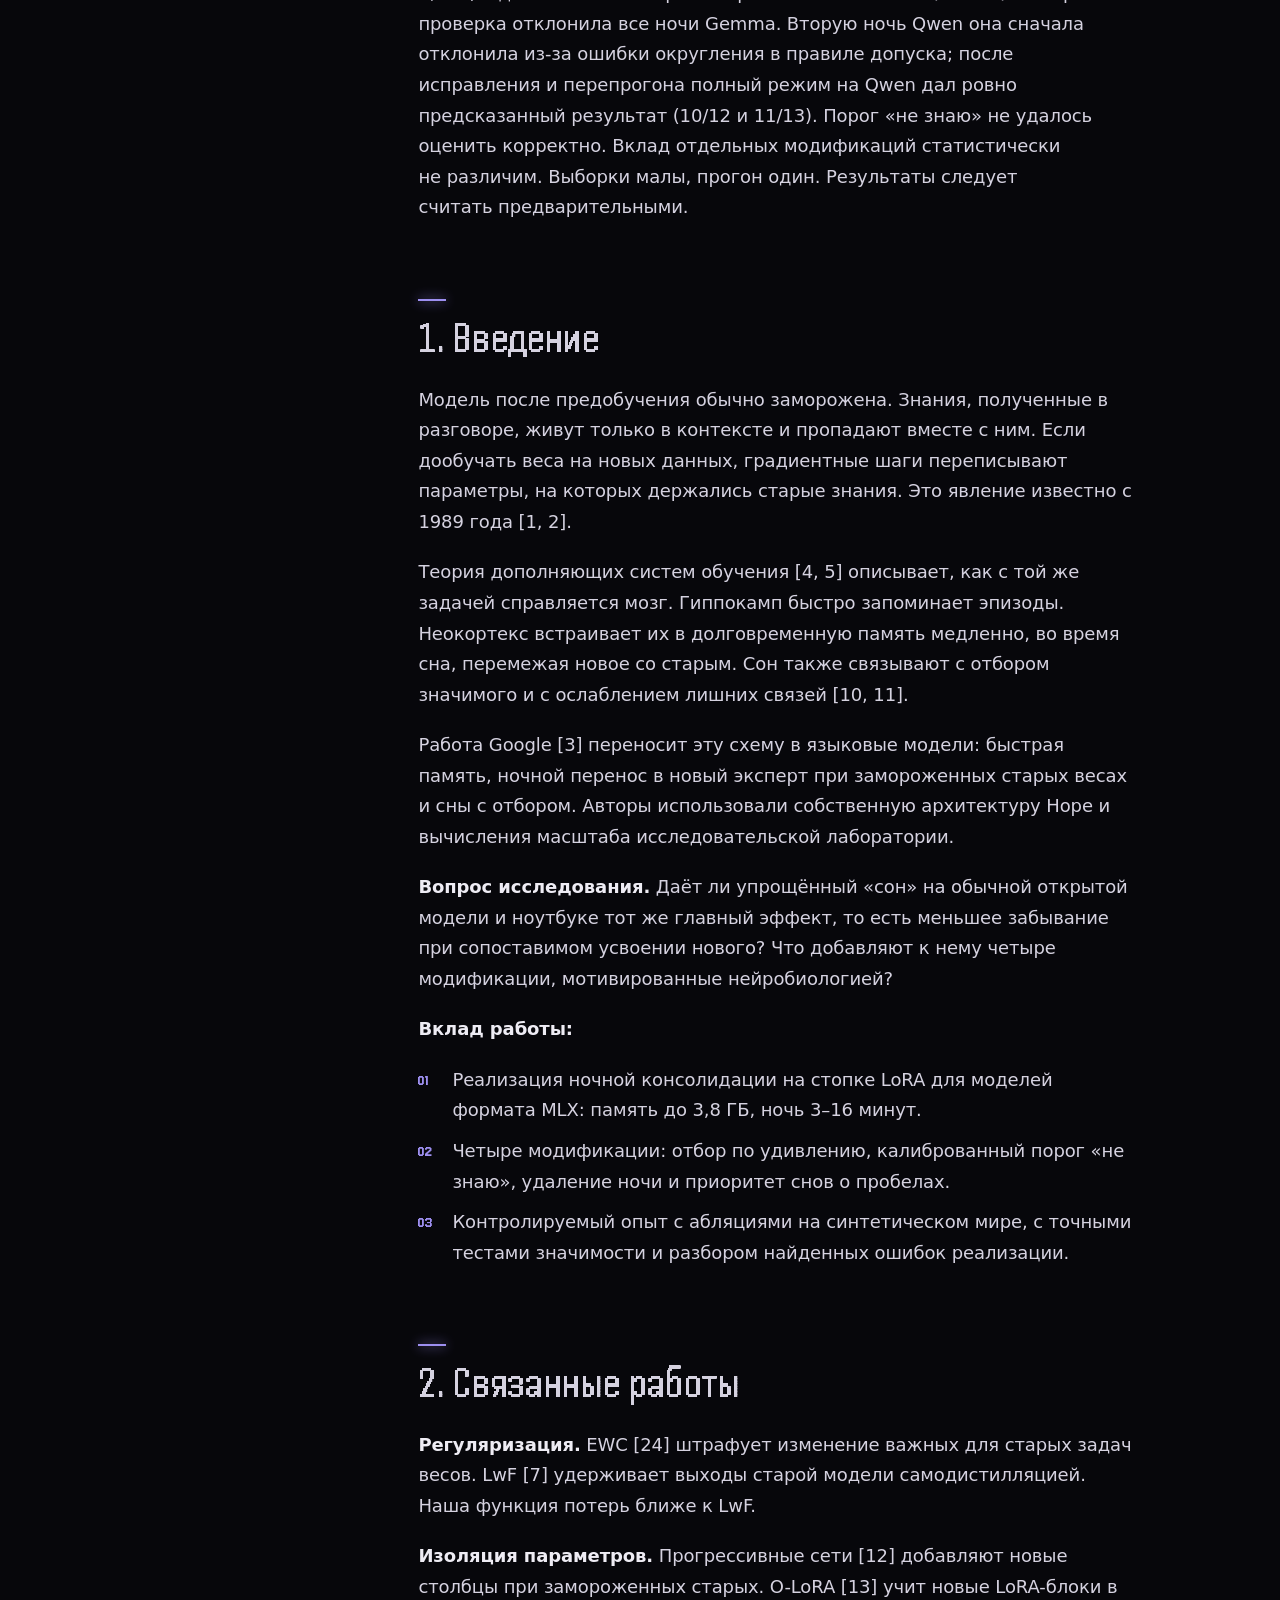
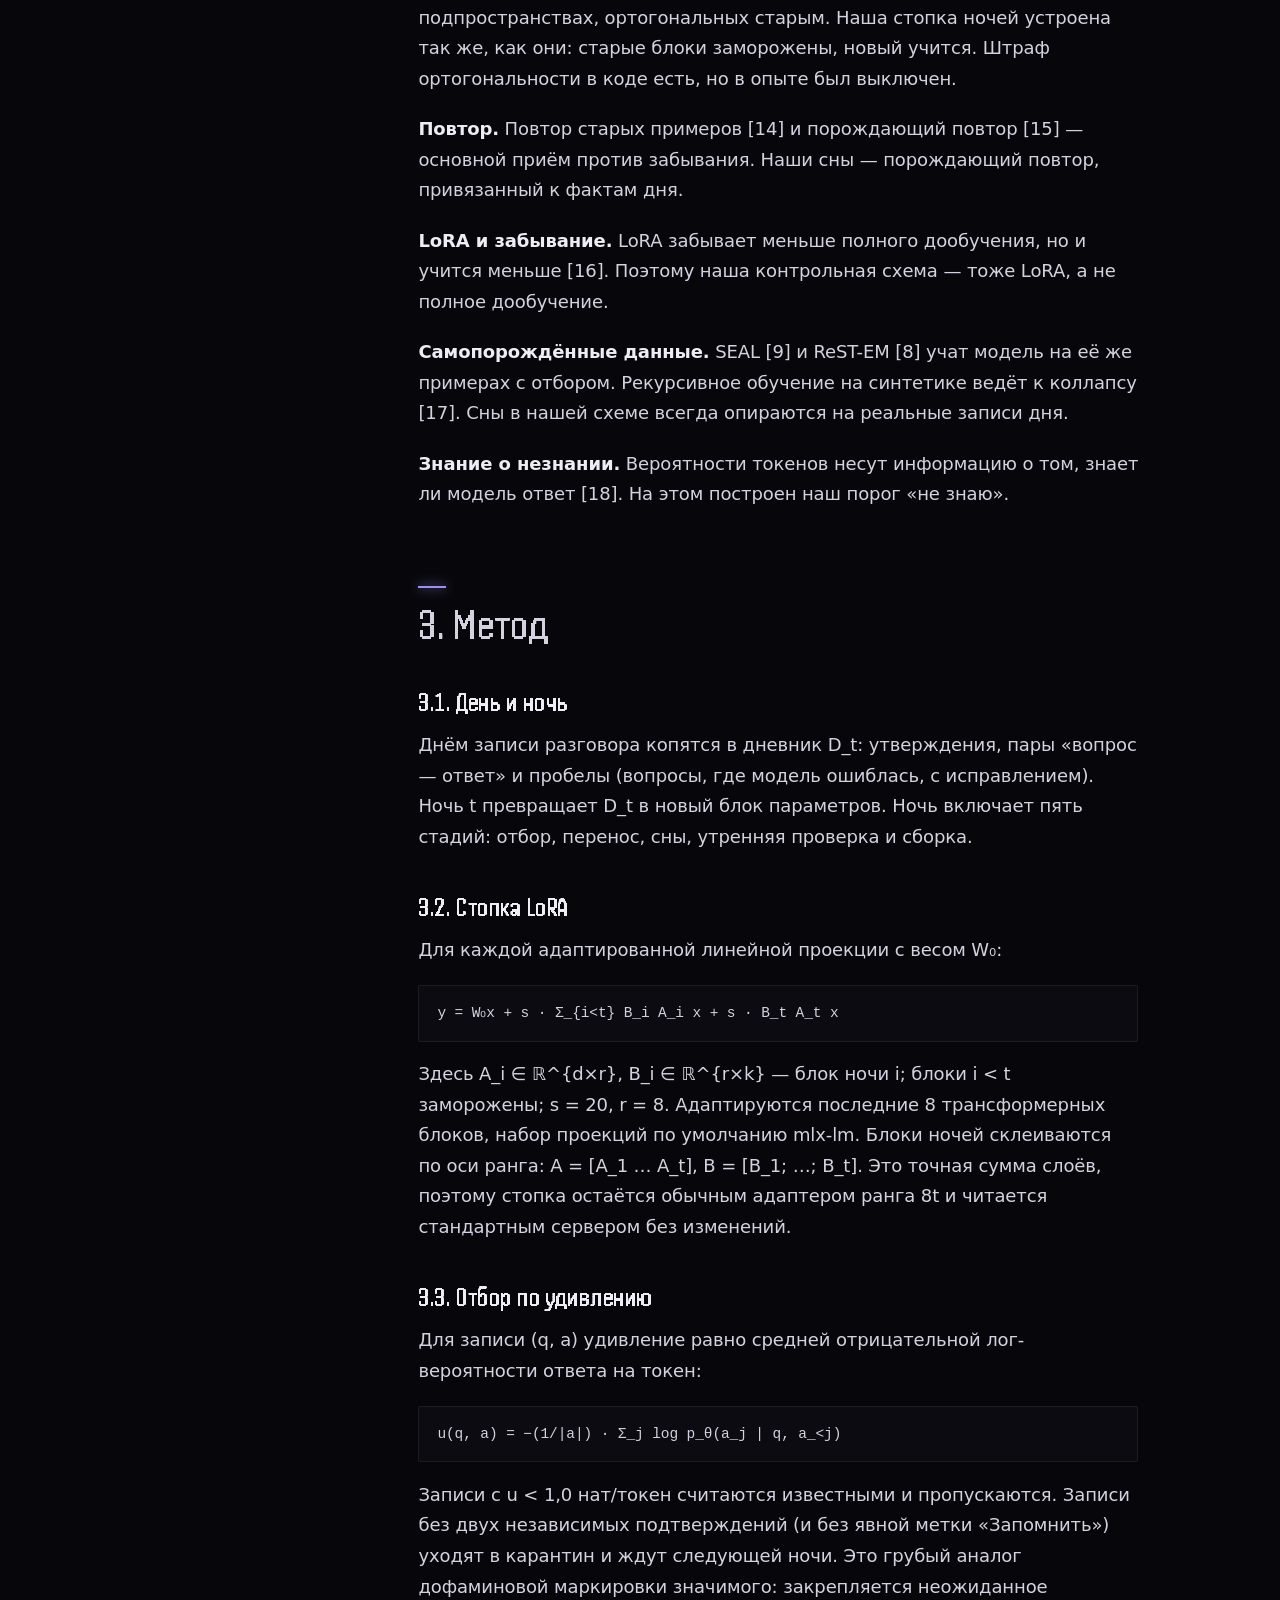
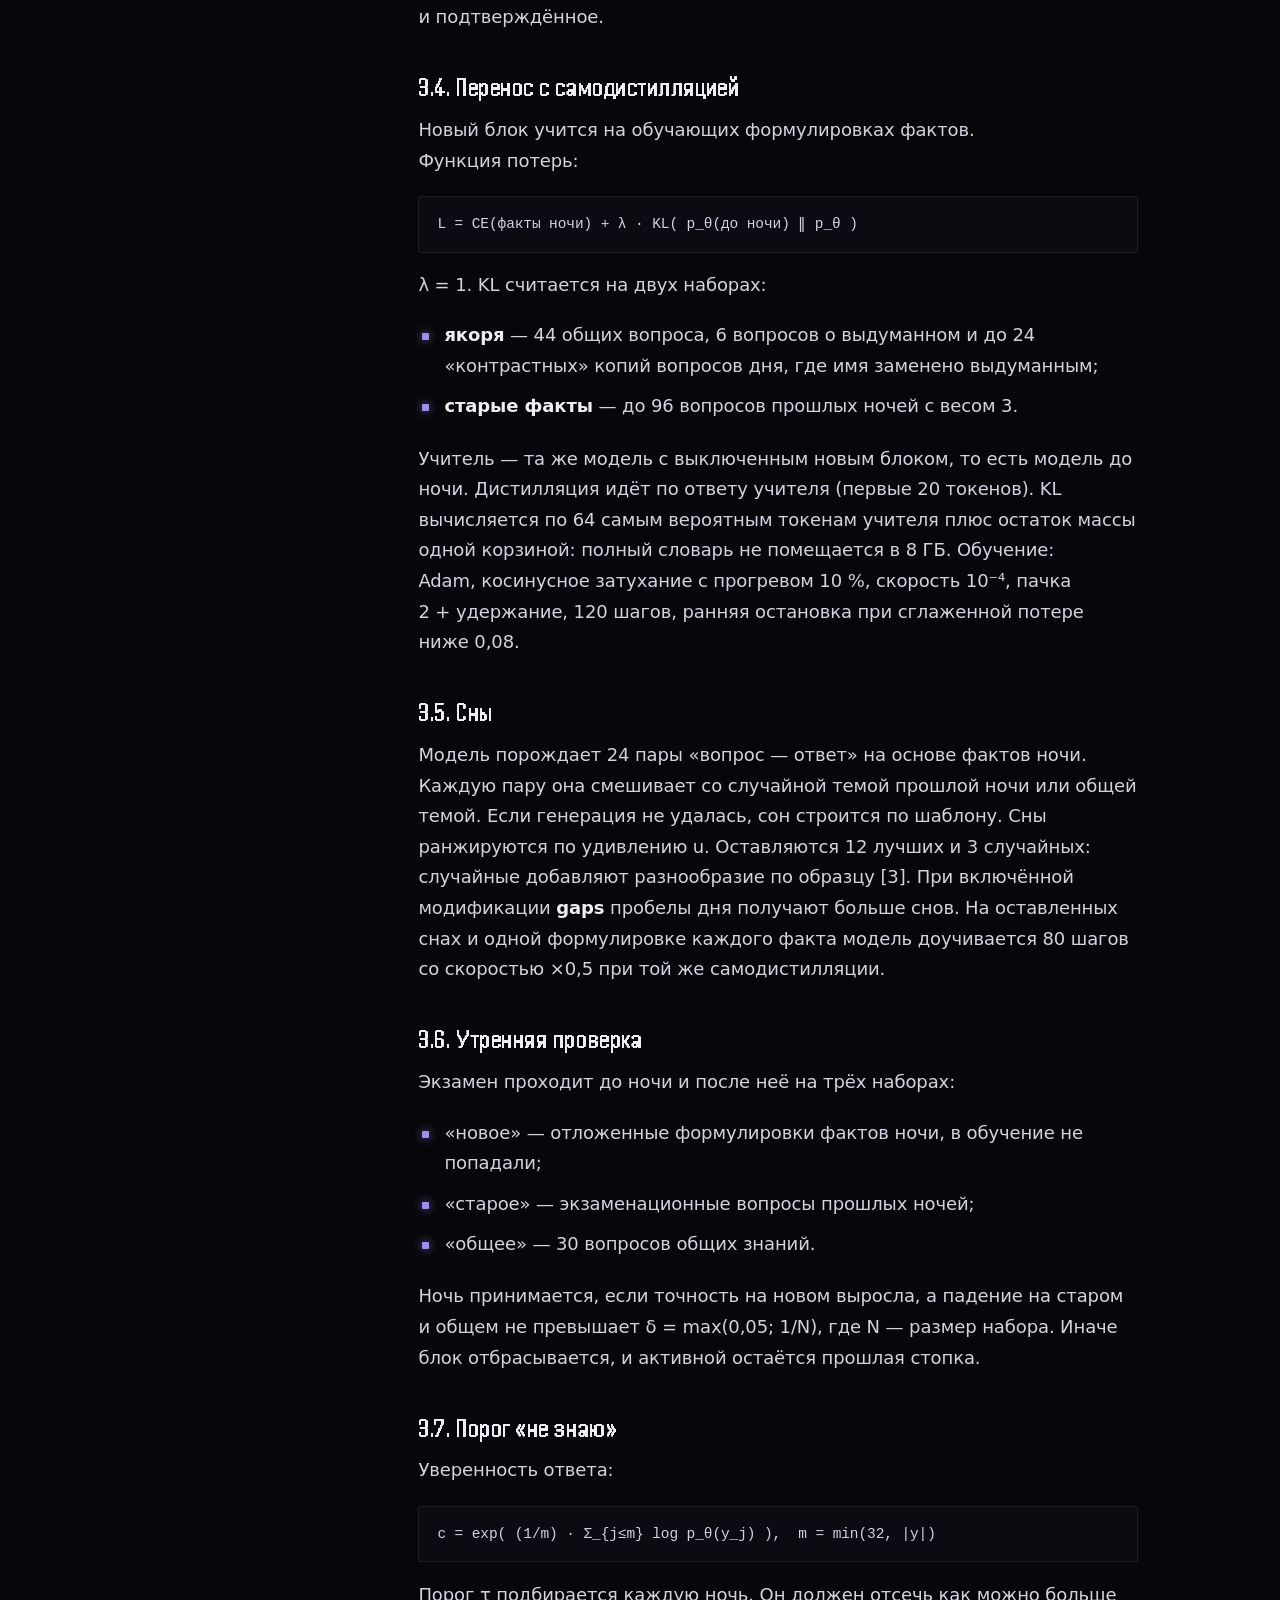
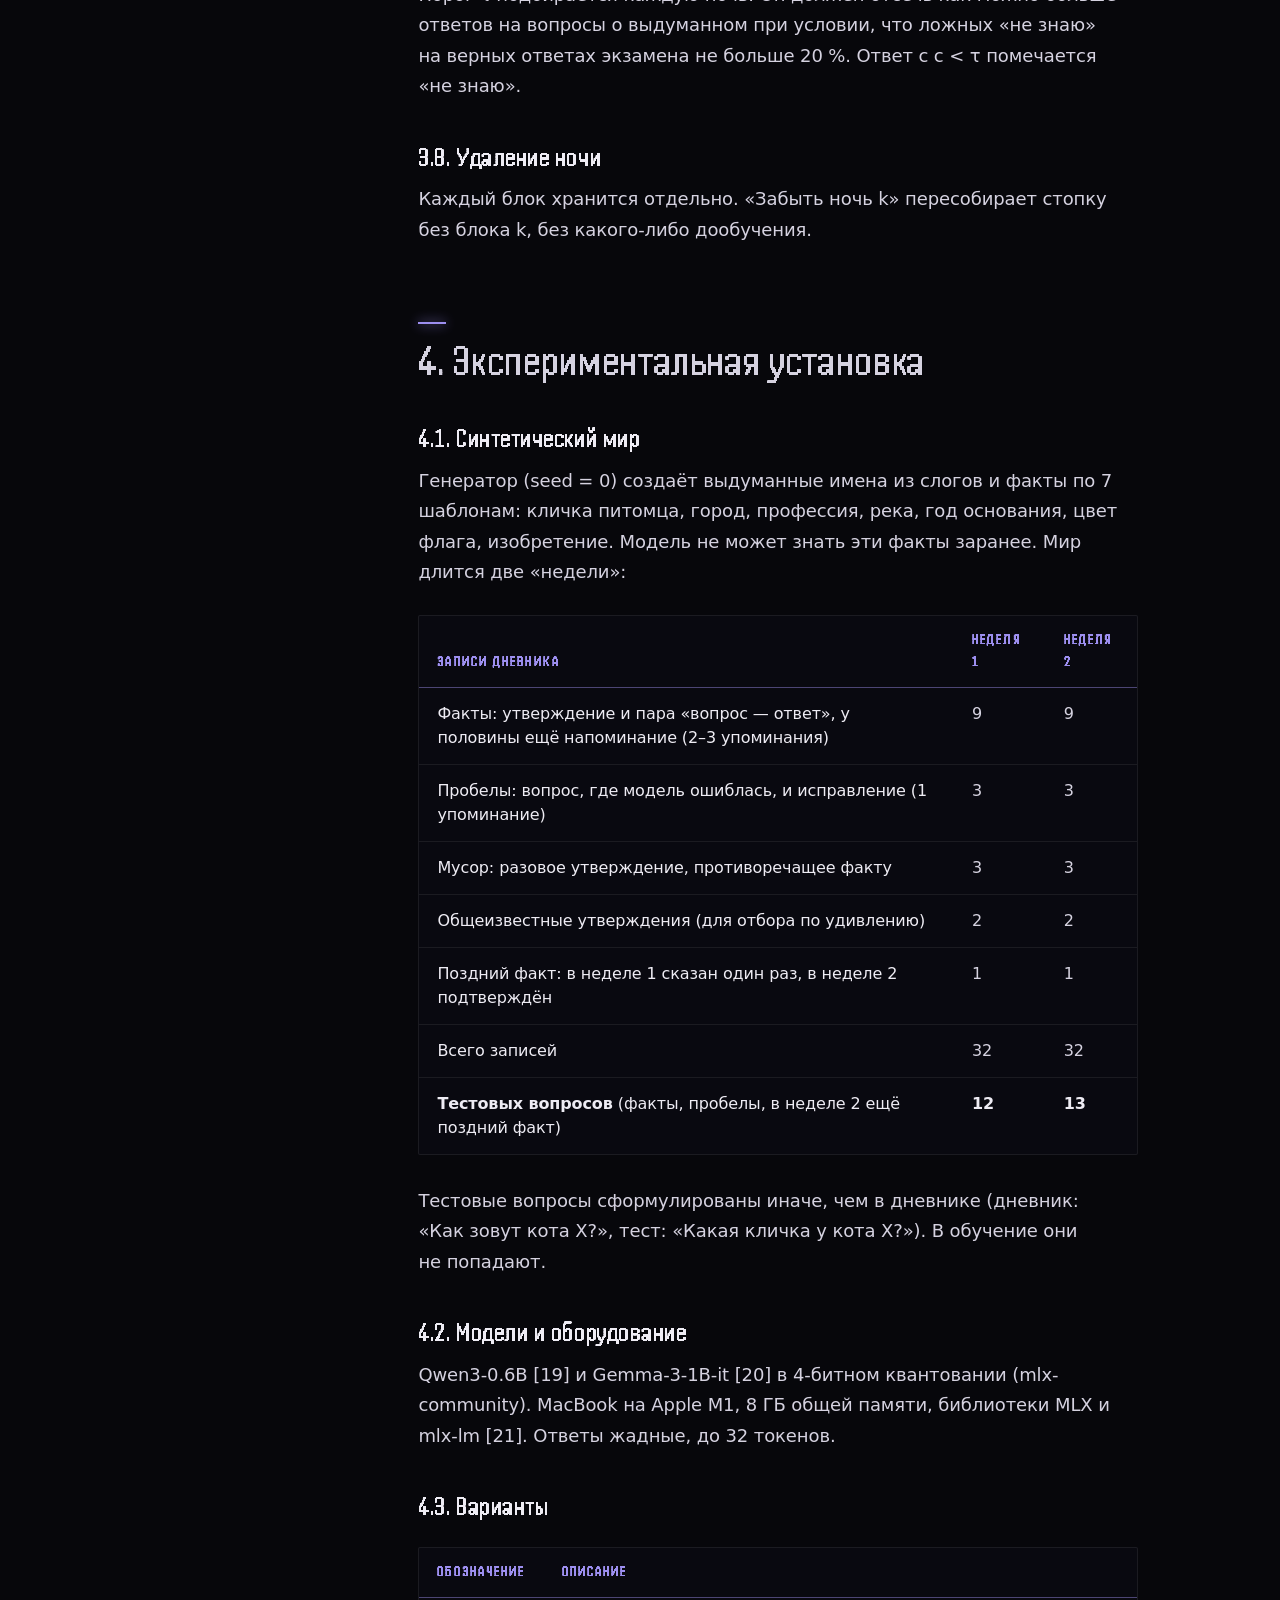
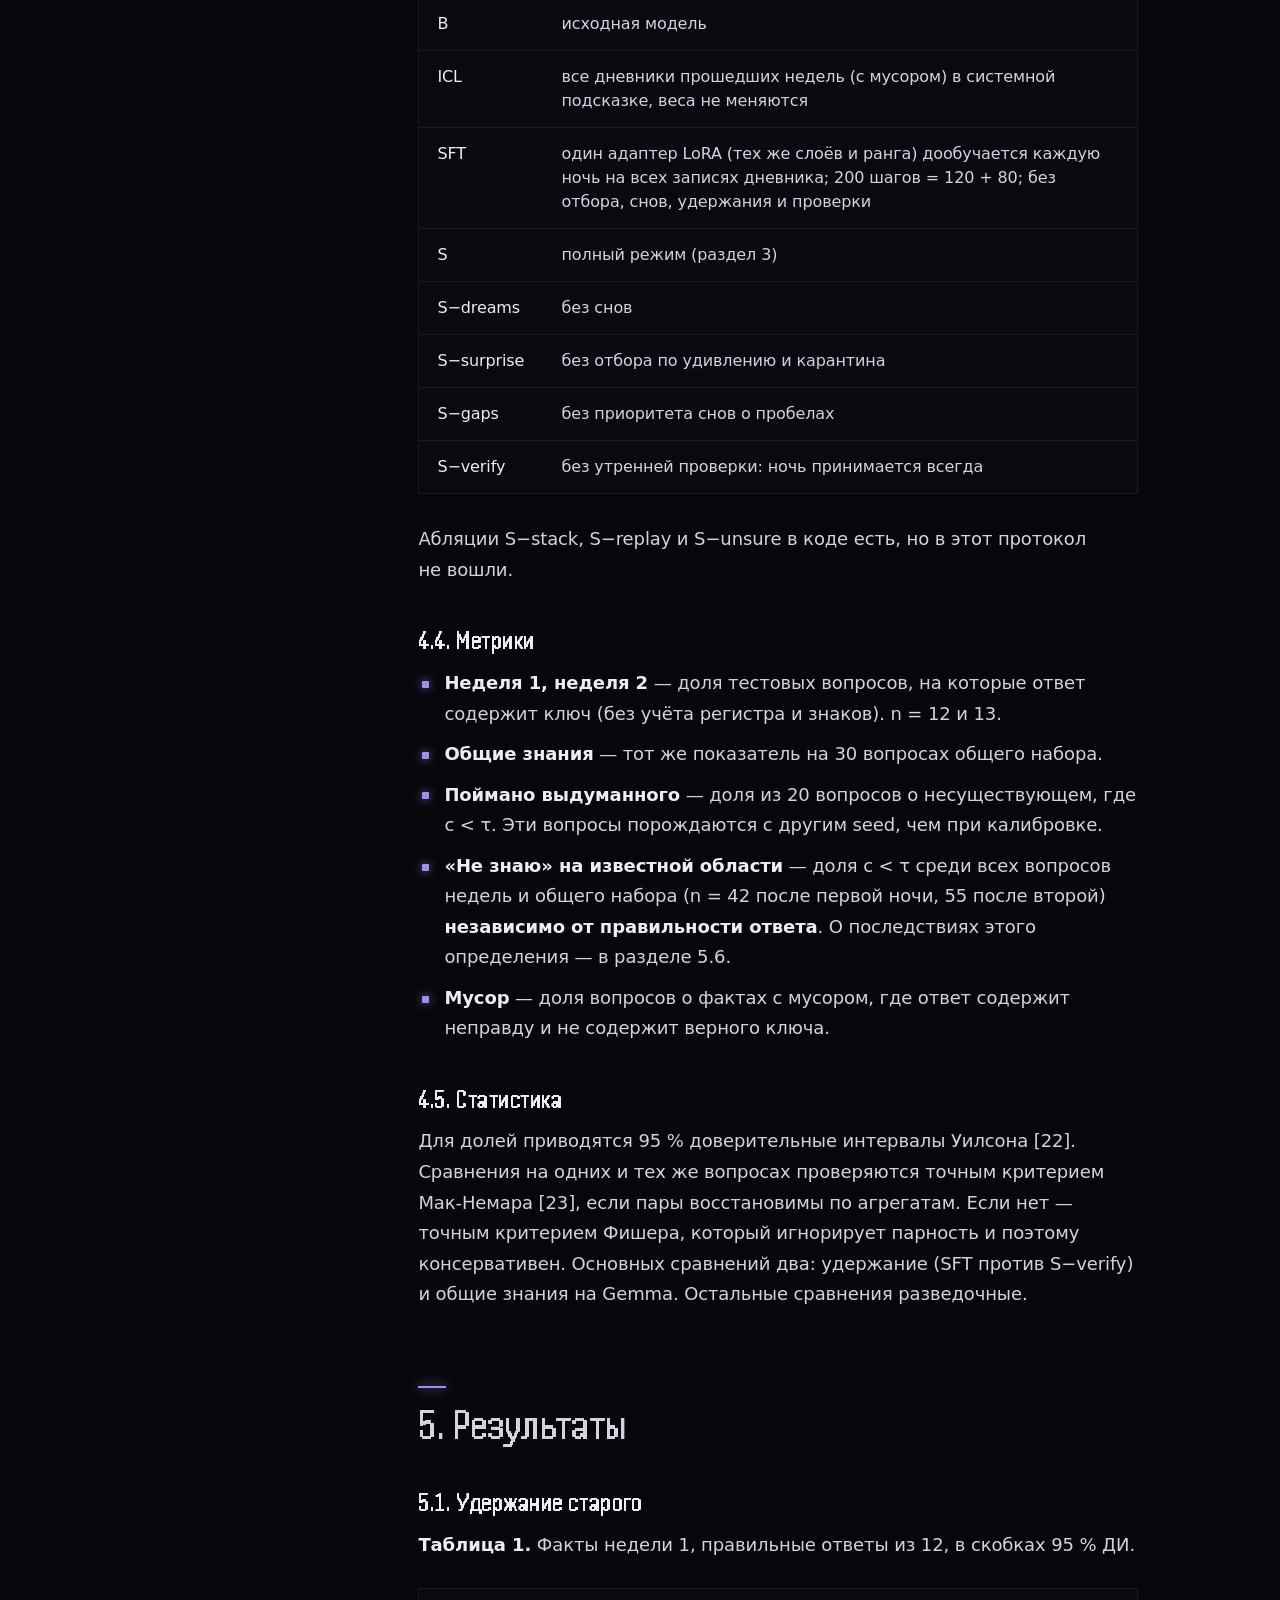
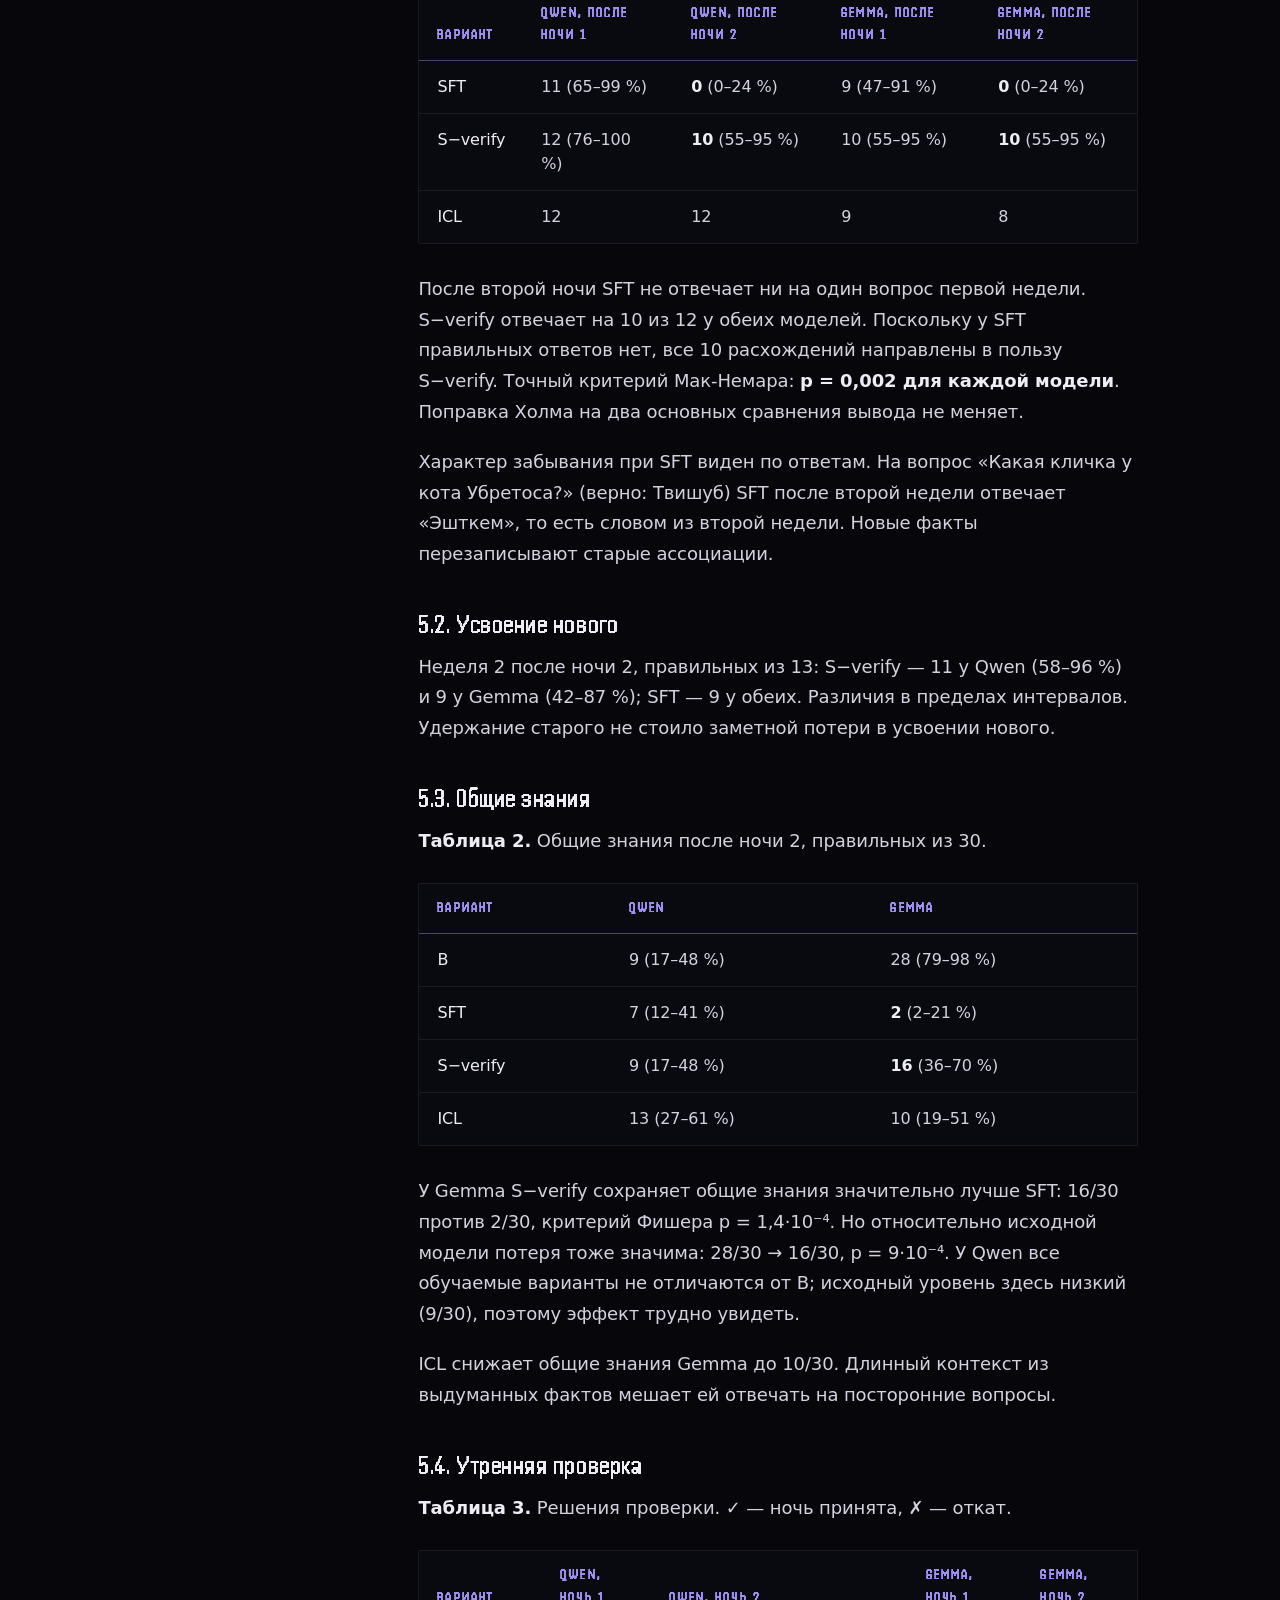
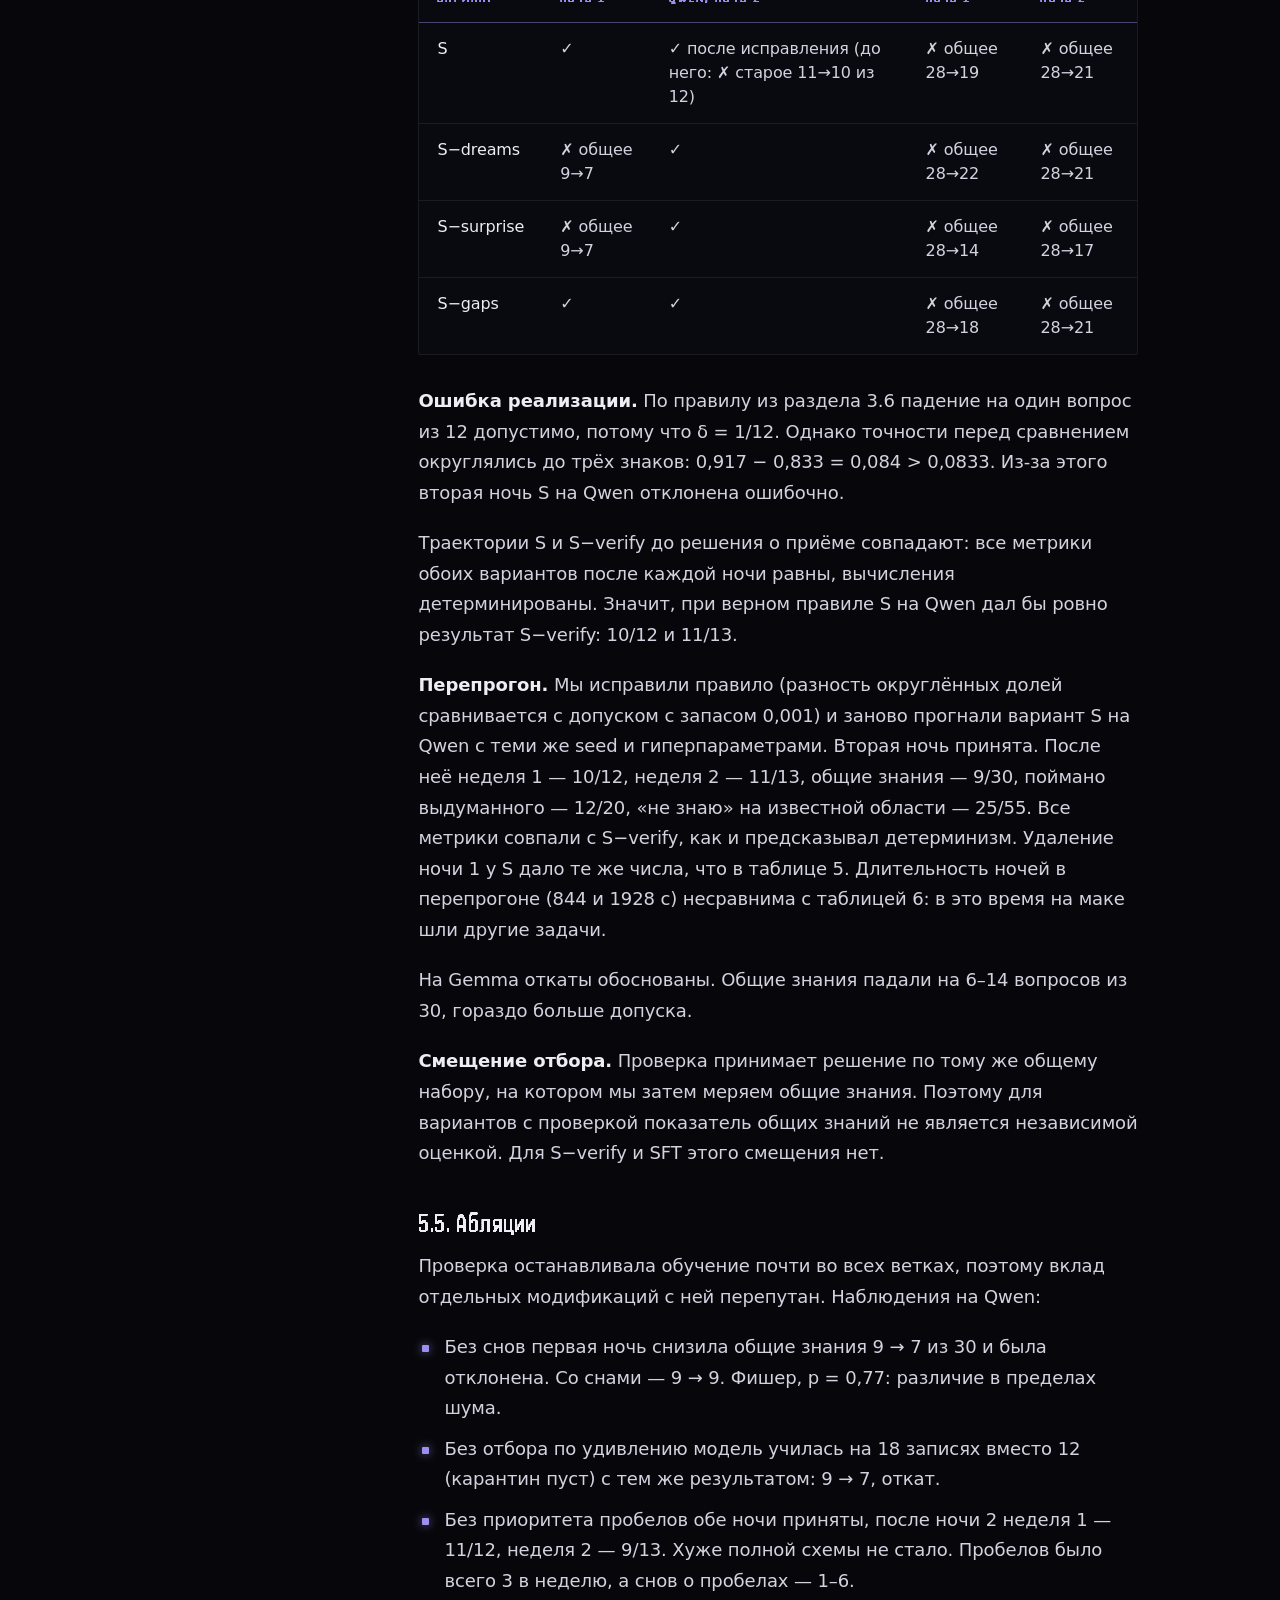
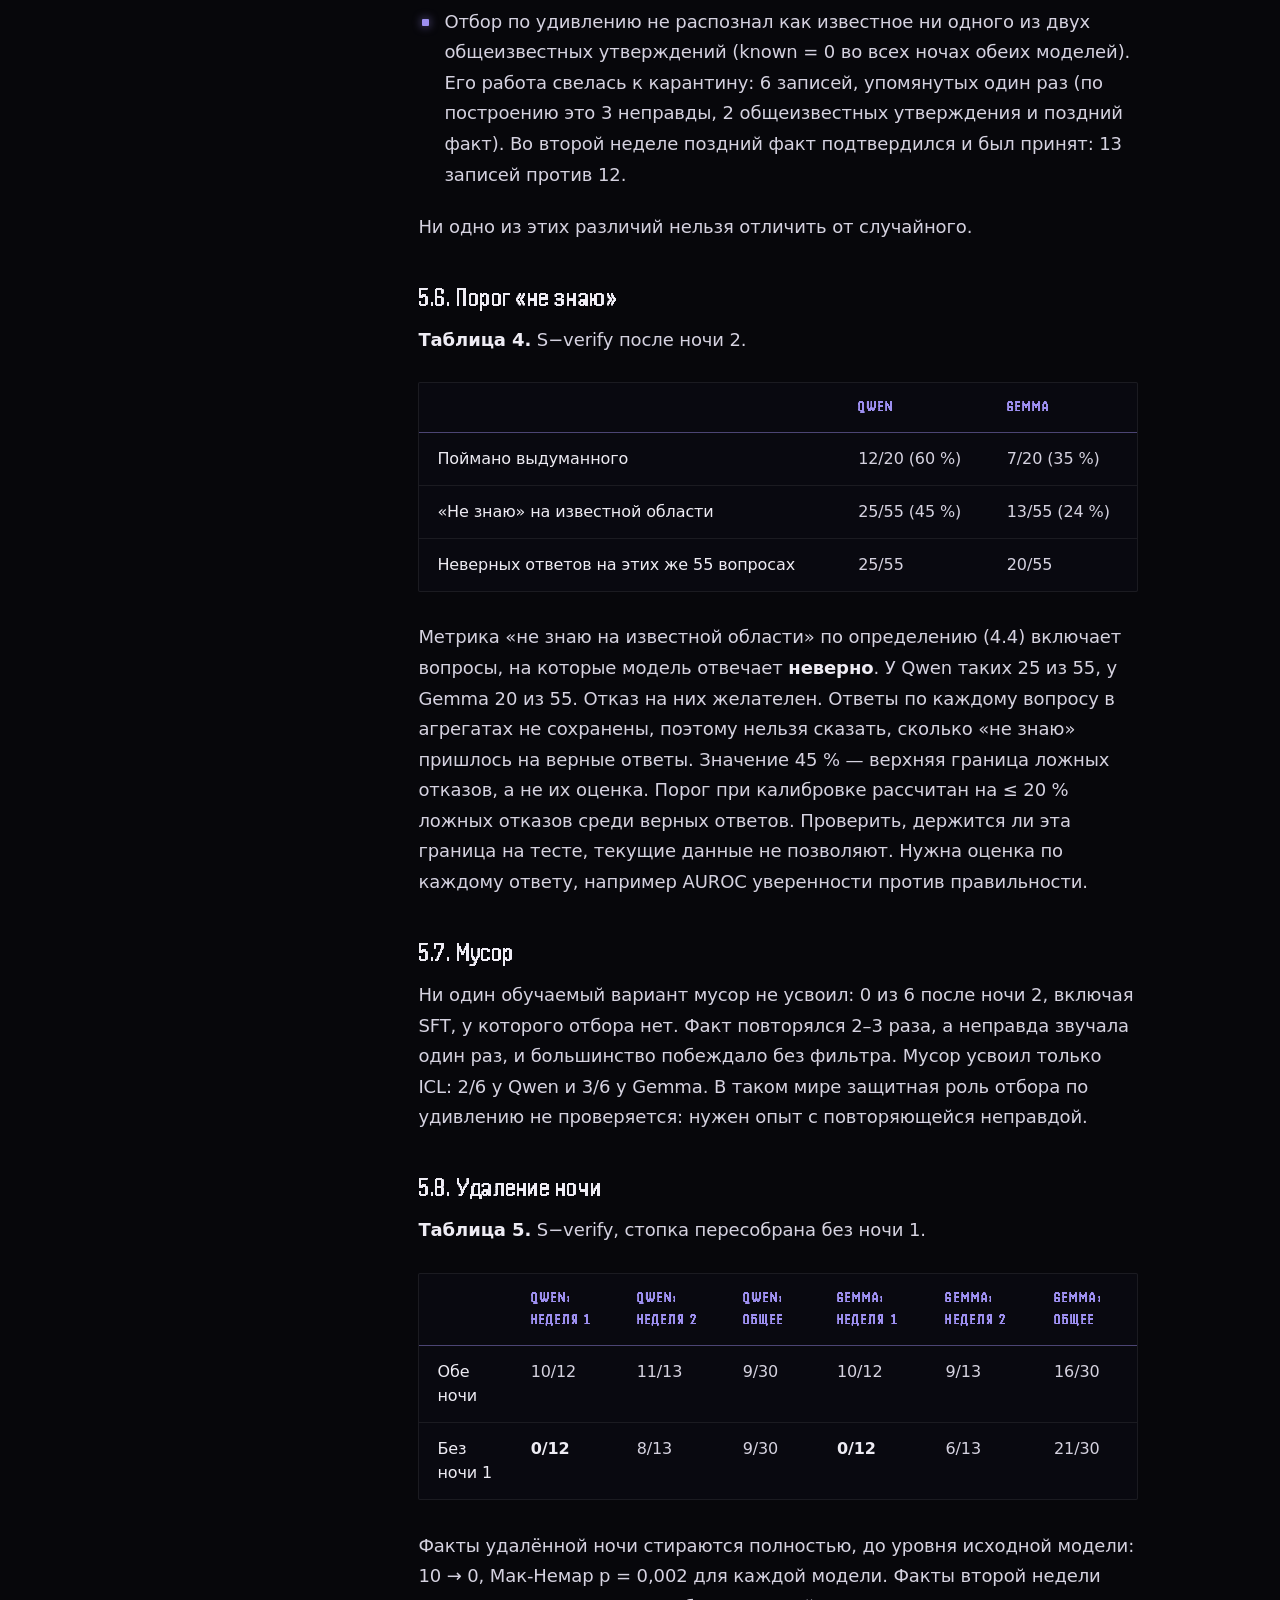
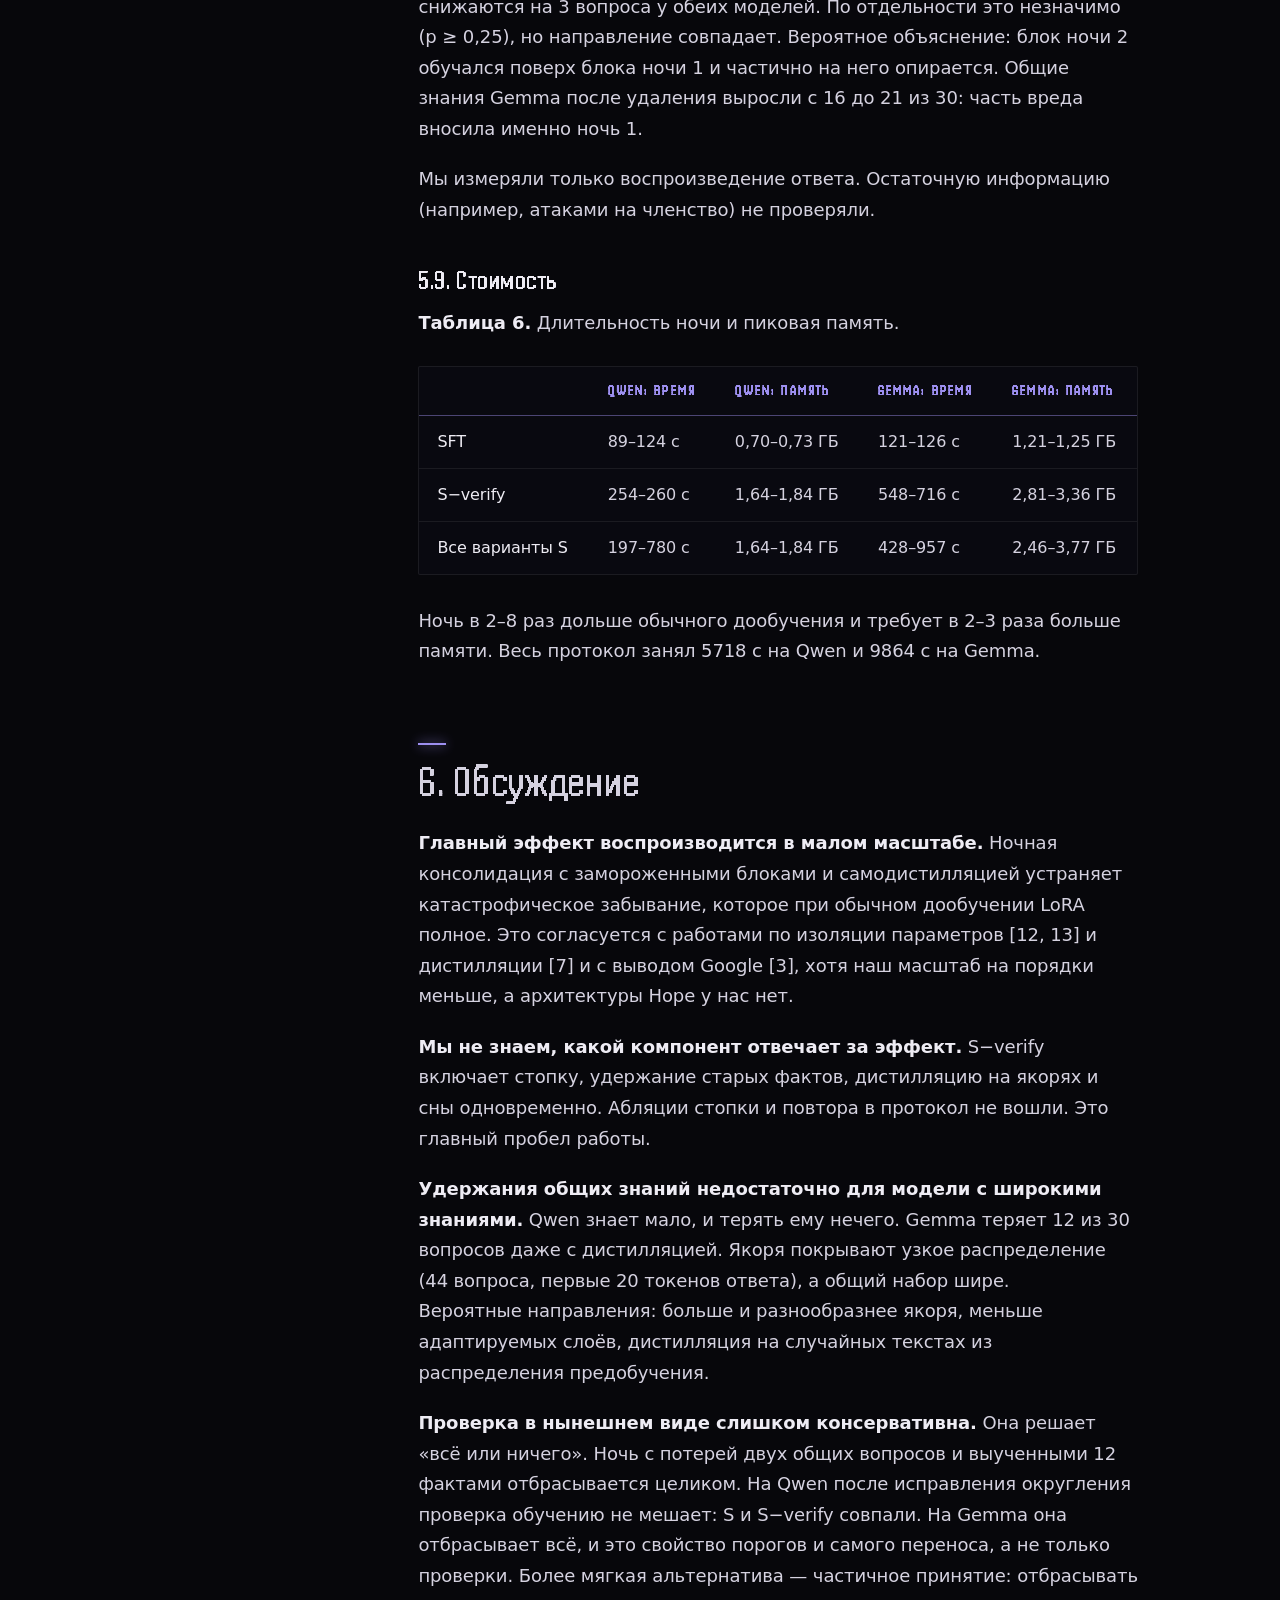
<file: articles/son-opyt/index.html>
<!DOCTYPE html>
<html lang="ru">
<head>
<meta charset="utf-8">
<meta name="viewport" content="width=device-width, initial-scale=1, viewport-fit=cover">
<title>Ночная консолидация знаний в малых языковых моделях на потребительском оборудовании — Vasilisk</title>
<meta name="description" content="Предварительное исследование. Модели Qwen3-0.6B и Gemma-3-1B две «недели» доучивались на выдуманных фактах, ноутбук с 8 ГБ памяти. Ночная консолидация в стопке LoRA с самодистилляцией сохранила 10 из 12 фактов первой недели. Обычное дообучение сохранило 0 из 12 (точный критерий Мак-Немара, p = 0,002 для каждой модели). Утренняя проверка, чувство «не знаю» и три из четырёх модификаций в этом опыте пользы не показали.">
<meta name="theme-color" content="#07070b">
<meta name="generator" content="vasilisk-articles">
<link rel="canonical" href="https://vasiliskstudio.github.io/articles/son-opyt/">
<meta property="og:type" content="article">
<meta property="og:site_name" content="Vasilisk Virtual Studio">
<meta property="og:title" content="Ночная консолидация знаний в малых языковых моделях на потребительском оборудовании — Vasilisk">
<meta property="og:description" content="Предварительное исследование. Модели Qwen3-0.6B и Gemma-3-1B две «недели» доучивались на выдуманных фактах, ноутбук с 8 ГБ памяти. Ночная консолидация в стопке LoRA с самодистилляцией сохранила 10 из 12 фактов первой недели. Обычное дообучение сохранило 0 из 12 (точный критерий Мак-Немара, p = 0,002 для каждой модели). Утренняя проверка, чувство «не знаю» и три из четырёх модификаций в этом опыте пользы не показали.">
<meta property="og:url" content="https://vasiliskstudio.github.io/articles/son-opyt/">
<meta property="og:image" content="https://vasiliskstudio.github.io/assets/og.jpg">
<meta property="og:image:width" content="1200">
<meta property="og:image:height" content="630">
<meta property="og:image:alt" content="Vasilisk Virtual Studio">
<meta property="og:locale" content="ru_RU">
<meta name="twitter:card" content="summary_large_image">
<link rel="icon" href="../../assets/favicon.svg" type="image/svg+xml">
<link rel="icon" href="../../assets/favicon-96.png" type="image/png" sizes="96x96">
<link rel="icon" href="../../favicon.ico" sizes="48x48">
<link rel="apple-touch-icon" href="../../assets/apple-touch-icon.png">
<meta property="article:published_time" content="2026-11-11">
<meta property="article:tag" content="Сон">
<meta property="article:tag" content="Память">
<meta property="article:tag" content="Непрерывное обучение">
<meta property="article:tag" content="Забывание">
<meta property="article:tag" content="Vasilisk">
<script type="application/ld+json">
{
  "@context": "https://schema.org",
  "@type": "Article",
  "headline": "Ночная консолидация знаний в малых языковых моделях на потребительском оборудовании",
  "description": "Предварительное исследование. Модели Qwen3-0.6B и Gemma-3-1B две «недели» доучивались на выдуманных фактах, ноутбук с 8 ГБ памяти. Ночная консолидация в стопке LoRA с самодистилляцией сохранила 10 из 12 фактов первой недели. Обычное дообучение сохранило 0 из 12 (точный критерий Мак-Немара, p = 0,002 для каждой модели). Утренняя проверка, чувство «не знаю» и три из четырёх модификаций в этом опыте пользы не показали.",
  "inLanguage": "ru",
  "datePublished": "2026-11-11",
  "dateModified": "2026-11-11",
  "image": "https://vasiliskstudio.github.io/assets/og.jpg",
  "url": "https://vasiliskstudio.github.io/articles/son-opyt/",
  "mainEntityOfPage": {
    "@type": "WebPage",
    "@id": "https://vasiliskstudio.github.io/articles/son-opyt/"
  },
  "keywords": "Сон, Память, Непрерывное обучение, Забывание, Vasilisk",
  "articleSection": [
    "Эксперимент"
  ],
  "timeRequired": "PT22M",
  "author": {
    "@type": "Organization",
    "name": "Vasilisk Studio",
    "url": "https://vasiliskstudio.github.io/"
  },
  "publisher": {
    "@type": "Organization",
    "name": "Vasilisk Studio",
    "url": "https://vasiliskstudio.github.io/",
    "logo": {
      "@type": "ImageObject",
      "url": "https://vasiliskstudio.github.io/assets/icon-512.png"
    }
  }
}
</script>
<link rel="preload" href="../../assets/handjet-latin.woff2" as="font" type="font/woff2" crossorigin>
<link rel="preload" href="../../assets/handjet-cyrillic.woff2" as="font" type="font/woff2" crossorigin>
<link rel="stylesheet" href="../../css/style.css">
<link rel="stylesheet" href="../../css/articles.css">
</head>
<body class="a-page">

<div class="vignette" aria-hidden="true"></div>
<div class="grain" aria-hidden="true"></div>
<div class="cursor" aria-hidden="true"><i class="c-dot"></i><i class="c-ring"></i></div>
<div class="progress" aria-hidden="true"><i></i></div>

<header class="top a-top">
  <a class="brand" href="../../" aria-label="Vasilisk — на главную">
    <img src="../../assets/logo.svg" alt="" class="brand-mark">
    <span class="brand-name">Vasilisk</span>
  </a>
  <nav class="menu a-menu">
    <a href="../../">Студия</a>
    <a href="../../articles/" class="active">Статьи</a>
  </nav>
  <div class="top-right">
    <a class="chip ghost hide-s" href="https://github.com/VasiliskStudio" target="_blank" rel="noopener">GitHub ↗</a>
  </div>
</header>

<main class="a-main">
  <article class="a-article">
    <header class="a-head">
      <a class="back" href="../"><i>←</i> Все статьи</a>
      <div class="labels"><span class="label">Эксперимент</span><button type="button" class="label ai" aria-expanded="false" aria-label="Исследовано ИИ: Статью исследовал и написал ИИ, человек выбрал тему и проверил"><svg viewBox="0 0 16 16" width="12" height="12" aria-hidden="true"><path fill="currentColor" d="M8 0l1.7 6.3L16 8l-6.3 1.7L8 16l-1.7-6.3L0 8l6.3-1.7z"/></svg><span>Исследовано ИИ</span><span class="ai-tip" role="tooltip">Статью исследовал и написал ИИ, человек выбрал тему и проверил</span></button></div>
      <h1 class="a-h1">Ночная консолидация знаний в малых языковых моделях на потребительском оборудовании</h1>
      <p class="a-lede">Предварительное исследование. Модели Qwen3-0.6B и Gemma-3-1B две «недели» доучивались на выдуманных фактах, ноутбук с 8 ГБ памяти. Ночная консолидация в стопке LoRA с самодистилляцией сохранила 10 из 12 фактов первой недели. Обычное дообучение сохранило 0 из 12 (точный критерий Мак-Немара, p = 0,002 для каждой модели). Утренняя проверка, чувство «не знаю» и три из четырёх модификаций в этом опыте пользы не показали.</p>
      <p class="a-meta"><time datetime="2026-11-11">11 ноября 2026</time><span class="dot">·</span><span>22 мин чтения</span></p>
      <div class="tags"><a class="tag" href="../#tag=%D0%A1%D0%BE%D0%BD" data-tag="Сон">Сон</a><a class="tag" href="../#tag=%D0%9F%D0%B0%D0%BC%D1%8F%D1%82%D1%8C" data-tag="Память">Память</a><a class="tag" href="../#tag=%D0%9D%D0%B5%D0%BF%D1%80%D0%B5%D1%80%D1%8B%D0%B2%D0%BD%D0%BE%D0%B5%20%D0%BE%D0%B1%D1%83%D1%87%D0%B5%D0%BD%D0%B8%D0%B5" data-tag="Непрерывное обучение">Непрерывное обучение</a><a class="tag" href="../#tag=%D0%97%D0%B0%D0%B1%D1%8B%D0%B2%D0%B0%D0%BD%D0%B8%D0%B5" data-tag="Забывание">Забывание</a><a class="tag" href="../#tag=Vasilisk" data-tag="Vasilisk">Vasilisk</a></div>
    </header>
    <nav class="toc" aria-label="Содержание"><p class="toc-h">Содержание</p><ol><li><a href="#s1">Аннотация</a></li><li><a href="#s2">1. Введение</a></li><li><a href="#s3">2. Связанные работы</a></li><li><a href="#s4">3. Метод</a></li><li><a href="#s5">4. Экспериментальная установка</a></li><li><a href="#s6">5. Результаты</a></li><li><a href="#s7">6. Обсуждение</a></li><li><a href="#s8">7. Ограничения</a></li><li><a href="#s9">8. Выводы</a></li><li><a href="#s10">Воспроизводимость</a></li><li><a href="#s11">Литература</a></li></ol></nav>
    <div class="prose">
<p><em>Vasilisk Studio, 11 ноября 2026 г. Препринт, не рецензировался.</em></p>
<h2 id="s1">Аннотация</h2>
<p>Языковые модели, которые доучиваются последовательно, забывают ранее выученное: это катастрофическое забывание [1, 2]. Недавно Google предложила «сон» — ночную консолидацию знаний по образцу теории дополняющих систем обучения [3–5]. Мы реализовали упрощённый вариант для обычных моделей. Каждая ночь учит новый блок LoRA [6] поверх замороженных блоков прошлых ночей. Вместе с ним действуют самодистилляция к модели до ночи [7], сны, то есть сгенерированные моделью примеры [8, 9], и утренняя проверка с откатом. Мы добавили четыре модификации, мотивированные нейробиологией: отбор по удивлению, порог «не знаю», удаление ночи целиком и приоритет снов о пробелах. Опыт поставлен на синтетическом мире из 25 выдуманных фактов, двух моделях (0,6 и 1 млрд параметров, 4 бита) и одном ноутбуке. Полный режим без утренней проверки сохранил 10 из 12 фактов первой недели после второй ночи. Обычное дообучение LoRA сохранило 0 из 12 (p = 0,002). При этом обе схемы одинаково усваивали новое. Общие знания Gemma упали с 28/30 до 16/30, при обычном дообучении — до 2/30 (p &lt; 0,001). Удаление ночи стёрло её факты полностью: 10/12 → 0/12. Утренняя проверка отклонила все ночи Gemma. Вторую ночь Qwen она сначала отклонила из-за ошибки округления в правиле допуска; после исправления и перепрогона полный режим на Qwen дал ровно предсказанный результат (10/12 и 11/13). Порог «не знаю» не удалось оценить корректно. Вклад отдельных модификаций статистически не различим. Выборки малы, прогон один. Результаты следует считать предварительными.</p>
<h2 id="s2">1. Введение</h2>
<p>Модель после предобучения обычно заморожена. Знания, полученные в разговоре, живут только в контексте и пропадают вместе с ним. Если дообучать веса на новых данных, градиентные шаги переписывают параметры, на которых держались старые знания. Это явление известно с 1989 года [1, 2].</p>
<p>Теория дополняющих систем обучения [4, 5] описывает, как с той же задачей справляется мозг. Гиппокамп быстро запоминает эпизоды. Неокортекс встраивает их в долговременную память медленно, во время сна, перемежая новое со старым. Сон также связывают с отбором значимого и с ослаблением лишних связей [10, 11].</p>
<p>Работа Google [3] переносит эту схему в языковые модели: быстрая память, ночной перенос в новый эксперт при замороженных старых весах и сны с отбором. Авторы использовали собственную архитектуру Hope и вычисления масштаба исследовательской лаборатории.</p>
<p><strong>Вопрос исследования.</strong> Даёт ли упрощённый «сон» на обычной открытой модели и ноутбуке тот же главный эффект, то есть меньшее забывание при сопоставимом усвоении нового? Что добавляют к нему четыре модификации, мотивированные нейробиологией?</p>
<p><strong>Вклад работы:</strong></p>
<ol><li>Реализация ночной консолидации на стопке LoRA для моделей формата MLX: память до 3,8 ГБ, ночь 3–16 минут.</li><li>Четыре модификации: отбор по удивлению, калиброванный порог «не знаю», удаление ночи и приоритет снов о пробелах.</li><li>Контролируемый опыт с абляциями на синтетическом мире, с точными тестами значимости и разбором найденных ошибок реализации.</li></ol>
<h2 id="s3">2. Связанные работы</h2>
<p><strong>Регуляризация.</strong> EWC [24] штрафует изменение важных для старых задач весов. LwF [7] удерживает выходы старой модели самодистилляцией. Наша функция потерь ближе к LwF.</p>
<p><strong>Изоляция параметров.</strong> Прогрессивные сети [12] добавляют новые столбцы при замороженных старых. O-LoRA [13] учит новые LoRA-блоки в подпространствах, ортогональных старым. Наша стопка ночей устроена так же, как они: старые блоки заморожены, новый учится. Штраф ортогональности в коде есть, но в опыте был выключен.</p>
<p><strong>Повтор.</strong> Повтор старых примеров [14] и порождающий повтор [15] — основной приём против забывания. Наши сны — порождающий повтор, привязанный к фактам дня.</p>
<p><strong>LoRA и забывание.</strong> LoRA забывает меньше полного дообучения, но и учится меньше [16]. Поэтому наша контрольная схема — тоже LoRA, а не полное дообучение.</p>
<p><strong>Самопорождённые данные.</strong> SEAL [9] и ReST-EM [8] учат модель на её же примерах с отбором. Рекурсивное обучение на синтетике ведёт к коллапсу [17]. Сны в нашей схеме всегда опираются на реальные записи дня.</p>
<p><strong>Знание о незнании.</strong> Вероятности токенов несут информацию о том, знает ли модель ответ [18]. На этом построен наш порог «не знаю».</p>
<h2 id="s4">3. Метод</h2>
<h3>3.1. День и ночь</h3>
<p>Днём записи разговора копятся в дневник D_t: утверждения, пары «вопрос — ответ» и пробелы (вопросы, где модель ошиблась, с исправлением). Ночь t превращает D_t в новый блок параметров. Ночь включает пять стадий: отбор, перенос, сны, утренняя проверка и сборка.</p>
<h3>3.2. Стопка LoRA</h3>
<p>Для каждой адаптированной линейной проекции с весом W₀:</p>
<pre><code>y = W₀x + s · Σ_{i&lt;t} B_i A_i x + s · B_t A_t x</code></pre>
<p>Здесь A_i ∈ ℝ^{d×r}, B_i ∈ ℝ^{r×k} — блок ночи i; блоки i &lt; t заморожены; s = 20, r = 8. Адаптируются последние 8 трансформерных блоков, набор проекций по умолчанию mlx-lm. Блоки ночей склеиваются по оси ранга: A = [A_1 … A_t], B = [B_1; …; B_t]. Это точная сумма слоёв, поэтому стопка остаётся обычным адаптером ранга 8t и читается стандартным сервером без изменений.</p>
<h3>3.3. Отбор по удивлению</h3>
<p>Для записи (q, a) удивление равно средней отрицательной лог-вероятности ответа на токен:</p>
<pre><code>u(q, a) = −(1/|a|) · Σ_j log p_θ(a_j | q, a_&lt;j)</code></pre>
<p>Записи с u &lt; 1,0 нат/токен считаются известными и пропускаются. Записи без двух независимых подтверждений (и без явной метки «Запомнить») уходят в карантин и ждут следующей ночи. Это грубый аналог дофаминовой маркировки значимого: закрепляется неожиданное и подтверждённое.</p>
<h3>3.4. Перенос с самодистилляцией</h3>
<p>Новый блок учится на обучающих формулировках фактов. Функция потерь:</p>
<pre><code>L = CE(факты ночи) + λ · KL( p_θ(до ночи) ‖ p_θ )</code></pre>
<p>λ = 1. KL считается на двух наборах:</p>
<ul><li><strong>якоря</strong> — 44 общих вопроса, 6 вопросов о выдуманном и до 24 «контрастных» копий вопросов дня, где имя заменено выдуманным;</li><li><strong>старые факты</strong> — до 96 вопросов прошлых ночей с весом 3.</li></ul>
<p>Учитель — та же модель с выключенным новым блоком, то есть модель до ночи. Дистилляция идёт по ответу учителя (первые 20 токенов). KL вычисляется по 64 самым вероятным токенам учителя плюс остаток массы одной корзиной: полный словарь не помещается в 8 ГБ. Обучение: Adam, косинусное затухание с прогревом 10 %, скорость 10⁻⁴, пачка 2 + удержание, 120 шагов, ранняя остановка при сглаженной потере ниже 0,08.</p>
<h3>3.5. Сны</h3>
<p>Модель порождает 24 пары «вопрос — ответ» на основе фактов ночи. Каждую пару она смешивает со случайной темой прошлой ночи или общей темой. Если генерация не удалась, сон строится по шаблону. Сны ранжируются по удивлению u. Оставляются 12 лучших и 3 случайных: случайные добавляют разнообразие по образцу [3]. При включённой модификации <strong>gaps</strong> пробелы дня получают больше снов. На оставленных снах и одной формулировке каждого факта модель доучивается 80 шагов со скоростью ×0,5 при той же самодистилляции.</p>
<h3>3.6. Утренняя проверка</h3>
<p>Экзамен проходит до ночи и после неё на трёх наборах:</p>
<ul><li>«новое» — отложенные формулировки фактов ночи, в обучение не попадали;</li><li>«старое» — экзаменационные вопросы прошлых ночей;</li><li>«общее» — 30 вопросов общих знаний.</li></ul>
<p>Ночь принимается, если точность на новом выросла, а падение на старом и общем не превышает δ = max(0,05; 1/N), где N — размер набора. Иначе блок отбрасывается, и активной остаётся прошлая стопка.</p>
<h3>3.7. Порог «не знаю»</h3>
<p>Уверенность ответа:</p>
<pre><code>c = exp( (1/m) · Σ_{j≤m} log p_θ(y_j) ),  m = min(32, |y|)</code></pre>
<p>Порог τ подбирается каждую ночь. Он должен отсечь как можно больше ответов на вопросы о выдуманном при условии, что ложных «не знаю» на верных ответах экзамена не больше 20 %. Ответ с c &lt; τ помечается «не знаю».</p>
<h3>3.8. Удаление ночи</h3>
<p>Каждый блок хранится отдельно. «Забыть ночь k» пересобирает стопку без блока k, без какого-либо дообучения.</p>
<h2 id="s5">4. Экспериментальная установка</h2>
<h3>4.1. Синтетический мир</h3>
<p>Генератор (seed = 0) создаёт выдуманные имена из слогов и факты по 7 шаблонам: кличка питомца, город, профессия, река, год основания, цвет флага, изобретение. Модель не может знать эти факты заранее. Мир длится две «недели»:</p>
<div class="table"><table>
<thead><tr><th>Записи дневника</th><th>Неделя 1</th><th>Неделя 2</th></tr></thead>
<tbody>
<tr><td data-label="Записи дневника">Факты: утверждение и пара «вопрос — ответ», у половины ещё напоминание (2–3 упоминания)</td><td data-label="Неделя 1">9</td><td data-label="Неделя 2">9</td></tr>
<tr><td data-label="Записи дневника">Пробелы: вопрос, где модель ошиблась, и исправление (1 упоминание)</td><td data-label="Неделя 1">3</td><td data-label="Неделя 2">3</td></tr>
<tr><td data-label="Записи дневника">Мусор: разовое утверждение, противоречащее факту</td><td data-label="Неделя 1">3</td><td data-label="Неделя 2">3</td></tr>
<tr><td data-label="Записи дневника">Общеизвестные утверждения (для отбора по удивлению)</td><td data-label="Неделя 1">2</td><td data-label="Неделя 2">2</td></tr>
<tr><td data-label="Записи дневника">Поздний факт: в неделе 1 сказан один раз, в неделе 2 подтверждён</td><td data-label="Неделя 1">1</td><td data-label="Неделя 2">1</td></tr>
<tr><td data-label="Записи дневника">Всего записей</td><td data-label="Неделя 1">32</td><td data-label="Неделя 2">32</td></tr>
<tr><td data-label="Записи дневника"><strong>Тестовых вопросов</strong> (факты, пробелы, в неделе 2 ещё поздний факт)</td><td data-label="Неделя 1"><strong>12</strong></td><td data-label="Неделя 2"><strong>13</strong></td></tr>
</tbody></table></div>
<p>Тестовые вопросы сформулированы иначе, чем в дневнике (дневник: «Как зовут кота X?», тест: «Какая кличка у кота X?»). В обучение они не попадают.</p>
<h3>4.2. Модели и оборудование</h3>
<p>Qwen3-0.6B [19] и Gemma-3-1B-it [20] в 4-битном квантовании (mlx-community). MacBook на Apple M1, 8 ГБ общей памяти, библиотеки MLX и mlx-lm [21]. Ответы жадные, до 32 токенов.</p>
<h3>4.3. Варианты</h3>
<div class="table"><table>
<thead><tr><th>Обозначение</th><th>Описание</th></tr></thead>
<tbody>
<tr><td data-label="Обозначение">B</td><td data-label="Описание">исходная модель</td></tr>
<tr><td data-label="Обозначение">ICL</td><td data-label="Описание">все дневники прошедших недель (с мусором) в системной подсказке, веса не меняются</td></tr>
<tr><td data-label="Обозначение">SFT</td><td data-label="Описание">один адаптер LoRA (тех же слоёв и ранга) дообучается каждую ночь на всех записях дневника; 200 шагов = 120 + 80; без отбора, снов, удержания и проверки</td></tr>
<tr><td data-label="Обозначение">S</td><td data-label="Описание">полный режим (раздел 3)</td></tr>
<tr><td data-label="Обозначение">S−dreams</td><td data-label="Описание">без снов</td></tr>
<tr><td data-label="Обозначение">S−surprise</td><td data-label="Описание">без отбора по удивлению и карантина</td></tr>
<tr><td data-label="Обозначение">S−gaps</td><td data-label="Описание">без приоритета снов о пробелах</td></tr>
<tr><td data-label="Обозначение">S−verify</td><td data-label="Описание">без утренней проверки: ночь принимается всегда</td></tr>
</tbody></table></div>
<p>Абляции S−stack, S−replay и S−unsure в коде есть, но в этот протокол не вошли.</p>
<h3>4.4. Метрики</h3>
<ul><li><strong>Неделя 1, неделя 2</strong> — доля тестовых вопросов, на которые ответ содержит ключ (без учёта регистра и знаков). n = 12 и 13.</li><li><strong>Общие знания</strong> — тот же показатель на 30 вопросах общего набора.</li><li><strong>Поймано выдуманного</strong> — доля из 20 вопросов о несуществующем, где c &lt; τ. Эти вопросы порождаются с другим seed, чем при калибровке.</li><li><strong>«Не знаю» на известной области</strong> — доля c &lt; τ среди всех вопросов недель и общего набора (n = 42 после первой ночи, 55 после второй) <strong>независимо от правильности ответа</strong>. О последствиях этого определения — в разделе 5.6.</li><li><strong>Мусор</strong> — доля вопросов о фактах с мусором, где ответ содержит неправду и не содержит верного ключа.</li></ul>
<h3>4.5. Статистика</h3>
<p>Для долей приводятся 95 % доверительные интервалы Уилсона [22]. Сравнения на одних и тех же вопросах проверяются точным критерием Мак-Немара [23], если пары восстановимы по агрегатам. Если нет — точным критерием Фишера, который игнорирует парность и поэтому консервативен. Основных сравнений два: удержание (SFT против S−verify) и общие знания на Gemma. Остальные сравнения разведочные.</p>
<h2 id="s6">5. Результаты</h2>
<h3>5.1. Удержание старого</h3>
<p><strong>Таблица 1.</strong> Факты недели 1, правильные ответы из 12, в скобках 95 % ДИ.</p>
<div class="table"><table>
<thead><tr><th>Вариант</th><th>Qwen, после ночи 1</th><th>Qwen, после ночи 2</th><th>Gemma, после ночи 1</th><th>Gemma, после ночи 2</th></tr></thead>
<tbody>
<tr><td data-label="Вариант">SFT</td><td data-label="Qwen, после ночи 1">11 (65–99 %)</td><td data-label="Qwen, после ночи 2"><strong>0</strong> (0–24 %)</td><td data-label="Gemma, после ночи 1">9 (47–91 %)</td><td data-label="Gemma, после ночи 2"><strong>0</strong> (0–24 %)</td></tr>
<tr><td data-label="Вариант">S−verify</td><td data-label="Qwen, после ночи 1">12 (76–100 %)</td><td data-label="Qwen, после ночи 2"><strong>10</strong> (55–95 %)</td><td data-label="Gemma, после ночи 1">10 (55–95 %)</td><td data-label="Gemma, после ночи 2"><strong>10</strong> (55–95 %)</td></tr>
<tr><td data-label="Вариант">ICL</td><td data-label="Qwen, после ночи 1">12</td><td data-label="Qwen, после ночи 2">12</td><td data-label="Gemma, после ночи 1">9</td><td data-label="Gemma, после ночи 2">8</td></tr>
</tbody></table></div>
<p>После второй ночи SFT не отвечает ни на один вопрос первой недели. S−verify отвечает на 10 из 12 у обеих моделей. Поскольку у SFT правильных ответов нет, все 10 расхождений направлены в пользу S−verify. Точный критерий Мак-Немара: <strong>p = 0,002 для каждой модели</strong>. Поправка Холма на два основных сравнения вывода не меняет.</p>
<p>Характер забывания при SFT виден по ответам. На вопрос «Какая кличка у кота Убретоса?» (верно: Твишуб) SFT после второй недели отвечает «Эшткем», то есть словом из второй недели. Новые факты перезаписывают старые ассоциации.</p>
<h3>5.2. Усвоение нового</h3>
<p>Неделя 2 после ночи 2, правильных из 13: S−verify — 11 у Qwen (58–96 %) и 9 у Gemma (42–87 %); SFT — 9 у обеих. Различия в пределах интервалов. Удержание старого не стоило заметной потери в усвоении нового.</p>
<h3>5.3. Общие знания</h3>
<p><strong>Таблица 2.</strong> Общие знания после ночи 2, правильных из 30.</p>
<div class="table"><table>
<thead><tr><th>Вариант</th><th>Qwen</th><th>Gemma</th></tr></thead>
<tbody>
<tr><td data-label="Вариант">B</td><td data-label="Qwen">9 (17–48 %)</td><td data-label="Gemma">28 (79–98 %)</td></tr>
<tr><td data-label="Вариант">SFT</td><td data-label="Qwen">7 (12–41 %)</td><td data-label="Gemma"><strong>2</strong> (2–21 %)</td></tr>
<tr><td data-label="Вариант">S−verify</td><td data-label="Qwen">9 (17–48 %)</td><td data-label="Gemma"><strong>16</strong> (36–70 %)</td></tr>
<tr><td data-label="Вариант">ICL</td><td data-label="Qwen">13 (27–61 %)</td><td data-label="Gemma">10 (19–51 %)</td></tr>
</tbody></table></div>
<p>У Gemma S−verify сохраняет общие знания значительно лучше SFT: 16/30 против 2/30, критерий Фишера p = 1,4·10⁻⁴. Но относительно исходной модели потеря тоже значима: 28/30 → 16/30, p = 9·10⁻⁴. У Qwen все обучаемые варианты не отличаются от B; исходный уровень здесь низкий (9/30), поэтому эффект трудно увидеть.</p>
<p>ICL снижает общие знания Gemma до 10/30. Длинный контекст из выдуманных фактов мешает ей отвечать на посторонние вопросы.</p>
<h3>5.4. Утренняя проверка</h3>
<p><strong>Таблица 3.</strong> Решения проверки. ✓ — ночь принята, ✗ — откат.</p>
<div class="table"><table>
<thead><tr><th>Вариант</th><th>Qwen, ночь 1</th><th>Qwen, ночь 2</th><th>Gemma, ночь 1</th><th>Gemma, ночь 2</th></tr></thead>
<tbody>
<tr><td data-label="Вариант">S</td><td data-label="Qwen, ночь 1">✓</td><td data-label="Qwen, ночь 2">✓ после исправления (до него: ✗ старое 11→10 из 12)</td><td data-label="Gemma, ночь 1">✗ общее 28→19</td><td data-label="Gemma, ночь 2">✗ общее 28→21</td></tr>
<tr><td data-label="Вариант">S−dreams</td><td data-label="Qwen, ночь 1">✗ общее 9→7</td><td data-label="Qwen, ночь 2">✓</td><td data-label="Gemma, ночь 1">✗ общее 28→22</td><td data-label="Gemma, ночь 2">✗ общее 28→21</td></tr>
<tr><td data-label="Вариант">S−surprise</td><td data-label="Qwen, ночь 1">✗ общее 9→7</td><td data-label="Qwen, ночь 2">✓</td><td data-label="Gemma, ночь 1">✗ общее 28→14</td><td data-label="Gemma, ночь 2">✗ общее 28→17</td></tr>
<tr><td data-label="Вариант">S−gaps</td><td data-label="Qwen, ночь 1">✓</td><td data-label="Qwen, ночь 2">✓</td><td data-label="Gemma, ночь 1">✗ общее 28→18</td><td data-label="Gemma, ночь 2">✗ общее 28→21</td></tr>
</tbody></table></div>
<p><strong>Ошибка реализации.</strong> По правилу из раздела 3.6 падение на один вопрос из 12 допустимо, потому что δ = 1/12. Однако точности перед сравнением округлялись до трёх знаков: 0,917 − 0,833 = 0,084 &gt; 0,0833. Из-за этого вторая ночь S на Qwen отклонена ошибочно.</p>
<p>Траектории S и S−verify до решения о приёме совпадают: все метрики обоих вариантов после каждой ночи равны, вычисления детерминированы. Значит, при верном правиле S на Qwen дал бы ровно результат S−verify: 10/12 и 11/13.</p>
<p><strong>Перепрогон.</strong> Мы исправили правило (разность округлённых долей сравнивается с допуском с запасом 0,001) и заново прогнали вариант S на Qwen с теми же seed и гиперпараметрами. Вторая ночь принята. После неё неделя 1 — 10/12, неделя 2 — 11/13, общие знания — 9/30, поймано выдуманного — 12/20, «не знаю» на известной области — 25/55. Все метрики совпали с S−verify, как и предсказывал детерминизм. Удаление ночи 1 у S дало те же числа, что в таблице 5. Длительность ночей в перепрогоне (844 и 1928 с) несравнима с таблицей 6: в это время на маке шли другие задачи.</p>
<p>На Gemma откаты обоснованы. Общие знания падали на 6–14 вопросов из 30, гораздо больше допуска.</p>
<p><strong>Смещение отбора.</strong> Проверка принимает решение по тому же общему набору, на котором мы затем меряем общие знания. Поэтому для вариантов с проверкой показатель общих знаний не является независимой оценкой. Для S−verify и SFT этого смещения нет.</p>
<h3>5.5. Абляции</h3>
<p>Проверка останавливала обучение почти во всех ветках, поэтому вклад отдельных модификаций с ней перепутан. Наблюдения на Qwen:</p>
<ul><li>Без снов первая ночь снизила общие знания 9 → 7 из 30 и была отклонена. Со снами — 9 → 9. Фишер, p = 0,77: различие в пределах шума.</li><li>Без отбора по удивлению модель училась на 18 записях вместо 12 (карантин пуст) с тем же результатом: 9 → 7, откат.</li><li>Без приоритета пробелов обе ночи приняты, после ночи 2 неделя 1 — 11/12, неделя 2 — 9/13. Хуже полной схемы не стало. Пробелов было всего 3 в неделю, а снов о пробелах — 1–6.</li><li>Отбор по удивлению не распознал как известное ни одного из двух общеизвестных утверждений (known = 0 во всех ночах обеих моделей). Его работа свелась к карантину: 6 записей, упомянутых один раз (по построению это 3 неправды, 2 общеизвестных утверждения и поздний факт). Во второй неделе поздний факт подтвердился и был принят: 13 записей против 12.</li></ul>
<p>Ни одно из этих различий нельзя отличить от случайного.</p>
<h3>5.6. Порог «не знаю»</h3>
<p><strong>Таблица 4.</strong> S−verify после ночи 2.</p>
<div class="table"><table>
<thead><tr><th></th><th>Qwen</th><th>Gemma</th></tr></thead>
<tbody>
<tr><td data-label="">Поймано выдуманного</td><td data-label="Qwen">12/20 (60 %)</td><td data-label="Gemma">7/20 (35 %)</td></tr>
<tr><td data-label="">«Не знаю» на известной области</td><td data-label="Qwen">25/55 (45 %)</td><td data-label="Gemma">13/55 (24 %)</td></tr>
<tr><td data-label="">Неверных ответов на этих же 55 вопросах</td><td data-label="Qwen">25/55</td><td data-label="Gemma">20/55</td></tr>
</tbody></table></div>
<p>Метрика «не знаю на известной области» по определению (4.4) включает вопросы, на которые модель отвечает <strong>неверно</strong>. У Qwen таких 25 из 55, у Gemma 20 из 55. Отказ на них желателен. Ответы по каждому вопросу в агрегатах не сохранены, поэтому нельзя сказать, сколько «не знаю» пришлось на верные ответы. Значение 45 % — верхняя граница ложных отказов, а не их оценка. Порог при калибровке рассчитан на ≤ 20 % ложных отказов среди верных ответов. Проверить, держится ли эта граница на тесте, текущие данные не позволяют. Нужна оценка по каждому ответу, например AUROC уверенности против правильности.</p>
<h3>5.7. Мусор</h3>
<p>Ни один обучаемый вариант мусор не усвоил: 0 из 6 после ночи 2, включая SFT, у которого отбора нет. Факт повторялся 2–3 раза, а неправда звучала один раз, и большинство побеждало без фильтра. Мусор усвоил только ICL: 2/6 у Qwen и 3/6 у Gemma. В таком мире защитная роль отбора по удивлению не проверяется: нужен опыт с повторяющейся неправдой.</p>
<h3>5.8. Удаление ночи</h3>
<p><strong>Таблица 5.</strong> S−verify, стопка пересобрана без ночи 1.</p>
<div class="table"><table>
<thead><tr><th></th><th>Qwen: неделя 1</th><th>Qwen: неделя 2</th><th>Qwen: общее</th><th>Gemma: неделя 1</th><th>Gemma: неделя 2</th><th>Gemma: общее</th></tr></thead>
<tbody>
<tr><td data-label="">Обе ночи</td><td data-label="Qwen: неделя 1">10/12</td><td data-label="Qwen: неделя 2">11/13</td><td data-label="Qwen: общее">9/30</td><td data-label="Gemma: неделя 1">10/12</td><td data-label="Gemma: неделя 2">9/13</td><td data-label="Gemma: общее">16/30</td></tr>
<tr><td data-label="">Без ночи 1</td><td data-label="Qwen: неделя 1"><strong>0/12</strong></td><td data-label="Qwen: неделя 2">8/13</td><td data-label="Qwen: общее">9/30</td><td data-label="Gemma: неделя 1"><strong>0/12</strong></td><td data-label="Gemma: неделя 2">6/13</td><td data-label="Gemma: общее">21/30</td></tr>
</tbody></table></div>
<p>Факты удалённой ночи стираются полностью, до уровня исходной модели: 10 → 0, Мак-Немар p = 0,002 для каждой модели. Факты второй недели снижаются на 3 вопроса у обеих моделей. По отдельности это незначимо (p ≥ 0,25), но направление совпадает. Вероятное объяснение: блок ночи 2 обучался поверх блока ночи 1 и частично на него опирается. Общие знания Gemma после удаления выросли с 16 до 21 из 30: часть вреда вносила именно ночь 1.</p>
<p>Мы измеряли только воспроизведение ответа. Остаточную информацию (например, атаками на членство) не проверяли.</p>
<h3>5.9. Стоимость</h3>
<p><strong>Таблица 6.</strong> Длительность ночи и пиковая память.</p>
<div class="table"><table>
<thead><tr><th></th><th>Qwen: время</th><th>Qwen: память</th><th>Gemma: время</th><th>Gemma: память</th></tr></thead>
<tbody>
<tr><td data-label="">SFT</td><td data-label="Qwen: время">89–124 с</td><td data-label="Qwen: память">0,70–0,73 ГБ</td><td data-label="Gemma: время">121–126 с</td><td data-label="Gemma: память">1,21–1,25 ГБ</td></tr>
<tr><td data-label="">S−verify</td><td data-label="Qwen: время">254–260 с</td><td data-label="Qwen: память">1,64–1,84 ГБ</td><td data-label="Gemma: время">548–716 с</td><td data-label="Gemma: память">2,81–3,36 ГБ</td></tr>
<tr><td data-label="">Все варианты S</td><td data-label="Qwen: время">197–780 с</td><td data-label="Qwen: память">1,64–1,84 ГБ</td><td data-label="Gemma: время">428–957 с</td><td data-label="Gemma: память">2,46–3,77 ГБ</td></tr>
</tbody></table></div>
<p>Ночь в 2–8 раз дольше обычного дообучения и требует в 2–3 раза больше памяти. Весь протокол занял 5718 с на Qwen и 9864 с на Gemma.</p>
<h2 id="s7">6. Обсуждение</h2>
<p><strong>Главный эффект воспроизводится в малом масштабе.</strong> Ночная консолидация с замороженными блоками и самодистилляцией устраняет катастрофическое забывание, которое при обычном дообучении LoRA полное. Это согласуется с работами по изоляции параметров [12, 13] и дистилляции [7] и с выводом Google [3], хотя наш масштаб на порядки меньше, а архитектуры Hope у нас нет.</p>
<p><strong>Мы не знаем, какой компонент отвечает за эффект.</strong> S−verify включает стопку, удержание старых фактов, дистилляцию на якорях и сны одновременно. Абляции стопки и повтора в протокол не вошли. Это главный пробел работы.</p>
<p><strong>Удержания общих знаний недостаточно для модели с широкими знаниями.</strong> Qwen знает мало, и терять ему нечего. Gemma теряет 12 из 30 вопросов даже с дистилляцией. Якоря покрывают узкое распределение (44 вопроса, первые 20 токенов ответа), а общий набор шире. Вероятные направления: больше и разнообразнее якоря, меньше адаптируемых слоёв, дистилляция на случайных текстах из распределения предобучения.</p>
<p><strong>Проверка в нынешнем виде слишком консервативна.</strong> Она решает «всё или ничего». Ночь с потерей двух общих вопросов и выученными 12 фактами отбрасывается целиком. На Qwen после исправления округления проверка обучению не мешает: S и S−verify совпали. На Gemma она отбрасывает всё, и это свойство порогов и самого переноса, а не только проверки. Более мягкая альтернатива — частичное принятие: отбрасывать отдельные факты, а не ночь.</p>
<p><strong>ICL — верхняя граница удержания, но не замена памяти.</strong> Контекст удерживает старое лучше всего, но верит мусору и мешает общим знаниям Gemma. Его размер к тому же ограничен.</p>
<h2 id="s8">7. Ограничения</h2>
<ul><li>Один прогон с одним seed. Межпрогонная дисперсия не оценена.</li><li>Малые выборки: 12–13 вопросов на неделю и 30 общих. Один вопрос — это 3–8 процентных пунктов.</li><li>Две крошечные модели. Qwen3-0.6B отвечает на 30 % общего набора.</li><li>Синтетический мир: короткие однотипные факты, всего две ночи.</li><li>Оценка по вхождению ключа в ответ может засчитать случайное совпадение. Например, у Gemma 1/13 вопросов недели 2 до её изучения.</li><li>Общий набор участвует в решении проверки (5.4) и пересекается по жанру с якорями, хотя самих вопросов среди якорей нет.</li><li>Метрика ложных «не знаю» определена неточно (5.6).</li><li>Найдена ошибка округления в правиле допуска (5.4). Она исправлена, вариант S на Qwen перепрогнан; остальные варианты она не затрагивала: их откаты превышали допуск с запасом.</li></ul>
<h2 id="s9">8. Выводы</h2>
<ol><li>Ночная консолидация в стопке LoRA с самодистилляцией сохраняет старые факты: 10/12 против 0/12 у обычного дообучения, p = 0,002 на каждой модели. Новое при этом усваивается не хуже.</li><li>Общие знания она сохраняет лучше обычного дообучения, но у модели с широкими знаниями не полностью: 16/30 против 2/30 при исходных 28/30.</li><li>Удаление ночи стирает её факты полностью и частично задевает факты следующих ночей.</li><li>После исправления округления утренняя проверка на Qwen не мешает обучению, а на Gemma отклоняет все ночи. Порог «не знаю», отбор по удивлению, сны и сны о пробелах в этом опыте пользы не показали. Для трёх последних план опыта не позволял её увидеть.</li></ol>
<p><strong>Дальнейшие шаги:</strong> провести абляции стопки и повтора без проверки; ввести частичное принятие ночи; сохранять ответы по каждому вопросу для AUROC порога «не знаю»; поставить мир с повторяющейся неправдой и большим числом пробелов; сделать 5 и более прогонов с разными seed.</p>
<h2 id="s10">Воспроизводимость</h2>
<p>Протокол: стенд <code>tools/sleep_lab.py</code>, режим <code>--long</code>, seed 0, обычная скорость обучения. Гиперпараметры перечислены в разделе 3. Модели: <code>mlx-community/Qwen3-0.6B-4bit</code> и <code>mlx-community/gemma-3-1b-it-4bit</code>. Стенд и обучатель входят в Vasilisk Dev 0.9.1.</p>
<h2 id="s11">Литература</h2>
<ol><li>McCloskey M., Cohen N. J. Catastrophic interference in connectionist networks: the sequential learning problem. Psychology of Learning and Motivation, 1989, vol. 24.</li><li>French R. M. Catastrophic forgetting in connectionist networks. Trends in Cognitive Sciences, 1999.</li><li>Behrouz A., Mirrokni V. и др. <a href="https://arxiv.org/abs/2606.03979" target="_blank" rel="noopener">Language Models Need Sleep</a>. arXiv:2606.03979, 2026; <a href="https://research.google/blog/the-sleep-framework-a-new-way-for-llms-to-retain-knowledge-in-continual-learning/" target="_blank" rel="noopener">пост Google Research</a>.</li><li>McClelland J. L., McNaughton B. L., O'Reilly R. C. Why there are complementary learning systems in the hippocampus and neocortex. Psychological Review, 1995.</li><li>Kumaran D., Hassabis D., McClelland J. L. What learning systems do intelligent agents need? Complementary learning systems theory updated. Trends in Cognitive Sciences, 2016.</li><li>Hu E. J. и др. LoRA: Low-Rank Adaptation of Large Language Models. ICLR, 2022.</li><li>Li Z., Hoiem D. Learning without Forgetting. IEEE TPAMI, 2017.</li><li>Singh A. и др. Beyond Human Data: Scaling Self-Training for Problem-Solving with Language Models (ReST-EM). arXiv:2312.06585, 2023.</li><li>Zweiger A. и др. Self-Adapting Language Models (SEAL). arXiv:2506.10943, 2025.</li><li>Diekelmann S., Born J. The memory function of sleep. Nature Reviews Neuroscience, 2010.</li><li>Tononi G., Cirelli C. Sleep and the price of plasticity. Neuron, 2014.</li><li>Rusu A. A. и др. Progressive Neural Networks. arXiv:1606.04671, 2016.</li><li>Wang X. и др. Orthogonal Subspace Learning for Language Model Continual Learning (O-LoRA). Findings of EMNLP, 2023.</li><li>Rolnick D. и др. Experience Replay for Continual Learning. NeurIPS, 2019.</li><li>Shin H. и др. Continual Learning with Deep Generative Replay. NeurIPS, 2017.</li><li>Biderman D. и др. LoRA Learns Less and Forgets Less. TMLR, 2024.</li><li>Shumailov I. и др. AI models collapse when trained on recursively generated data. Nature, 2024.</li><li>Kadavath S. и др. Language Models (Mostly) Know What They Know. arXiv:2207.05221, 2022.</li><li>Qwen Team. Qwen3 Technical Report. arXiv:2505.09388, 2025.</li><li>Gemma Team. Gemma 3 Technical Report. arXiv:2503.19786, 2025.</li><li>Hannun A. и др. MLX: efficient and flexible machine learning on Apple silicon. 2023, github.com/ml-explore/mlx.</li><li>Wilson E. B. Probable inference, the law of succession, and statistical inference. JASA, 1927.</li><li>McNemar Q. Note on the sampling error of the difference between correlated proportions or percentages. Psychometrika, 1947.</li><li>Kirkpatrick J. и др. Overcoming catastrophic forgetting in neural networks. PNAS, 2017.</li></ol>
<p>Популярный пересказ идеи — в статьях <a href="/articles/google-son/">о ролике про Google</a> и <a href="/articles/problemy-ii-i-mozg/">о пятнадцати проблемах ИИ</a>.</p>
    </div>
  </article>
  <section class="a-more">
    <p class="kicker"><span>Читать дальше</span></p>
    <article class="a-row" data-labels="Обзор|Исследовано ИИ" data-tags="Мозг|Эволюция|Память|Галлюцинации|Безопасность|Обучение">
      <div class="a-side"><p class="a-meta"><time datetime="2026-11-10">10 ноября 2026</time><span class="dot">·</span><span>7 мин чтения</span></p></div>
      <div class="a-body">
        <div class="labels"><span class="label">Обзор</span><button type="button" class="label ai" aria-expanded="false" aria-label="Исследовано ИИ: Статью исследовал и написал ИИ, человек выбрал тему и проверил"><svg viewBox="0 0 16 16" width="12" height="12" aria-hidden="true"><path fill="currentColor" d="M8 0l1.7 6.3L16 8l-6.3 1.7L8 16l-1.7-6.3L0 8l6.3-1.7z"/></svg><span>Исследовано ИИ</span><span class="ai-tip" role="tooltip">Статью исследовал и написал ИИ, человек выбрал тему и проверил</span></button></div>
        <h3 class="a-title"><a href="../problemy-ii-i-mozg/">15 проблем ИИ, которые мозг уже решил</a></h3>
        <p class="a-lead">Современный ИИ забывает, выдумывает, верит кому попало и тратит электричество как город. Человек с этим живёт миллионы лет. Мы собрали пятнадцать проблем ИИ и для каждой нашли, как её решает мозг или эволюция, и что из этого можно взять в код.</p>
        <div class="tags"><a class="tag" href="../#tag=%D0%9C%D0%BE%D0%B7%D0%B3" data-tag="Мозг">Мозг</a><a class="tag" href="../#tag=%D0%AD%D0%B2%D0%BE%D0%BB%D1%8E%D1%86%D0%B8%D1%8F" data-tag="Эволюция">Эволюция</a><a class="tag" href="../#tag=%D0%9F%D0%B0%D0%BC%D1%8F%D1%82%D1%8C" data-tag="Память">Память</a><a class="tag" href="../#tag=%D0%93%D0%B0%D0%BB%D0%BB%D1%8E%D1%86%D0%B8%D0%BD%D0%B0%D1%86%D0%B8%D0%B8" data-tag="Галлюцинации">Галлюцинации</a><a class="tag" href="../#tag=%D0%91%D0%B5%D0%B7%D0%BE%D0%BF%D0%B0%D1%81%D0%BD%D0%BE%D1%81%D1%82%D1%8C" data-tag="Безопасность">Безопасность</a><a class="tag" href="../#tag=%D0%9E%D0%B1%D1%83%D1%87%D0%B5%D0%BD%D0%B8%D0%B5" data-tag="Обучение">Обучение</a></div>
      </div>
    </article>
  </section>
  <nav class="a-nav">
    <a class="btn" href="../"><i class="arr l">←</i><span>Все статьи</span></a>
    <a class="btn" href="../../"><span>На главную, к студии</span><i class="arr r">→</i></a>
  </nav>

  <footer class="foot">
    <a href="../../">Vasilisk Virtual Studio</a>
    <span class="dot">·</span>
    <a href="../../articles/">Статьи</a>
    <span class="dot">·</span>
    <a href="https://t.me/vasiliskstudio" target="_blank" rel="noopener">Telegram</a>
    <span class="dot">·</span>
    <a href="https://github.com/VasiliskStudio" target="_blank" rel="noopener">GitHub</a>
  </footer>
</main>

<script src="../../js/articles.js" defer></script>
</body>
</html>
</file>
<file: css/style.css>
/* Vasilisk — лендинг. Тёмный минимализм, одна WebGL-сцена под всем. */

@font-face{font-family:Handjet;src:url(../assets/handjet-cyrillic.woff2) format('woff2');font-weight:100 900;font-display:swap;unicode-range:U+0400-04FF}
@font-face{font-family:Handjet;src:url(../assets/handjet-latin.woff2) format('woff2');font-weight:100 900;font-display:swap}
@font-face{font-family:Jersey;src:url(../assets/jersey10-latin.woff2) format('woff2');font-display:swap}

:root{
  --bg:#07070b;
  --ink:#eeecf4;
  --ink-dim:#a3a0b4;
  --ink-faint:#67647a;
  --violet:#9d8ff0;
  --violet-deep:#6a5cab;
  --teal:#5ec0a8;
  --line:rgba(255,255,255,.075);
  --line-hi:rgba(157,143,240,.45);
  --glass:rgba(255,255,255,.03);
  --panel:rgba(12,12,19,.72);
  --sans:-apple-system,BlinkMacSystemFont,'SF Pro Display','Inter',system-ui,sans-serif;
  --pix:Handjet,var(--sans);
  --num:Jersey,Handjet,var(--sans);
  --r:2px;
  --ease:cubic-bezier(.22,.61,.24,1);
  --slow:cubic-bezier(.16,1,.3,1);
  --spring:cubic-bezier(.34,1.4,.5,1);
}

*{box-sizing:border-box;margin:0;padding:0}
html{-webkit-text-size-adjust:100%;background:var(--bg);overflow-x:clip}
body{
  background:var(--bg);color:var(--ink);font-family:var(--sans);
  font-size:17px;line-height:1.55;letter-spacing:-.011em;
  -webkit-font-smoothing:antialiased;overflow-x:hidden;
}
body::before{ /* мягкое фиолетовое дыхание фона */
  content:'';position:fixed;inset:-20vmax;z-index:-2;pointer-events:none;
  background:radial-gradient(40vmax 40vmax at 24% 14%,rgba(143,127,214,.13),transparent 70%),
             radial-gradient(36vmax 36vmax at 80% 82%,rgba(94,192,168,.06),transparent 70%);
  animation:drift 30s var(--ease) infinite alternate;
}
@keyframes drift{to{transform:translate3d(3vw,-4vh,0) scale(1.08)}}

#gl{position:fixed;inset:0;width:100%;height:100%;z-index:0;pointer-events:none}
.vignette{position:fixed;inset:0;z-index:1;pointer-events:none;
  background:radial-gradient(120% 90% at 50% 45%,transparent 55%,rgba(3,3,6,.75) 100%)}
.grain{ /* плитку шума рисует app.js один раз */
  position:fixed;inset:-6%;z-index:1;pointer-events:none;opacity:.045;will-change:transform;
  animation:grain 1.2s steps(6) infinite;
}
@keyframes grain{0%{transform:translate3d(0,0,0)}20%{transform:translate3d(-3%,2%,0)}40%{transform:translate3d(2%,-3%,0)}60%{transform:translate3d(-2%,-1%,0)}80%{transform:translate3d(3%,3%,0)}100%{transform:translate3d(0,0,0)}}

a{color:inherit;text-decoration:none}
button{font:inherit;color:inherit}
::selection{background:rgba(143,127,214,.35)}

/* ───────── курсор ───────── */
.cursor{display:none}
html.fine body, html.fine a, html.fine button, html.fine video{cursor:none}
html.fine .cursor{display:block;position:fixed;inset:0;z-index:100;pointer-events:none}
.c-dot,.c-ring{position:fixed;left:0;top:0;border-radius:999px;will-change:transform}
.c-dot{width:6px;height:6px;margin:-3px 0 0 -3px;background:var(--ink);box-shadow:0 0 12px rgba(157,143,240,.9)}
.c-ring{width:36px;height:36px;margin:-18px 0 0 -18px;border:1px solid rgba(238,236,244,.35);
  display:grid;place-items:center;
  transition:width .45s var(--slow),height .45s var(--slow),margin .45s var(--slow),background .45s var(--ease),border-color .45s var(--ease)}
.cursor.hover .c-ring{width:62px;height:62px;margin:-31px 0 0 -31px;border-color:var(--line-hi);background:rgba(157,143,240,.08)}
.cursor.label .c-ring{width:84px;height:84px;margin:-42px 0 0 -42px;border-color:transparent;background:rgba(157,143,240,.9)}
.cursor.label .c-dot{opacity:0}
.cursor.down .c-ring{transform:scale(.85)}
.c-label{font-family:var(--pix);font-size:16px;letter-spacing:.1em;text-transform:uppercase;color:#0b0a12;opacity:0;transition:opacity .3s}
.cursor.label .c-label{opacity:1}

/* полоска прогресса справа */
.progress{position:fixed;right:14px;top:50%;height:120px;margin-top:-60px;width:1px;background:var(--line);z-index:30}
.progress i{position:absolute;left:0;top:0;width:1px;height:100%;background:var(--violet);transform-origin:top;transform:scaleY(0);box-shadow:0 0 8px var(--violet)}

/* ───────── шапка ───────── */
.top{
  position:fixed;top:0;left:0;right:0;z-index:40;
  display:flex;align-items:center;gap:24px;
  padding:18px clamp(16px,4vw,44px);
  transition:background .6s var(--ease),backdrop-filter .6s var(--ease),border-color .6s var(--ease),transform .7s var(--slow);
  border-bottom:1px solid transparent;
  animation:topIn 1.4s var(--slow) .2s both;
}
@keyframes topIn{from{opacity:0;transform:translateY(-20px)}}
.top.lifted{background:rgba(7,7,11,.55);backdrop-filter:blur(22px) saturate(1.4);-webkit-backdrop-filter:blur(22px) saturate(1.4);border-bottom-color:var(--line)}
.top.hide{transform:translateY(-100%)}
.brand{display:flex;align-items:center;gap:10px;margin-right:auto}
.brand-mark{width:22px;height:22px;filter:drop-shadow(0 0 8px rgba(143,127,214,.55));transition:transform .7s var(--spring)}
.brand:hover .brand-mark{transform:rotate(-10deg) scale(1.15)}
.brand-name{font-family:var(--pix);font-size:22px;letter-spacing:.06em}
.menu{display:flex;gap:28px;font-size:14px;color:var(--ink-dim)}
.menu a{position:relative;padding:4px 0;transition:color .4s var(--ease)}
.menu a::after{content:'';position:absolute;left:0;right:100%;bottom:0;height:1px;background:var(--violet);transition:right .6s var(--slow)}
.menu a:hover,.menu a.active{color:var(--ink)}
.menu a:hover::after,.menu a.active::after{right:0}
.top-right{display:flex;align-items:center;gap:8px}

.chip{
  display:inline-flex;align-items:center;gap:7px;
  height:32px;padding:0 12px;border-radius:var(--r);
  border:1px solid var(--line);background:var(--glass);color:var(--ink-dim);
  font-size:13px;cursor:pointer;
  transition:color .35s var(--ease),border-color .35s var(--ease),background .35s var(--ease);
}
.chip:hover{color:var(--ink);border-color:var(--line-hi)}
.chip.ghost{color:var(--ink)}
.eq{display:flex;align-items:flex-end;gap:2px;height:11px}
.eq i{width:2px;height:3px;background:currentColor;transition:height .3s var(--ease)}
.chip[aria-pressed="true"]{color:var(--violet);border-color:var(--line-hi);background:rgba(157,143,240,.08)}
.chip[aria-pressed="true"] .eq i{animation:eq .8s var(--ease) infinite alternate}
.chip[aria-pressed="true"] .eq i:nth-child(2){animation-delay:.2s}
.chip[aria-pressed="true"] .eq i:nth-child(3){animation-delay:.4s}
.chip[aria-pressed="true"] .eq i:nth-child(4){animation-delay:.1s}
@keyframes eq{to{height:11px}}
.lang{font-family:var(--pix);letter-spacing:.08em;font-size:15px;gap:5px}
.lang .on{color:var(--ink)}
.lang .off,.lang .sep{color:var(--ink-faint)}

/* магнитные элементы двигает JS; тут — только плавный возврат */
[data-magnet]{transition:transform .7s var(--spring),color .35s var(--ease),border-color .35s var(--ease),background .35s var(--ease),box-shadow .5s var(--ease)}
[data-magnet].pull{transition:transform .18s linear,color .35s var(--ease),border-color .35s var(--ease),background .35s var(--ease),box-shadow .5s var(--ease)}

/* ───────── каркас секций ───────── */
main{position:relative;z-index:2;overflow-x:clip}   /* боковые снимки и наклонённая строка не раздувают страницу */
.sec{
  position:relative;min-height:100svh;
  padding:15vh clamp(18px,6vw,96px) 12vh;
  display:flex;flex-direction:column;justify-content:center;
}
.stage{width:100%;will-change:transform,opacity;transform-origin:50% 50%}
.kicker{display:flex;align-items:center;gap:12px;font-family:var(--pix);font-size:15px;letter-spacing:.24em;text-transform:uppercase;color:var(--violet);margin-bottom:16px}
.kicker .num{font-family:var(--num);letter-spacing:.06em;color:var(--ink-faint);display:flex;align-items:center;gap:12px}
.kicker .num::after{content:'';width:28px;height:1px;background:var(--line-hi)}
h1,h2{font-weight:500;letter-spacing:-.035em;line-height:1.02}
h2{font-family:var(--pix);font-weight:500;letter-spacing:.012em;line-height:.96;font-size:clamp(44px,6.4vw,88px);margin-bottom:20px;
  text-shadow:0 0 34px rgba(157,143,240,.18)}
.sub{color:var(--ink-dim);font-size:clamp(15px,1.5vw,18px);max-width:52ch}
.sec-head{max-width:780px;margin:0 auto clamp(30px,5vh,64px);text-align:center;display:flex;flex-direction:column;align-items:center}
.sec-head .sub{margin:0 auto}

/* заголовки секций проявляются строкой снизу */
h2.split{overflow:hidden}
h2 .w{display:inline-block;overflow:hidden;vertical-align:top;padding-bottom:.08em;margin-bottom:-.08em}
h2 .w > span{display:inline-block;transform:translate3d(0,105%,0) rotate(4deg);transition:transform 1.1s var(--slow)}
h2.in .w > span{transform:none}

[data-rise]{opacity:0;transform:translate3d(0,28px,0);filter:blur(6px);transition:opacity 1.1s var(--slow),transform 1.2s var(--slow),filter 1.1s var(--slow)}
[data-rise].in{opacity:1;transform:none;filter:none}
.ring-wrap[data-rise],.deck[data-rise],.screen[data-rise]{filter:none}

/* ───────── hero ───────── */
.hero{align-items:center;text-align:center;padding-top:15vh;padding-bottom:13vh}
.hero-inner{max-width:820px;display:flex;flex-direction:column;align-items:center}
.logo-slot{height:clamp(120px,27vh,290px);aspect-ratio:116/94;margin-bottom:clamp(10px,2.6vh,30px);color:var(--ink)}
.logo-draw{width:100%;height:100%;overflow:visible;filter:drop-shadow(0 0 22px rgba(143,127,214,.45))}
.logo-draw path{stroke-dasharray:var(--len);stroke-dashoffset:var(--len);animation:draw 2s var(--slow) forwards}
.logo-draw .p2{animation-delay:.4s}.logo-draw .p3{animation-delay:1s}.logo-draw .p4{animation-delay:1.25s}
@keyframes draw{to{stroke-dashoffset:0}}
html.gl .logo-draw{visibility:hidden}

.title{font-family:var(--pix);font-weight:400;font-size:clamp(70px,13.5vw,176px);line-height:.88;letter-spacing:.015em;margin-bottom:14px;
  perspective:600px;text-shadow:0 0 40px rgba(157,143,240,.25)}
.title .ch{display:inline-block;opacity:0;transform:translate3d(0,.55em,0) rotateX(-70deg);transform-origin:50% 100%;
  animation:ch 1.1s var(--slow) forwards;will-change:transform}
.title .ch > i{display:inline-block;font-style:normal;transition:color .5s var(--ease),text-shadow .5s var(--ease);will-change:transform}
@keyframes ch{to{opacity:1;transform:none}}
.tagline{font-size:clamp(18px,2.2vw,27px);letter-spacing:-.02em;color:var(--ink);margin-bottom:14px}
.mask{display:inline-block;overflow:hidden;vertical-align:top;padding-bottom:.1em}
.mask > span{display:inline-block;transform:translateY(110%);animation:up 1.2s var(--slow) 1.35s forwards}
@keyframes up{to{transform:none}}
.lede{color:var(--ink-dim);max-width:56ch;font-size:clamp(15px,1.45vw,17px);opacity:0;animation:fade 1.4s var(--slow) 1.7s forwards}
@keyframes fade{from{opacity:0;filter:blur(8px)}to{opacity:1;filter:none}}
.cta{display:flex;gap:12px;flex-wrap:wrap;justify-content:center;margin-top:32px;opacity:0;animation:fade 1.4s var(--slow) 1.95s forwards}

.btn{
  display:inline-flex;align-items:center;gap:10px;
  height:48px;padding:0 24px;border-radius:var(--r);
  border:1px solid var(--line);background:rgba(12,12,19,.72);
  font-size:15px;cursor:pointer;position:relative;overflow:hidden;isolation:isolate;
}
.btn::before{ /* заливка, поднимающаяся от курсора */
  content:'';position:absolute;left:var(--hx,50%);top:var(--hy,50%);width:0;height:0;border-radius:999px;z-index:-1;
  background:radial-gradient(circle,rgba(157,143,240,.32),rgba(157,143,240,.08) 60%,transparent 70%);
  transform:translate(-50%,-50%);transition:width .7s var(--slow),height .7s var(--slow);
}
.btn:hover::before{width:320px;height:320px}
.btn:hover{border-color:var(--line-hi)}
.btn .arr{font-style:normal;display:inline-block;transition:transform .6s var(--spring)}
.btn:hover .arr{transform:translateY(3px)}
.btn.primary{background:rgba(157,143,240,.13);border-color:rgba(157,143,240,.42)}
.btn.primary:hover{box-shadow:0 14px 44px -16px rgba(157,143,240,.85)}
.big-btn{height:56px;padding:0 30px;font-size:16px}

.scroll-hint{position:absolute;bottom:30px;left:50%;transform:translateX(-50%);
  display:flex;flex-direction:column;align-items:center;gap:10px;
  font-family:var(--pix);font-size:14px;letter-spacing:.24em;text-transform:uppercase;color:var(--ink-faint);
  opacity:0;animation:fade 1.5s var(--slow) 2.6s forwards}
.scroll-hint i{width:1px;height:40px;background:linear-gradient(var(--violet),transparent);transform-origin:top;animation:drop 2.4s var(--ease) infinite}
@keyframes drop{0%{transform:scaleY(0);opacity:1}60%{transform:scaleY(1);opacity:1}100%{transform:scaleY(1);opacity:0}}

/* ───────── бегущая строка ───────── */
.band{position:relative;z-index:2;padding:4vh 0 2vh;overflow:hidden;transform:rotate(-3deg) scale(1.06);margin:-2vh 0}
.band-row{display:flex;white-space:nowrap;will-change:transform}
.band-track{flex:none;font-family:var(--pix);font-size:clamp(48px,8.4vw,128px);line-height:1.05;letter-spacing:.03em;padding-right:.3em}
.r1 .band-track{color:transparent;-webkit-text-stroke:1px rgba(238,236,244,.22)}
.r2 .band-track{color:rgba(157,143,240,.16);font-size:clamp(28px,4.6vw,70px)}

/* ───────── что это ───────── */
.what-grid{display:grid;grid-template-columns:minmax(0,1.25fr) minmax(0,.75fr);gap:clamp(32px,6vw,96px);align-items:center;max-width:1240px;margin:0 auto}
.big{font-size:clamp(16px,1.65vw,20px);color:var(--ink-dim);max-width:56ch;margin-bottom:36px}
.steps{list-style:none;display:flex;flex-direction:column;gap:1px;background:var(--line);border:1px solid var(--line);border-radius:var(--r);overflow:hidden}
.steps li{position:relative;display:flex;align-items:center;gap:16px;padding:17px 20px;background:rgba(12,12,19,.86);
  transition:background .6s var(--ease),padding-left .7s var(--slow)}
.steps li::after{content:'';position:absolute;left:0;top:0;bottom:0;width:2px;background:var(--c,var(--violet));transform:scaleY(0);transition:transform .6s var(--slow)}
.steps li:hover{background:rgba(26,24,38,.85);padding-left:30px}
.steps li:hover::after{transform:none}
.sw{width:9px;height:9px;flex:none;background:var(--c);box-shadow:0 0 12px var(--c);border-radius:1px;transition:transform .6s var(--spring)}
.steps li:hover .sw{transform:rotate(45deg) scale(1.3)}
.steps b{font-family:var(--pix);font-weight:500;font-size:21px;letter-spacing:.04em;min-width:108px;color:var(--ink)}
.steps span{color:var(--ink-dim);font-size:15px}
.facts{display:flex;flex-direction:column;gap:26px}
.fact{border-left:1px solid var(--line);padding:6px 0 6px 22px;transition:border-color .6s var(--ease),transform .7s var(--slow)}
.fact:hover{border-color:var(--violet);transform:translateX(6px)}
.fact b{display:block;font-family:var(--num);font-weight:400;font-size:clamp(46px,5vw,68px);line-height:1;color:var(--ink);text-shadow:0 0 30px rgba(157,143,240,.3)}
.fact b.plain{font-family:var(--sans);font-weight:200;letter-spacing:-.04em}
.fact span{font-size:14px;color:var(--ink-faint)}

/* ───────── типы ИИ: кольцо ───────── */
.ring-wrap{position:relative;width:min(92vw,1000px);height:min(56vh,500px);margin:0 auto;perspective:1500px;perspective-origin:50% 40%}
.ring{position:absolute;inset:0;transform-style:preserve-3d;will-change:transform}
.type{
  position:absolute;top:50%;left:50%;width:clamp(190px,21vw,240px);
  margin:-100px 0 0 -120px;padding:22px 20px 24px;text-align:left;
  border:1px solid var(--line);border-radius:var(--r);
  background:linear-gradient(165deg,rgba(22,21,32,.95),rgba(10,10,16,.88));
  cursor:pointer;will-change:transform,opacity;backface-visibility:hidden;
  transition:border-color .6s var(--ease),box-shadow .6s var(--ease);
}
.type::before{content:'';position:absolute;left:20px;top:16px;width:18px;height:2px;background:var(--c);
  box-shadow:0 0 14px var(--c);transition:width .7s var(--slow)}
.type::after{content:'';position:absolute;inset:0;border-radius:inherit;pointer-events:none;opacity:0;transition:opacity .6s var(--ease);
  background:radial-gradient(120% 80% at 50% 0%,color-mix(in oklab,var(--c) 22%,transparent),transparent 70%)}
.type.hot{border-color:color-mix(in oklab,var(--c) 60%,transparent);box-shadow:0 30px 70px -30px var(--c)}
.type.hot::before{width:52px}
.type.hot::after{opacity:1}
.type .tn{position:absolute;right:16px;top:10px;font-family:var(--num);font-size:15px;color:var(--ink-faint)}
.type b{display:block;font-family:var(--pix);font-weight:500;font-size:28px;letter-spacing:.04em;margin:20px 0 8px;color:var(--ink)}
.type em{display:block;font-style:normal;font-size:13.5px;line-height:1.45;color:var(--ink-dim)}

/* ───────── снимки ───────── */
.deck{position:relative;width:min(96vw,1100px);height:min(54vh,540px);margin:0 auto;perspective:1800px;
  cursor:grab;touch-action:pan-y;user-select:none;-webkit-user-select:none}
.card{position:absolute;top:50%;left:50%;width:min(70vw,740px);margin:0;will-change:transform,opacity;
  transition:filter .8s var(--ease)}
.card img{display:block;width:100%;height:auto;border-radius:3px;border:1px solid rgba(255,255,255,.09);pointer-events:none;
  box-shadow:0 60px 120px -50px rgba(0,0,0,.95),0 0 0 1px rgba(255,255,255,.03) inset}
.card::after{ /* блик по стеклу снимка */
  content:'';position:absolute;inset:0;border-radius:3px;pointer-events:none;
  background:linear-gradient(115deg,transparent 35%,rgba(255,255,255,.07) 48%,transparent 60%);
  background-size:250% 100%;background-position:var(--sheen,100%) 0}
.card figcaption{position:absolute;left:0;right:0;top:calc(100% + 16px);text-align:center;font-size:14px;color:var(--ink-dim);opacity:0;transform:translateY(8px);transition:opacity .7s var(--ease),transform .9s var(--slow)}
.card.front figcaption{opacity:1;transform:none}
.card:not(.front){filter:saturate(.45) brightness(.5)}
.deck-nav{display:flex;align-items:center;justify-content:center;gap:20px;margin-top:clamp(46px,7vh,72px)}
.round{width:44px;height:44px;border-radius:999px;border:1px solid var(--line);background:rgba(12,12,19,.6);
  color:var(--ink-dim);font-size:16px;cursor:pointer}
.round:hover{color:var(--ink);border-color:var(--line-hi)}
.dots{display:flex;gap:8px}
.dots button{width:22px;height:3px;border:0;background:var(--line);cursor:pointer;border-radius:2px;transition:background .5s var(--ease),width .6s var(--slow)}
.dots button.on{background:var(--violet);width:40px}

/* ───────── ролик ───────── */
.screen{position:relative;width:min(92vw,1020px);margin:0 auto;border-radius:3px;overflow:hidden;
  border:1px solid rgba(255,255,255,.09);background:#000;
  box-shadow:0 70px 160px -60px rgba(143,127,214,.55),0 0 0 1px rgba(255,255,255,.04) inset;
  will-change:transform}
.screen video{display:block;width:100%;height:auto;aspect-ratio:16/9;object-fit:cover;transition:filter .8s var(--ease)}
.screen:not(.playing) video{filter:brightness(.72) saturate(.85)}
.screen.playing video{filter:none}
.play{position:absolute;inset:0;margin:auto;width:92px;height:92px;border-radius:999px;
  border:1px solid rgba(255,255,255,.22);background:rgba(10,10,16,.4);backdrop-filter:blur(12px);-webkit-backdrop-filter:blur(12px);
  cursor:pointer;display:grid;place-items:center;transition:transform .7s var(--spring),opacity .5s var(--ease),background .5s var(--ease)}
.play::before{content:'';position:absolute;inset:-10px;border-radius:999px;border:1px solid rgba(157,143,240,.4);animation:pulse 2.4s var(--ease) infinite}
@keyframes pulse{from{transform:scale(.9);opacity:1}to{transform:scale(1.35);opacity:0}}
.play i{width:0;height:0;border-left:20px solid var(--ink);border-top:12px solid transparent;border-bottom:12px solid transparent;margin-left:5px}
.screen:hover .play{transform:scale(1.08);background:rgba(157,143,240,.32)}
.screen.playing .play{opacity:0;transform:scale(.6);pointer-events:none}
.screen-bar{position:absolute;left:0;right:0;bottom:0;height:2px;background:rgba(255,255,255,.08)}
.screen-bar i{position:absolute;left:0;top:0;bottom:0;width:100%;background:var(--violet);transform-origin:left;transform:scaleX(0);box-shadow:0 0 10px var(--violet)}

/* ───────── статьи: короткий блок-приглашение перед финалом ───────── */
.read{min-height:auto;padding-top:9vh;padding-bottom:9vh}
.read-inner{display:flex;align-items:center;justify-content:space-between;gap:clamp(24px,5vw,72px);
  max-width:1100px;margin:0 auto;padding:clamp(26px,4vw,48px) clamp(22px,4.4vw,56px);
  border:1px solid var(--line);border-radius:var(--r);
  background:linear-gradient(120deg,rgba(22,21,32,.9),rgba(10,10,16,.82));
  transition:border-color .6s var(--ease)}
.read-inner:hover{border-color:var(--line-hi)}
.read h2{font-size:clamp(34px,4.4vw,60px);margin-bottom:14px}
.read-btn{flex:none}
/* скоро в Dev 0.9.1 — тот же список, что в «что это», без кольца и видео */
.soon{min-height:auto;padding-top:9vh;padding-bottom:9vh}
.soon-list{max-width:960px;margin:0 auto}
.soon-list span{line-height:1.5}
.btn:hover .arr.r{transform:translateX(4px)}

/* ───────── финал ───────── */
.end{align-items:center;text-align:center;padding-bottom:6vh}
.end-inner{display:flex;flex-direction:column;align-items:center;max-width:760px;margin:0 auto}
.end-slot{height:clamp(110px,22vh,210px);aspect-ratio:116/94;margin-bottom:clamp(14px,3vh,34px);display:grid;place-items:center}
.end-mark{width:100%;height:100%;filter:drop-shadow(0 0 20px rgba(143,127,214,.55))}
html.gl .end-mark{visibility:hidden}
.end-h{font-size:clamp(58px,9vw,124px)}
.end .sub{margin-bottom:34px;text-align:center}
.repos{display:flex;gap:12px;flex-wrap:wrap;justify-content:center;margin-top:24px;perspective:800px}
.repo{display:flex;flex-direction:column;gap:3px;padding:16px 22px;min-width:230px;border:1px solid var(--line);border-radius:var(--r);
  background:rgba(12,12,19,.86);text-align:left;
  transition:border-color .5s var(--ease),transform .8s var(--slow);transform-style:preserve-3d}
.repo:hover{border-color:var(--line-hi)}
.repo b{font-family:var(--pix);font-weight:500;font-size:20px;letter-spacing:.04em;display:flex;justify-content:space-between}
.repo b i{font-style:normal;color:var(--ink-faint);transition:transform .6s var(--spring),color .4s}
.repo:hover b i{transform:translate(3px,-3px);color:var(--violet)}
.repo span{font-size:13px;color:var(--ink-faint)}
.foot{margin-top:64px;font-size:13px;color:var(--ink-faint);display:flex;gap:10px;align-items:center;flex-wrap:wrap;justify-content:center}
.foot a{transition:color .4s var(--ease)}
.foot a:hover{color:var(--violet)}
.dot{opacity:.5}

/* ───────── планшет и телефон ───────── */
@media (max-width:900px){
  .menu{display:none}
  .what-grid{grid-template-columns:1fr;gap:40px}
  .facts{flex-direction:row;flex-wrap:wrap;gap:20px 28px}
  .fact{flex:1 1 140px}
  .progress{display:none}
}
@media (max-width:620px){
  body{font-size:16px}
  .hide-s{display:none}
  .sec{padding:11vh 18px 9vh;min-height:auto}
  .hero{min-height:100svh;padding-top:13vh;padding-bottom:12vh}
  .logo-slot{height:clamp(120px,24vh,190px)}
  .title{font-size:clamp(64px,21vw,96px)}
  .brand-name{font-size:20px}
  .top{gap:10px;padding:12px 14px}
  .chip{height:32px;padding:0 10px;font-size:12px}
  .band{padding:3vh 0 1vh}
  .ring-wrap{height:auto;width:100%;perspective:none}
  .ring{position:static;display:grid;grid-template-columns:1fr 1fr;gap:10px;transform:none!important}
  .type{position:relative;top:auto;left:auto;width:auto;margin:0;padding:16px 14px 18px;transform:none!important;opacity:1!important}
  .type b{font-size:23px;margin:16px 0 6px}
  .type em{font-size:12.5px}
  .deck{height:64vw;width:100%}
  .types .sub{display:none}          /* на телефоне кольца нет — карточки сеткой */
  .card{width:88vw}
  .card figcaption{font-size:13px}
  .deck-nav{margin-top:52px}
  .steps li{padding:15px 16px;gap:12px}
  .steps b{min-width:84px;font-size:19px}
  .steps span{font-size:14px}
  .cta{width:100%;flex-direction:column}
  .btn{width:100%;justify-content:center}
  .repos{width:100%}
  .read{padding-top:6vh;padding-bottom:6vh}
  .read-inner{flex-direction:column;align-items:flex-start;padding:24px 18px 20px}
  .repo{flex:1 1 100%}
  .scroll-hint{bottom:18px}
  .play{width:64px;height:64px}
  .play i{border-left-width:15px;border-top-width:9px;border-bottom-width:9px;margin-left:4px}
}

@media (max-height:720px) and (min-width:621px){.scroll-hint{display:none}}

@media (prefers-reduced-motion:reduce){
  *,*::before,*::after{animation-duration:.01ms!important;animation-iteration-count:1!important;transition-duration:.01ms!important}
}
</file>
<file: css/articles.css>
/* Vasilisk — раздел статей. Лёгкие страницы без 3D-сцены: цвета, шрифты, шапка, курсор и кнопки — из style.css,
   здесь только то, чего на лендинге нет: список, фильтр, метки, текст статьи. */

.a-page .top{background:rgba(7,7,11,.6);backdrop-filter:blur(22px) saturate(1.4);-webkit-backdrop-filter:blur(22px) saturate(1.4);border-bottom-color:var(--line)}
.a-menu{display:flex}
.a-main{
  display:block;max-width:1180px;margin:0 auto;
  padding:calc(70px + 7vh) clamp(18px,5vw,56px) 6vh;
  animation:aIn 1s var(--slow) both;
}
@keyframes aIn{from{opacity:0;transform:translate3d(0,14px,0)}}
.a-page .foot{margin-top:72px;padding-top:26px;border-top:1px solid var(--line)}
.a-page .kicker{margin-bottom:14px}

/* ───────── заголовок страницы ───────── */
.a-h1{font-family:var(--pix);font-weight:500;letter-spacing:.012em;line-height:.96;
  font-size:clamp(42px,6vw,84px);text-shadow:0 0 34px rgba(157,143,240,.18);margin-bottom:20px;text-wrap:balance}
.a-lede{font-size:clamp(17px,1.6vw,21px);line-height:1.5;color:var(--ink-dim);max-width:62ch;text-wrap:pretty}
.a-list-head{margin-bottom:clamp(28px,5vh,48px)}

/* ───────── метки и теги ───────── */
.labels{display:flex;flex-wrap:wrap;gap:8px;margin-bottom:14px}
.label{
  position:relative;display:inline-flex;align-items:center;gap:7px;height:26px;padding:0 10px;
  font-family:var(--pix);font-size:15px;line-height:1;letter-spacing:.16em;text-transform:uppercase;white-space:nowrap;
  color:var(--violet);border:1px solid var(--line-hi);border-radius:var(--r);background:rgba(157,143,240,.06);
}
/* «Исследовано ИИ» — залитая плашка со значком и подсказкой */
.label.ai{
  z-index:3;color:#0b0a12;background:linear-gradient(100deg,#b3a7f7,var(--violet) 55%,#7fd3bf);border-color:transparent;
  box-shadow:0 0 22px -4px rgba(157,143,240,.75);cursor:help;
  transition:box-shadow .4s var(--ease),transform .5s var(--spring);
}
.label.ai svg{flex:none;animation:spark 3.2s var(--ease) infinite}
@keyframes spark{0%,70%,100%{transform:none;opacity:1}80%{transform:rotate(90deg) scale(1.35);opacity:.75}}
.label.ai:hover,.label.ai:focus-visible,.label.ai.open{box-shadow:0 0 30px -2px rgba(157,143,240,.95);outline:none}
.ai-tip{
  position:absolute;left:0;top:calc(100% + 10px);width:max-content;max-width:min(290px,calc(100vw - 36px));
  padding:11px 13px;border:1px solid var(--line-hi);border-radius:var(--r);background:#14131d;
  box-shadow:0 24px 50px -20px #000;
  font-family:var(--sans);font-size:13.5px;line-height:1.45;letter-spacing:0;text-transform:none;text-align:left;white-space:normal;color:var(--ink);
  opacity:0;visibility:hidden;transform:translateY(-4px);pointer-events:none;
  transition:opacity .3s var(--ease),transform .5s var(--slow),visibility 0s .3s;
}
.ai-tip::before{content:'';position:absolute;left:18px;top:-5px;width:8px;height:8px;background:#14131d;
  border-left:1px solid var(--line-hi);border-top:1px solid var(--line-hi);transform:rotate(45deg)}
.label.ai:hover .ai-tip,.label.ai:focus-visible .ai-tip,.label.ai.open .ai-tip{opacity:1;visibility:visible;transform:none;transition-delay:0s}

.tags{display:flex;flex-wrap:wrap;gap:6px}
.tag{
  position:relative;z-index:1;display:inline-flex;align-items:center;height:26px;padding:0 10px;
  font-size:12.5px;color:var(--ink-dim);border:1px solid var(--line);border-radius:999px;background:var(--glass);
  transition:color .35s var(--ease),border-color .35s var(--ease),background .35s var(--ease);
}
.tag::before{content:'#';margin-right:2px;color:var(--ink-faint)}
.tag:hover,.tag.on{color:var(--ink);border-color:var(--line-hi);background:rgba(157,143,240,.08)}

.a-meta{display:flex;flex-wrap:wrap;align-items:center;gap:8px;font-size:13.5px;color:var(--ink-faint)}
.a-meta time{font-family:var(--pix);font-size:17px;letter-spacing:.08em;color:var(--ink-dim)}

/* ───────── фильтр (без JS скрыт: видно все статьи) ───────── */
.filter{display:none;flex-direction:column;gap:10px;padding:16px 0 22px;border-top:1px solid var(--line)}
html.js .filter{display:flex}
.f-group{display:flex;flex-wrap:wrap;align-items:center;gap:6px}
.f-name{flex:none;width:74px;font-family:var(--pix);font-size:14px;letter-spacing:.2em;text-transform:uppercase;color:var(--ink-faint)}
.f-chip{height:30px}
.f-chip.on{color:var(--violet);border-color:var(--line-hi);background:rgba(157,143,240,.1)}
.f-chip.f-ai svg{color:var(--violet)}

/* ───────── список ───────── */
.a-list{border-bottom:1px solid var(--line)}
.a-row{
  position:relative;display:grid;grid-template-columns:170px minmax(0,1fr);gap:8px clamp(20px,4vw,56px);
  padding:30px 0 32px;border-top:1px solid var(--line);
  transition:background .6s var(--ease);
}
.a-row[hidden]{display:none}
.a-row::before{content:'';position:absolute;left:0;top:-1px;width:100%;height:1px;background:var(--violet);
  transform:scaleX(0);transform-origin:left;transition:transform .9s var(--slow)}
.a-row:hover::before{transform:none}
.a-row:hover{background:linear-gradient(90deg,rgba(157,143,240,.045),transparent 70%)}
.a-side{padding-top:3px}
.a-side .a-meta{flex-direction:column;align-items:flex-start;gap:2px}
.a-side .dot{display:none}
.a-title{font-family:var(--pix);font-weight:500;letter-spacing:.015em;line-height:1;font-size:clamp(30px,3.4vw,46px);
  margin-bottom:12px;text-shadow:none;text-wrap:balance}
.a-title a{transition:color .4s var(--ease)}
.a-title a::after{content:'';position:absolute;inset:0}      /* вся строка — ссылка на статью */
.a-row:hover .a-title a{color:#cfc7ff}
.a-lead{color:var(--ink-dim);font-size:16px;line-height:1.55;max-width:68ch;margin-bottom:16px;text-wrap:pretty}
.a-empty{padding:34px 0;border-top:1px solid var(--line);color:var(--ink-dim)}
.a-empty a{color:var(--violet);text-decoration:underline;text-underline-offset:3px}

/* ───────── страница статьи ───────── */
.a-article{display:grid;grid-template-columns:200px minmax(0,720px);column-gap:clamp(36px,6vw,84px);justify-content:center}
.a-head{grid-column:2;margin-bottom:clamp(28px,5vh,46px);padding-bottom:28px;border-bottom:1px solid var(--line)}
.a-head .a-h1{font-size:clamp(38px,5vw,68px)}
.a-head .a-lede{margin-bottom:20px}
.a-head .a-meta{margin-bottom:14px}
.back{display:inline-flex;align-items:center;gap:8px;margin-bottom:26px;font-size:14px;color:var(--ink-dim);transition:color .4s var(--ease)}
.back i{font-style:normal;transition:transform .6s var(--spring)}
.back:hover{color:var(--ink)}
.back:hover i{transform:translateX(-4px)}

.toc{grid-column:1;grid-row:2;align-self:start;position:sticky;top:96px;font-size:13.5px;line-height:1.35}
.toc-h{font-family:var(--pix);font-size:14px;letter-spacing:.22em;text-transform:uppercase;color:var(--ink-faint);margin-bottom:12px}
.toc ol{list-style:none;display:flex;flex-direction:column;border-left:1px solid var(--line)}
.toc a{display:block;padding:6px 0 6px 14px;margin-left:-1px;border-left:1px solid transparent;color:var(--ink-faint);
  transition:color .35s var(--ease),border-color .35s var(--ease)}
.toc a:hover{color:var(--ink)}
.toc a.on{color:var(--ink);border-left-color:var(--violet)}
.prose{grid-column:2;grid-row:2;min-width:0}

/* текст: удобная строка (~70 знаков), свободный межстрочный */
.prose{font-size:18px;line-height:1.7;color:#d5d2e0;letter-spacing:-.006em;overflow-wrap:break-word}
.prose > *:first-child{margin-top:0}
.prose p{margin:0 0 1.1em;text-wrap:pretty}
.prose strong{font-weight:600;color:var(--ink)}
.prose h2{font-size:clamp(32px,3.4vw,44px);line-height:1;letter-spacing:.015em;margin:1.75em 0 .55em;text-shadow:none;scroll-margin-top:92px;text-wrap:balance}
.prose h2::before{content:'';display:block;width:28px;height:2px;margin-bottom:16px;background:var(--violet);box-shadow:0 0 12px var(--violet)}
.prose h3,.prose h4{font-family:var(--pix);font-weight:500;font-size:27px;line-height:1.05;letter-spacing:.02em;color:var(--ink);margin:1.5em 0 .5em;text-wrap:balance}
.prose h4{font-size:22px}
.prose a{color:#b9aefa;text-decoration:underline;text-decoration-color:rgba(157,143,240,.45);text-underline-offset:3px;
  transition:color .3s var(--ease),text-decoration-color .3s var(--ease)}
.prose a:hover{color:var(--ink);text-decoration-color:var(--violet)}
.prose a[target="_blank"]::after{content:'\00a0↗';font-size:.8em;color:var(--ink-faint)}
.prose ul,.prose ol{margin:0 0 1.2em;padding-left:0;list-style:none;display:flex;flex-direction:column;gap:.55em}
.prose li{position:relative;padding-left:26px}
.prose ul > li::before{content:'';position:absolute;left:4px;top:.72em;width:7px;height:7px;border-radius:1px;background:var(--violet);box-shadow:0 0 10px rgba(157,143,240,.7)}
.prose ol{counter-reset:n}
.prose ol > li{counter-increment:n;padding-left:34px}
.prose ol > li::before{content:counter(n,decimal-leading-zero);position:absolute;left:0;top:.12em;font-family:var(--num);font-size:17px;color:var(--violet)}
.prose ul.sources,.prose ol.sources{font-size:15px;line-height:1.5;color:var(--ink-dim);gap:.7em}
.prose blockquote{margin:1.5em 0;padding:4px 0 4px 22px;border-left:2px solid var(--violet);font-size:1.08em;color:var(--ink)}
.prose blockquote p:last-child{margin-bottom:0}
.prose hr{border:0;height:1px;background:var(--line);margin:2.2em 0}
.prose code{font-family:ui-monospace,'SF Mono',Menlo,monospace;font-size:.86em;padding:.12em .4em;border:1px solid var(--line);border-radius:var(--r);background:var(--glass)}
.prose pre{margin:0 0 1.2em;padding:16px 18px;border:1px solid var(--line);border-radius:var(--r);background:rgba(12,12,19,.86);overflow-x:auto;font-size:14.5px;line-height:1.55}
.prose pre code{padding:0;border:0;background:none;font-size:inherit}

/* таблица: на широком экране — обычная, на телефоне строки складываются в карточки (см. ниже) */
.table{margin:1.5em 0 1.7em;border:1px solid var(--line);border-radius:var(--r);background:rgba(12,12,19,.72);overflow-x:auto}
.prose table{width:100%;border-collapse:collapse;font-size:16px;line-height:1.5}
.prose th{padding:13px 18px;text-align:left;vertical-align:bottom;font-family:var(--pix);font-weight:500;font-size:15px;letter-spacing:.14em;text-transform:uppercase;color:var(--violet);border-bottom:1px solid var(--line-hi)}
.prose td{padding:14px 18px;vertical-align:top;border-bottom:1px solid var(--line)}
.prose tr:last-child td{border-bottom:0}
.prose td:first-child{color:var(--ink)}
.prose tbody tr{transition:background .4s var(--ease)}
.prose tbody tr:hover{background:rgba(157,143,240,.05)}

.a-article.no-toc{grid-template-columns:minmax(0,720px)}
.a-article.no-toc .a-head,.a-article.no-toc .prose{grid-column:1}

/* ───────── низ статьи ───────── */
.a-more{max-width:1004px;margin:clamp(48px,8vh,84px) auto 0}
.a-more .a-row:last-child{border-bottom:1px solid var(--line)}
.a-more .a-title{font-size:clamp(28px,3vw,38px)}
.a-nav{display:flex;flex-wrap:wrap;gap:12px;justify-content:space-between;max-width:1004px;margin:34px auto 0}
.arr.l,.arr.r{font-style:normal}
.btn:hover .arr.l{transform:translateX(-4px)}
.btn:hover .arr.r{transform:translateX(4px)}

/* ───────── планшет и телефон ───────── */
@media (max-width:1040px){
  .a-article,.a-article.no-toc{grid-template-columns:minmax(0,720px)}
  .a-head,.prose{grid-column:1}
  .prose{grid-row:auto}
  .toc{display:none}
}
@media (max-width:900px){
  .a-menu{display:flex;gap:20px}
}
@media (max-width:720px){
  .a-row{grid-template-columns:1fr;padding:24px 0 26px}
  .a-side{order:2;padding-top:0}
  .a-side .a-meta{flex-direction:row;align-items:center;gap:8px}
  .a-side .dot{display:inline}
  .a-body{display:contents}
  .a-body .labels{order:0;margin-bottom:6px}
  .a-body .a-title{order:1;margin-bottom:4px}
  .a-body .a-lead{order:3;margin:4px 0 8px}
  .a-body .tags{order:4}
}
@media (max-width:620px){
  .a-main{padding:calc(58px + 4vh) 18px 5vh}
  .a-menu{gap:16px;font-size:13.5px}
  .a-h1{font-size:clamp(40px,12.5vw,56px)}
  .a-head .a-h1{font-size:clamp(36px,11vw,50px)}
  .prose{font-size:17px;line-height:1.65}
  .prose h2{font-size:32px}
  .prose h3{font-size:25px}
  /* подсказка «Исследовано ИИ» — от левого края ряда меток, чтобы не упиралась в край экрана */
  .labels{position:relative;z-index:3}
  .label.ai{position:static}
  .ai-tip{max-width:min(290px,100%)}
  .ai-tip::before{display:none}
  .f-name{width:100%;margin-bottom:2px}
  .f-chip{height:32px}
  .a-nav .btn{width:100%}
  .a-page .foot{margin-top:52px}
  /* таблица карточками: подпись столбца над значением, без прокрутки вбок */
  .table{border:0;background:none;overflow:visible}
  .prose table,.prose tbody,.prose tr,.prose td{display:block;width:auto}
  .prose thead{position:absolute;width:1px;height:1px;overflow:hidden;clip-path:inset(50%)}
  .prose tr{margin-bottom:10px;border:1px solid var(--line);border-radius:var(--r);background:rgba(12,12,19,.72)}
  .prose td{padding:12px 14px;font-size:15.5px}
  .prose td::before{content:attr(data-label);display:block;margin-bottom:4px;font-family:var(--pix);font-size:14px;letter-spacing:.14em;text-transform:uppercase;color:var(--violet)}
}
</file>
